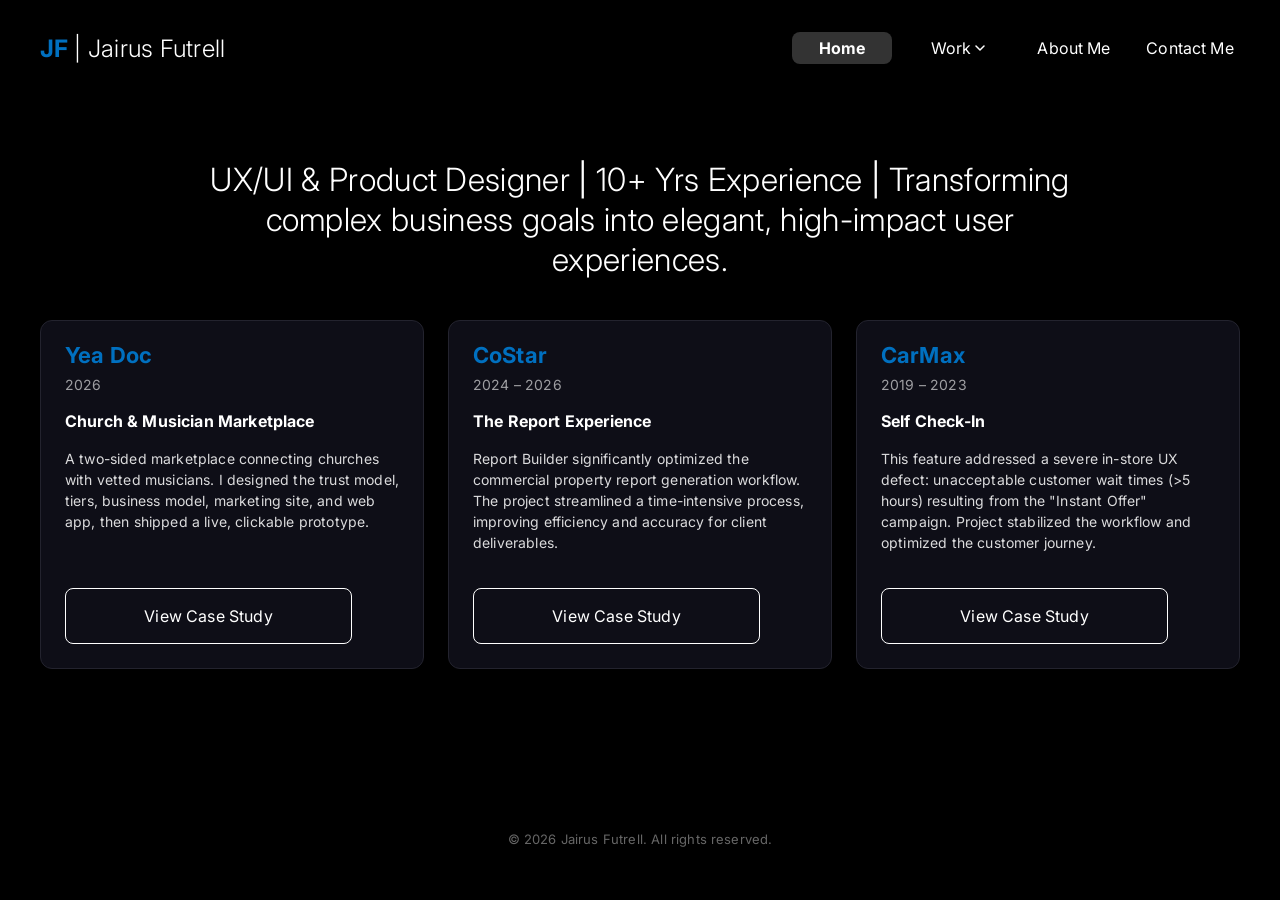
<file: index.html>
<!DOCTYPE html>
<html lang="en">
<head>
<meta charset="UTF-8">
<meta name="viewport" content="width=device-width, initial-scale=1.0">
<title>Jairus Futell — UX/UI &amp; Product Designer</title>
<link rel="preconnect" href="https://fonts.googleapis.com">
<link rel="preconnect" href="https://fonts.gstatic.com" crossorigin>
<link href="https://fonts.googleapis.com/css2?family=Inter:wght@300;400;700&display=swap" rel="stylesheet">
<link rel="stylesheet" href="assets/styles.css">
</head>
<body>

<header class="site-header">
  <a href="index.html" class="logo"><span class="jf">JF</span><span class="name">| Jairus Futrell</span></a>
  <button class="nav-toggle-mobile" aria-label="Toggle menu">
    <svg width="24" height="24" viewBox="0 0 24 24" fill="none"><path d="M3 6h18M3 12h18M3 18h18" stroke="currentColor" stroke-width="2" stroke-linecap="round"/></svg>
  </button>
  <nav class="main-nav">
    <div class="nav-item active"><a href="index.html" class="nav-link">Home</a></div>
    <div class="nav-item has-dropdown">
      <button class="nav-trigger">Work <svg viewBox="0 0 10 6" fill="none"><path d="M1 1l4 4 4-4" stroke="currentColor" stroke-width="1.5" stroke-linecap="round" stroke-linejoin="round"/></svg></button>
      <div class="dropdown">
        <a href="work-yeadoc.html">Yea Doc Case Study</a>
        <a href="work-costar.html">CoStar Case Study</a>
        <a href="work-carmax.html">CarMax Case Study</a>
      </div>
    </div>
    <div class="nav-item"><a href="about.html" class="nav-link">About Me</a></div>
    <div class="nav-item"><a href="contact.html" class="nav-link">Contact Me</a></div>
  </nav>
</header>

<main class="page-container">

  <section class="hero">
    <h1>UX/UI &amp; Product Designer <strong>|</strong> 10+ Yrs Experience <strong>|</strong> Transforming complex business goals into elegant, high-impact user experiences.</h1>
  </section>

  <section class="card-grid">

    <article class="project-card">
      <div class="card-title">Yea Doc</div>
      <div class="card-year">2026</div>
      <div class="card-role">Church &amp; Musician Marketplace</div>
      <div class="card-copy">A two-sided marketplace connecting churches with vetted musicians. I designed the trust model, tiers, business model, marketing site, and web app, then shipped a live, clickable prototype.</div>
      <a href="work-yeadoc.html" class="card-btn">View Case Study</a>
    </article>

    <article class="project-card">
      <div class="card-title">CoStar</div>
      <div class="card-year">2024 – 2026</div>
      <div class="card-role">The Report Experience</div>
      <div class="card-copy">Report Builder significantly optimized the commercial property report generation workflow. The project streamlined a time-intensive process, improving efficiency and accuracy for client deliverables.</div>
      <a href="work-costar.html" class="card-btn">View Case Study</a>
    </article>

    <article class="project-card">
      <div class="card-title">CarMax</div>
      <div class="card-year">2019 – 2023</div>
      <div class="card-role">Self Check-In</div>
      <div class="card-copy">This feature addressed a severe in-store UX defect: unacceptable customer wait times (&gt;5 hours) resulting from the "Instant Offer" campaign. Project stabilized the workflow and optimized the customer journey.</div>
      <a href="work-carmax.html" class="card-btn">View Case Study</a>
    </article>


  </section>

</main>

<footer class="site-footer">© 2026 Jairus Futrell. All rights reserved.</footer>

<script src="assets/script.js"></script>
</body>
</html>
</file>
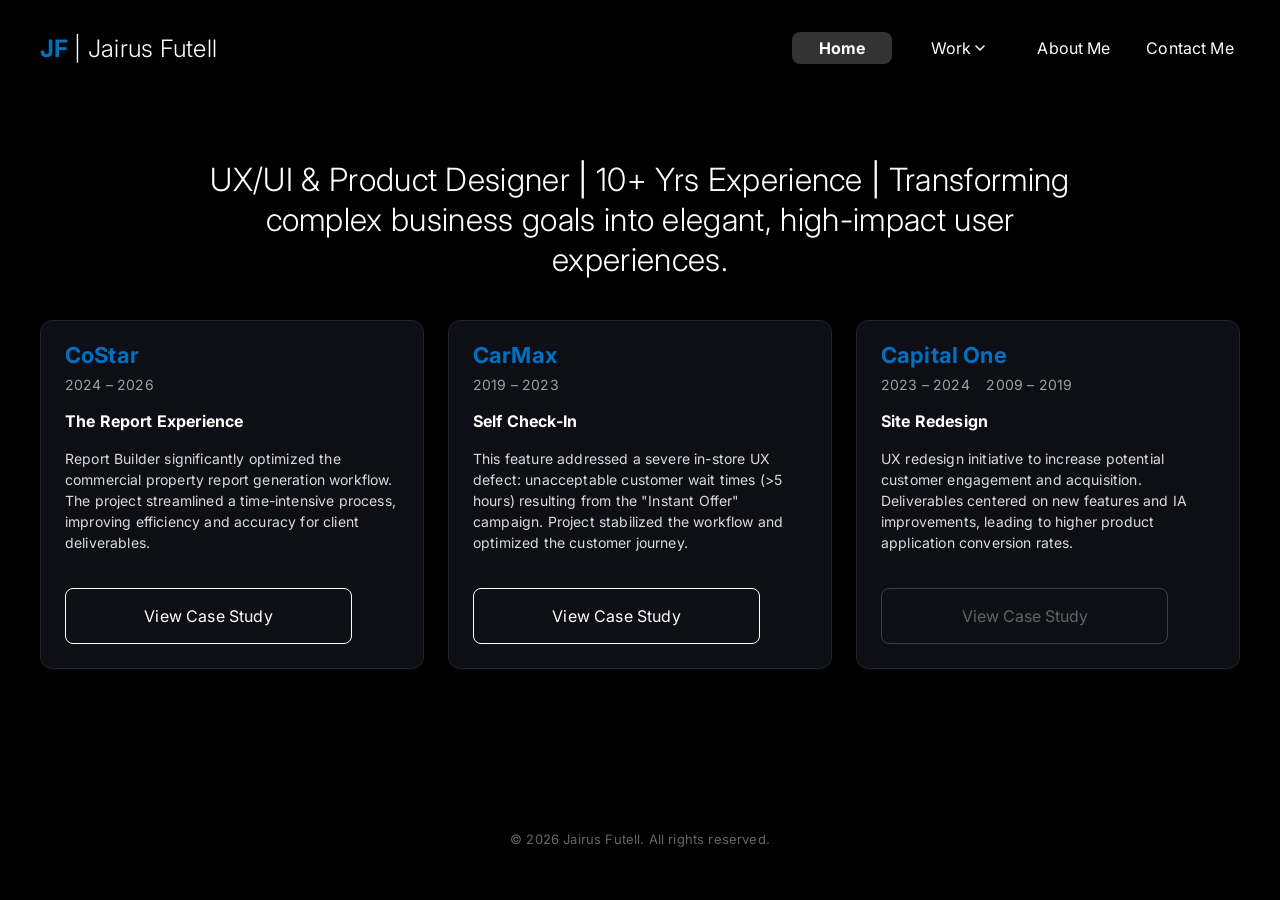
<file: website/index.html>
<!DOCTYPE html>
<html lang="en">
<head>
<meta charset="UTF-8">
<meta name="viewport" content="width=device-width, initial-scale=1.0">
<title>Jairus Futell — UX/UI &amp; Product Designer</title>
<link rel="preconnect" href="https://fonts.googleapis.com">
<link rel="preconnect" href="https://fonts.gstatic.com" crossorigin>
<link href="https://fonts.googleapis.com/css2?family=Inter:wght@300;400;700&display=swap" rel="stylesheet">
<link rel="stylesheet" href="assets/styles.css">
</head>
<body>

<header class="site-header">
  <a href="index.html" class="logo"><span class="jf">JF</span><span class="name">| Jairus Futell</span></a>
  <button class="nav-toggle-mobile" aria-label="Toggle menu">
    <svg width="24" height="24" viewBox="0 0 24 24" fill="none"><path d="M3 6h18M3 12h18M3 18h18" stroke="currentColor" stroke-width="2" stroke-linecap="round"/></svg>
  </button>
  <nav class="main-nav">
    <div class="nav-item active"><a href="index.html" class="nav-link">Home</a></div>
    <div class="nav-item has-dropdown">
      <button class="nav-trigger">Work <svg viewBox="0 0 10 6" fill="none"><path d="M1 1l4 4 4-4" stroke="currentColor" stroke-width="1.5" stroke-linecap="round" stroke-linejoin="round"/></svg></button>
      <div class="dropdown">
        <a href="work-costar.html">CoStar Case Study</a>
        <a href="work-carmax.html">CarMax Case Study</a>
      </div>
    </div>
    <div class="nav-item"><a href="about.html" class="nav-link">About Me</a></div>
    <div class="nav-item"><a href="contact.html" class="nav-link">Contact Me</a></div>
  </nav>
</header>

<main class="page-container">

  <section class="hero">
    <h1>UX/UI &amp; Product Designer <strong>|</strong> 10+ Yrs Experience <strong>|</strong> Transforming complex business goals into elegant, high-impact user experiences.</h1>
  </section>

  <section class="card-grid">

    <article class="project-card">
      <div class="card-title">CoStar</div>
      <div class="card-year">2024 – 2026</div>
      <div class="card-role">The Report Experience</div>
      <div class="card-copy">Report Builder significantly optimized the commercial property report generation workflow. The project streamlined a time-intensive process, improving efficiency and accuracy for client deliverables.</div>
      <a href="work-costar.html" class="card-btn">View Case Study</a>
    </article>

    <article class="project-card">
      <div class="card-title">CarMax</div>
      <div class="card-year">2019 – 2023</div>
      <div class="card-role">Self Check-In</div>
      <div class="card-copy">This feature addressed a severe in-store UX defect: unacceptable customer wait times (&gt;5 hours) resulting from the "Instant Offer" campaign. Project stabilized the workflow and optimized the customer journey.</div>
      <a href="work-carmax.html" class="card-btn">View Case Study</a>
    </article>

    <article class="project-card">
      <div class="card-title">Capital One</div>
      <div class="card-year">2023 – 2024 &nbsp;&nbsp; 2009 – 2019</div>
      <div class="card-role">Site Redesign</div>
      <div class="card-copy">UX redesign initiative to increase potential customer engagement and acquisition. Deliverables centered on new features and IA improvements, leading to higher product application conversion rates.</div>
      <button class="card-btn" disabled>View Case Study</button>
    </article>

  </section>

</main>

<footer class="site-footer">© 2026 Jairus Futell. All rights reserved.</footer>

<script src="assets/script.js"></script>
</body>
</html>
</file>
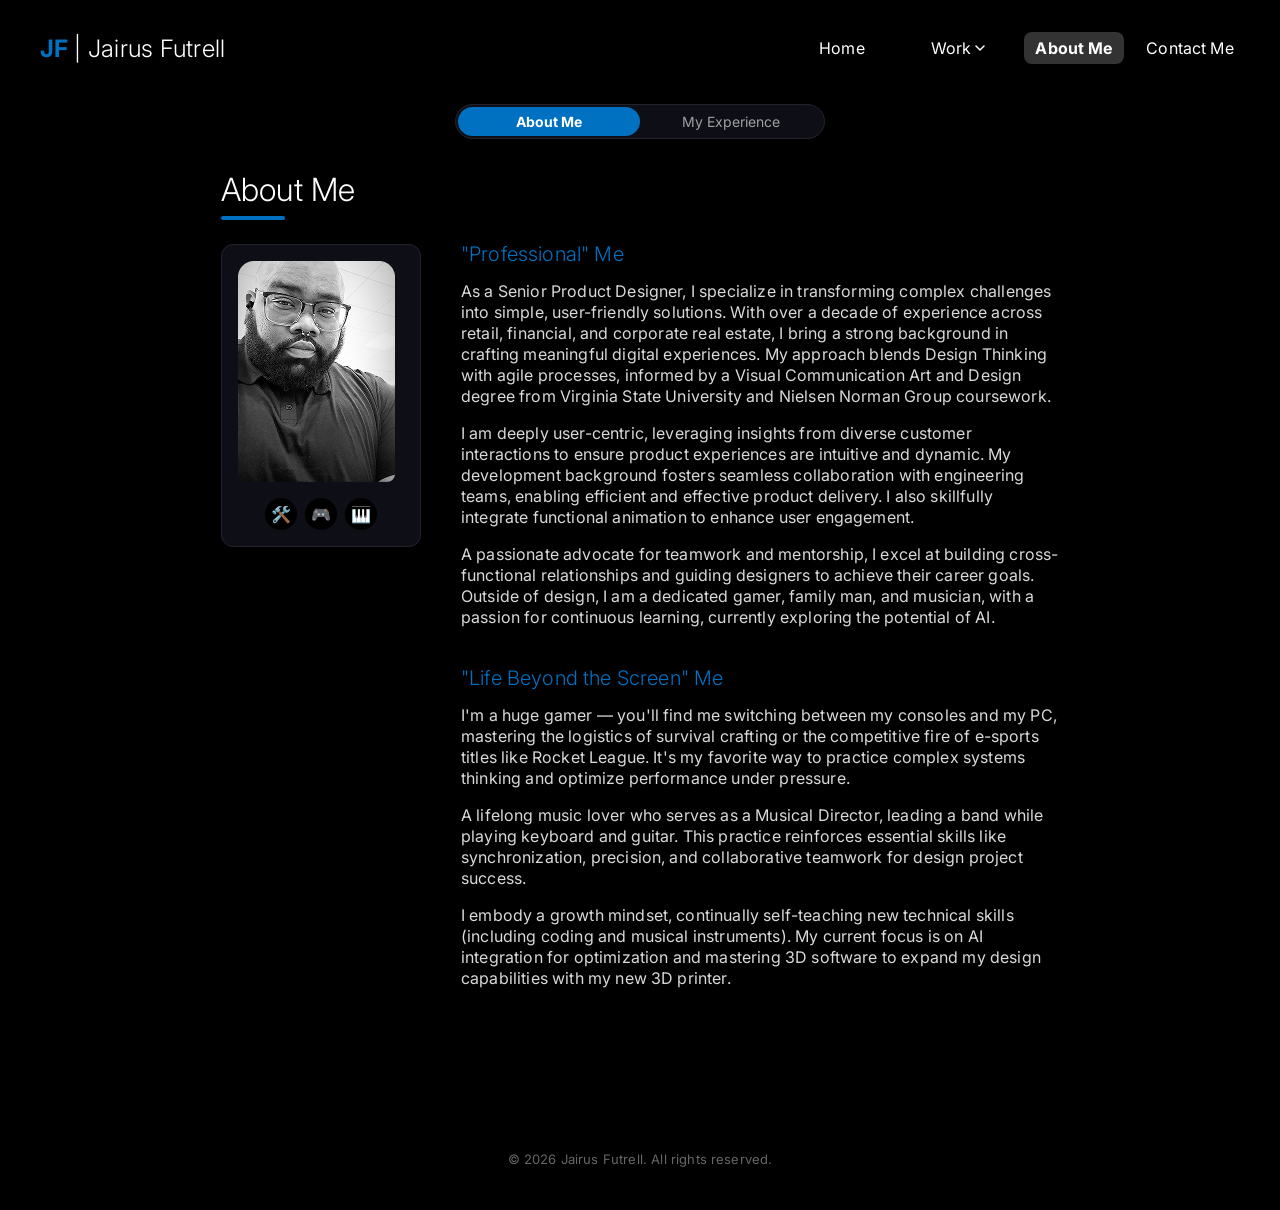
<file: about.html>
<!DOCTYPE html>
<html lang="en">
<head>
<meta charset="UTF-8">
<meta name="viewport" content="width=device-width, initial-scale=1.0">
<title>About Me — Jairus Futell</title>
<link rel="preconnect" href="https://fonts.googleapis.com">
<link rel="preconnect" href="https://fonts.gstatic.com" crossorigin>
<link href="https://fonts.googleapis.com/css2?family=Inter:wght@300;400;700&display=swap" rel="stylesheet">
<link rel="stylesheet" href="assets/styles.css">
</head>
<body>

<header class="site-header">
  <a href="index.html" class="logo"><span class="jf">JF</span><span class="name">| Jairus Futrell</span></a>
  <button class="nav-toggle-mobile" aria-label="Toggle menu">
    <svg width="24" height="24" viewBox="0 0 24 24" fill="none"><path d="M3 6h18M3 12h18M3 18h18" stroke="currentColor" stroke-width="2" stroke-linecap="round"/></svg>
  </button>
  <nav class="main-nav">
    <div class="nav-item"><a href="index.html" class="nav-link">Home</a></div>
    <div class="nav-item has-dropdown">
      <button class="nav-trigger">Work <svg viewBox="0 0 10 6" fill="none"><path d="M1 1l4 4 4-4" stroke="currentColor" stroke-width="1.5" stroke-linecap="round" stroke-linejoin="round"/></svg></button>
      <div class="dropdown">
        <a href="work-yeadoc.html">Yea Doc Case Study</a>
        <a href="work-costar.html">CoStar Case Study</a>
        <a href="work-carmax.html">CarMax Case Study</a>
      </div>
    </div>
    <div class="nav-item active"><a href="about.html" class="nav-link">About Me</a></div>
    <div class="nav-item"><a href="contact.html" class="nav-link">Contact Me</a></div>
  </nav>
</header>

<main class="page-container">

  <div class="toggle-wrap">
    <div class="toggle" data-active="0">
      <div class="toggle-highlight"></div>
      <button class="toggle-option active" data-target="about">About Me</button>
      <button class="toggle-option" data-target="experience">My Experience</button>
    </div>
  </div>

  <!-- ABOUT ME PANEL -->
  <section data-panel="about">
    <div class="page-title-block">
      <h1>About Me</h1>
      <div class="rule"></div>
    </div>

    <div class="about-grid">
      <div>
        <div class="about-photo">
          <img src="assets\jairus-pic.png" alt="Jairus Futrell">
          <div class="about-icons">
            <span title="Design tools">🛠️</span>
            <span title="Gaming">🎮</span>
            <span title="Music">🎹</span>
          </div>
        </div>
      </div>

      <div class="about-copy">
        <div class="block">
          <h2>"Professional" Me</h2>
          <p>As a Senior Product Designer, I specialize in transforming complex challenges into simple, user-friendly solutions. With over a decade of experience across retail, financial, and corporate real estate, I bring a strong background in crafting meaningful digital experiences. My approach blends Design Thinking with agile processes, informed by a Visual Communication Art and Design degree from Virginia State University and Nielsen Norman Group coursework.</p>
          <p>I am deeply user-centric, leveraging insights from diverse customer interactions to ensure product experiences are intuitive and dynamic. My development background fosters seamless collaboration with engineering teams, enabling efficient and effective product delivery. I also skillfully integrate functional animation to enhance user engagement.</p>
          <p>A passionate advocate for teamwork and mentorship, I excel at building cross-functional relationships and guiding designers to achieve their career goals. Outside of design, I am a dedicated gamer, family man, and musician, with a passion for continuous learning, currently exploring the potential of AI.</p>
        </div>

        <div class="block">
          <h2>"Life Beyond the Screen" Me</h2>
          <p>I'm a huge gamer — you'll find me switching between my consoles and my PC, mastering the logistics of survival crafting or the competitive fire of e-sports titles like Rocket League. It's my favorite way to practice complex systems thinking and optimize performance under pressure.</p>
          <p>A lifelong music lover who serves as a Musical Director, leading a band while playing keyboard and guitar. This practice reinforces essential skills like synchronization, precision, and collaborative teamwork for design project success.</p>
          <p>I embody a growth mindset, continually self-teaching new technical skills (including coding and musical instruments). My current focus is on AI integration for optimization and mastering 3D software to expand my design capabilities with my new 3D printer.</p>
        </div>
      </div>
    </div>
  </section>

  <!-- MY EXPERIENCE PANEL -->
  <section data-panel="experience" style="display:none;">
    <div class="page-title-block">
      <h1>Work Experience</h1>
      <div class="rule"></div>
    </div>

    <div class="job">
      <h2>Professional Summary</h2>
      <p>Product Designer with over a decade of experience translating complex, data-heavy enterprise workflows into intuitive, human-centered digital experiences. Proven track record leading zero-to-one product initiatives and continuous enhancements across financial and enterprise platforms. Skilled in aligning UX strategy with engineering and product teams, conducting rigorous user research, scaling accessible design systems, and mentoring design talent to deliver high-impact business outcomes.</p>
    </div>

    <div class="job">
      <h2>Core Compentencies</h2>
      <ul>
        <li><strong>Design & Strategy:</strong> Human-Centered Design (HCD), Enterprise UX/UI, Zero-to-One Initiatives, Data-Driven Workflows, Prototyping & Storytelling, Design Systems & Governance</li>
        <li><strong>Research & Discovery:</strong> Usability Testing, User Journey Mapping, Heuristic Audits, Stakeholder Discovery, Information Architecture, Accessibility (WCAG)</li>
        <li><strong>Leadership & Execution:</strong> Cross-Functional Squad Leadership, Agile/DevOps Collaboration, Career Advisory & Mentorship, Stakeholder Presentations, Design Ops</li>
        <li><strong>Tools & Technologies:</strong> Figma, Adobe Creative Suite, Sketch, HTML/CSS/JavaScript, Design Tokens, Webflow, Azure DevOps, Microsoft 360</li>
      </ul>
    </div>

     <div class="job">
      <h2>Sr. Product Designer, CoStar</h2>
      <div class="dates">Nov 2025 – June 2026 (1.5 year)</div>
      <ul>
        <li>Spearheaded end-to-end discovery, architecture, and delivery of the enterprise Report Experience platform, transforming complex, data-intensive workflows into an intuitive self-service ecosystem that improved user task efficiency by 45%.</li>
        <li>Partnered closely with product owners, technical leads, and engineering teams to translate platform strategy into scalable, user-centered design solutions.</li>
        <li>Formulated and maintained wireframes, storyboards, interaction specs, and high-fidelity interactive Figma prototypes to communicate design intent and system behaviors.</li>
        <li>Audited and evolved the core design system component library in Figma, ensuring visual consistency, strict accessibility standards, and seamless developer handoff across multi-disciplinary squads.</li>
        <li>Planned and facilitated usability testing sessions, synthesizing qualitative user feedback and quantitative data into actionable iterative enhancements.</li>
        <li>Mentored and coached product designers across squads through structured design reviews.</li>
      </ul>
    </div>

    <div class="job">
      <h2>Pr. Product Designer, Capital One</h2>
      <div class="dates">July 2023 – 2024 (1 year)</div>
      <ul>
        <li>Directed the zero-to-one design workstream for Passkeys, delivering human-first biometric authentication flows across mobile and web platforms.</li>
        <li>Partnered with product management and executive leadership to align quarterly OKRs, product roadmaps, and UX vision for complex security architectures.</li>
        <li>Designed contextual onboarding walkthroughs and micro-interactions that demystified technical security concepts, driving high consumer adoption and self-service rates.</li>
        <li>Collaborated in agile environments alongside engineering leads to ensure design intent, edge cases, and accessibility requirements were upheld through final production deployment.</li>
        <li>Created animations to provide guidance for the use of new customer features.</li>
        <li>Served as a mentor to junior and mid-level designers, guiding professional development and fostering a collaborative design culture.</li>
      </ul>
    </div>

    <div class="job">
      <h2>Product Designer, CarMax</h2>
      <div class="dates">November 2019 – June 2023 (3.5 years)</div>
      <ul>
        <li>Lead designer responsible for launching and maintaining Offer Hub, an in-house product that helps CarMax obtain its inventory, through research, wireframing, and other design methods.</li>
        <li>Spearheaded the UX design of an omni-channel retail Self Check-In experience, optimizing multi-step customer workflows to reduce check-in wait times by 30% while scaling self-service usage.</li>
        <li>Worked with product manager to communicate research and designs with stakeholders and senior leadership.</li>
        <li>Led the team through priority conversations using design principles as a basis to finalize team goals.</li>
        <li>Mentored entry and mid-level designers.</li>
      </ul>
    </div>

    <div class="job">
      <h2>Sr UX/UI Designer, Capital One</h2>
      <div class="dates">June 2012 – November 2019 (8 years)</div>
      <ul>
        <li>Led UX/UI design across core consumer and small business servicing portals, translating intricate financial workflows into clean, accessible user experiences.</li>
        <li>Collaborated across multi-disciplinary squads to ship continuous, data-driven design enhancements that lowered drop-off rates and optimized transaction funnels.</li>
        <li>Served as the cross-functional liaison between design and engineering, architecting new user flows while executing front-end development tickets to eliminate sprint bottlenecks and safeguard project delivery timelines.</li>
      </ul>
    </div>
  </section>

</main>

<footer class="site-footer">© 2026 Jairus Futrell. All rights reserved.</footer>

<script src="assets/script.js"></script>
</body>
</html>
</file>
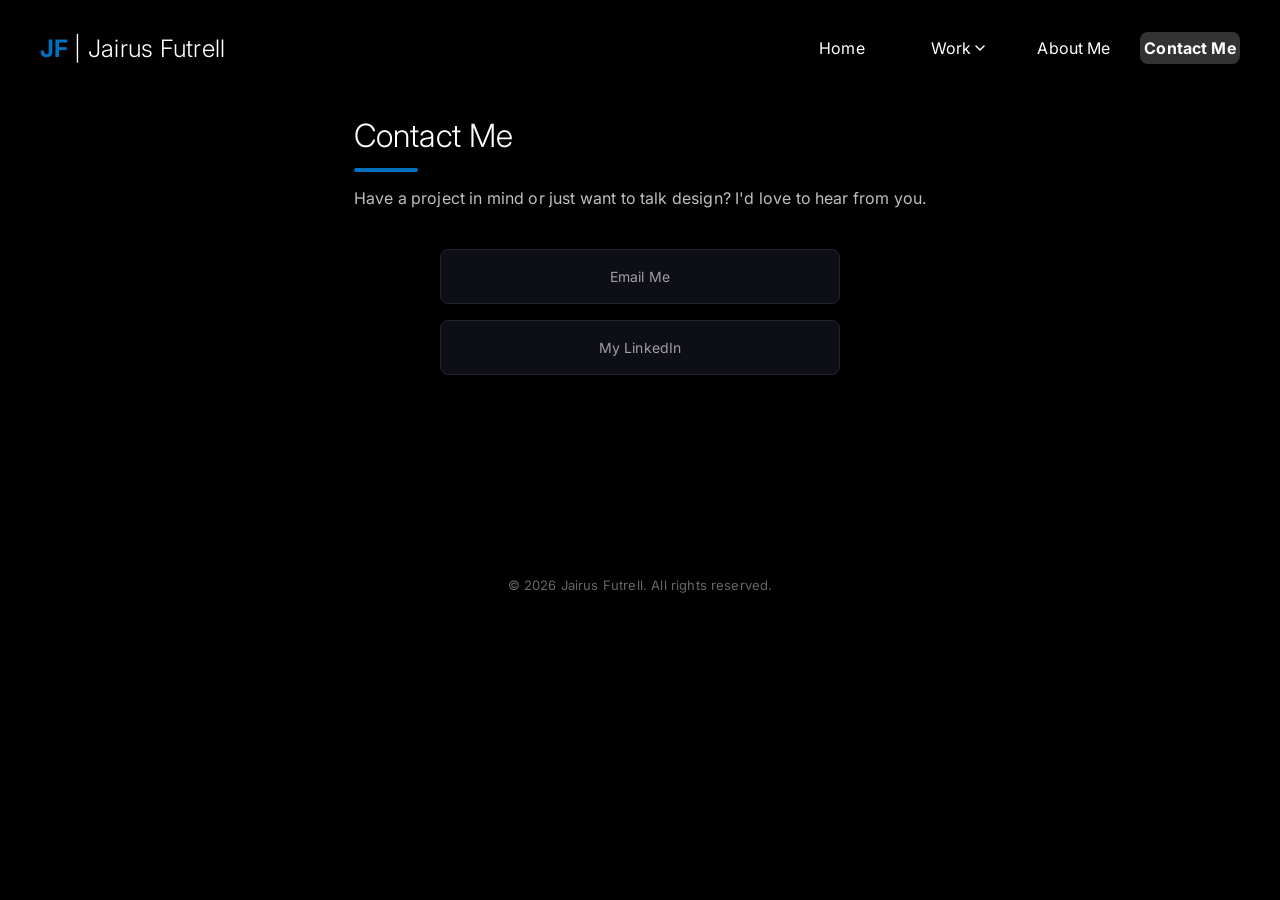
<file: contact.html>
<!DOCTYPE html>
<html lang="en">
<head>
<meta charset="UTF-8">
<meta name="viewport" content="width=device-width, initial-scale=1.0">
<title>Contact Me — Jairus Futell</title>
<link rel="preconnect" href="https://fonts.googleapis.com">
<link rel="preconnect" href="https://fonts.gstatic.com" crossorigin>
<link href="https://fonts.googleapis.com/css2?family=Inter:wght@300;400;700&display=swap" rel="stylesheet">
<link rel="stylesheet" href="assets/styles.css">
</head>
<body>

<header class="site-header">
  <a href="index.html" class="logo"><span class="jf">JF</span><span class="name">| Jairus Futrell</span></a>
  <button class="nav-toggle-mobile" aria-label="Toggle menu">
    <svg width="24" height="24" viewBox="0 0 24 24" fill="none"><path d="M3 6h18M3 12h18M3 18h18" stroke="currentColor" stroke-width="2" stroke-linecap="round"/></svg>
  </button>
  <nav class="main-nav">
    <div class="nav-item"><a href="index.html" class="nav-link">Home</a></div>
    <div class="nav-item has-dropdown">
      <button class="nav-trigger">Work <svg viewBox="0 0 10 6" fill="none"><path d="M1 1l4 4 4-4" stroke="currentColor" stroke-width="1.5" stroke-linecap="round" stroke-linejoin="round"/></svg></button>
      <div class="dropdown">
        <a href="work-yeadoc.html">Yea Doc Case Study</a>
        <a href="work-costar.html">CoStar Case Study</a>
        <a href="work-carmax.html">CarMax Case Study</a>
      </div>
    </div>
    <div class="nav-item"><a href="about.html" class="nav-link">About Me</a></div>
    <div class="nav-item active"><a href="contact.html" class="nav-link">Contact Me</a></div>
  </nav>
</header>

<main class="page-container">
  <div class="contact-wrap">
    <h1>Contact Me</h1>
    <div class="rule"></div>
    <p>Have a project in mind or just want to talk design? I'd love to hear from you.</p>

    <div class="contact-methods">
      <a class="contact-method" href="mailto:jairusfutrell@gmail.com">
        <span class="label">Email Me</span>
      </a>
      <a class="contact-method" href="https://www.linkedin.com/in/jairus-futrell-5275b8104/" target="_blank" rel="noopener">
        <span class="label">My LinkedIn</span>
      </a>
    </div>
  </div>
</main>

<footer class="site-footer">© 2026 Jairus Futrell. All rights reserved.</footer>

<script src="assets/script.js"></script>
</body>
</html>
</file>
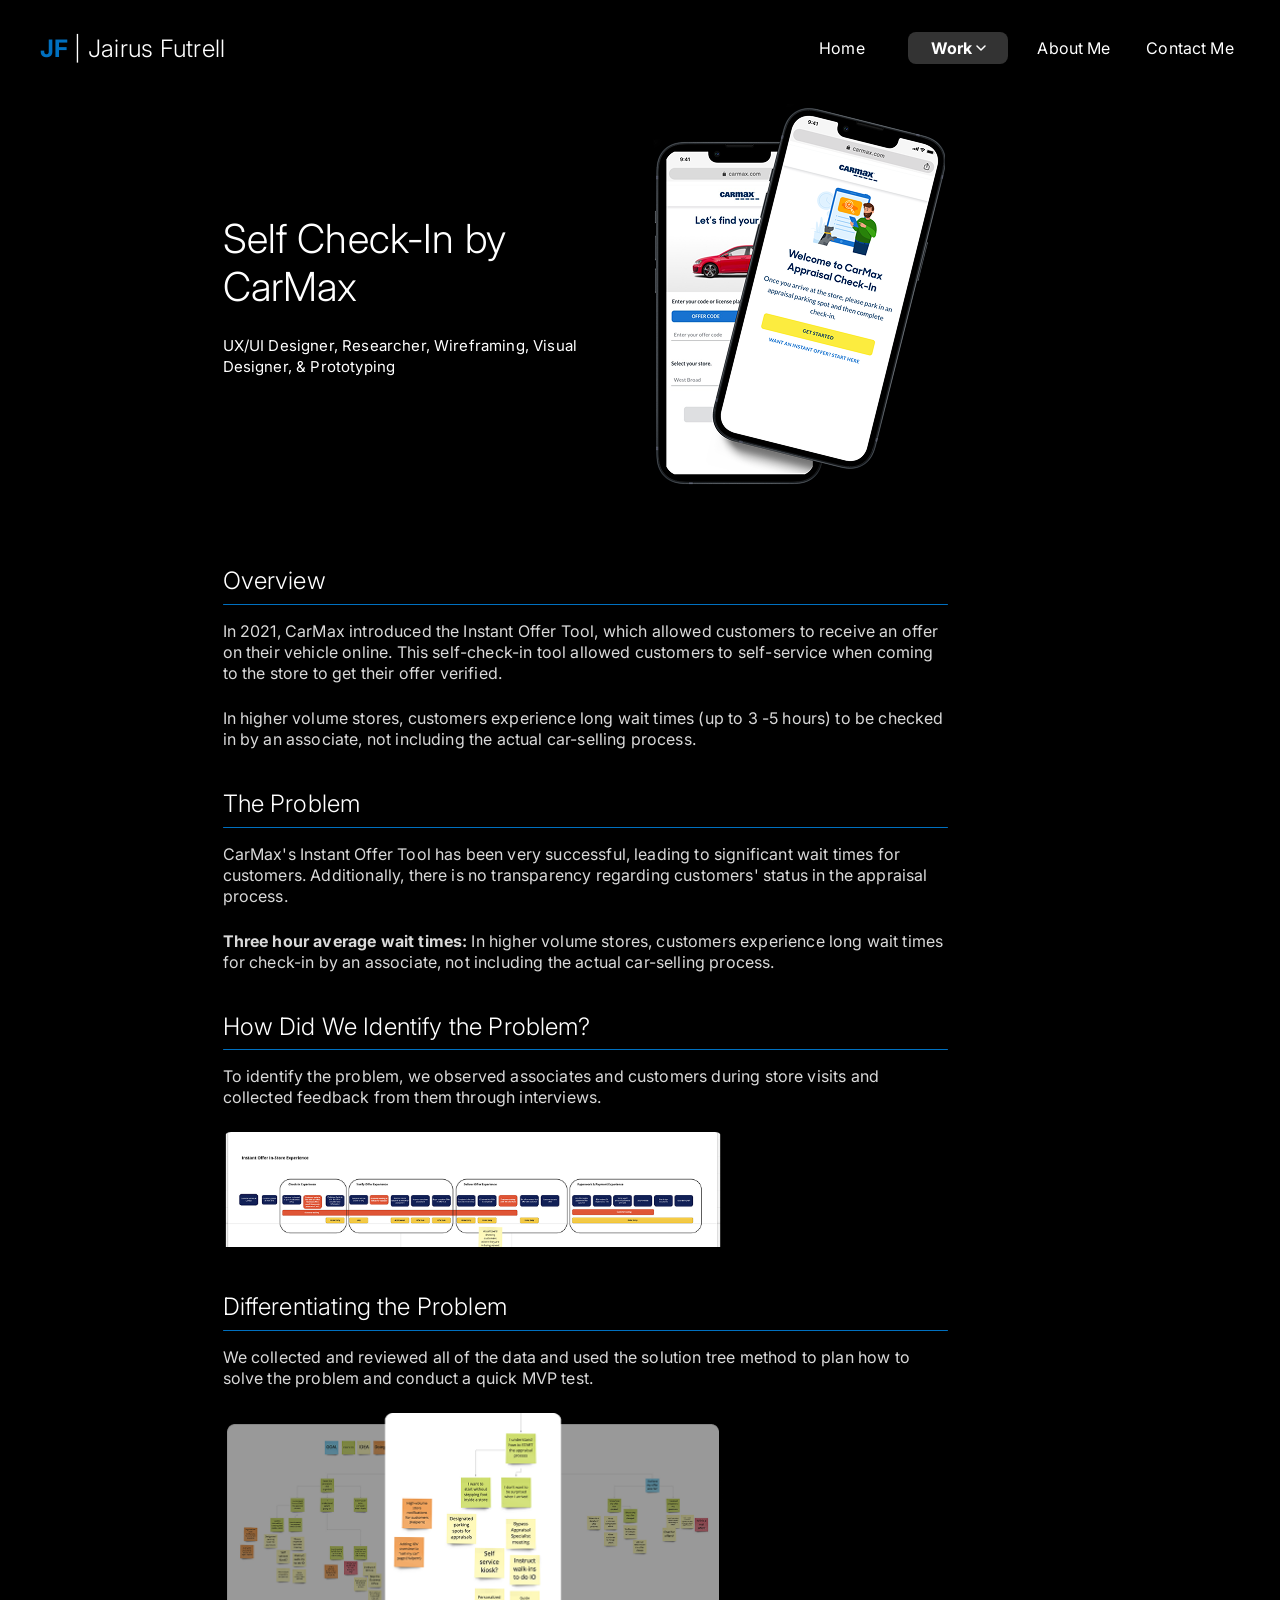
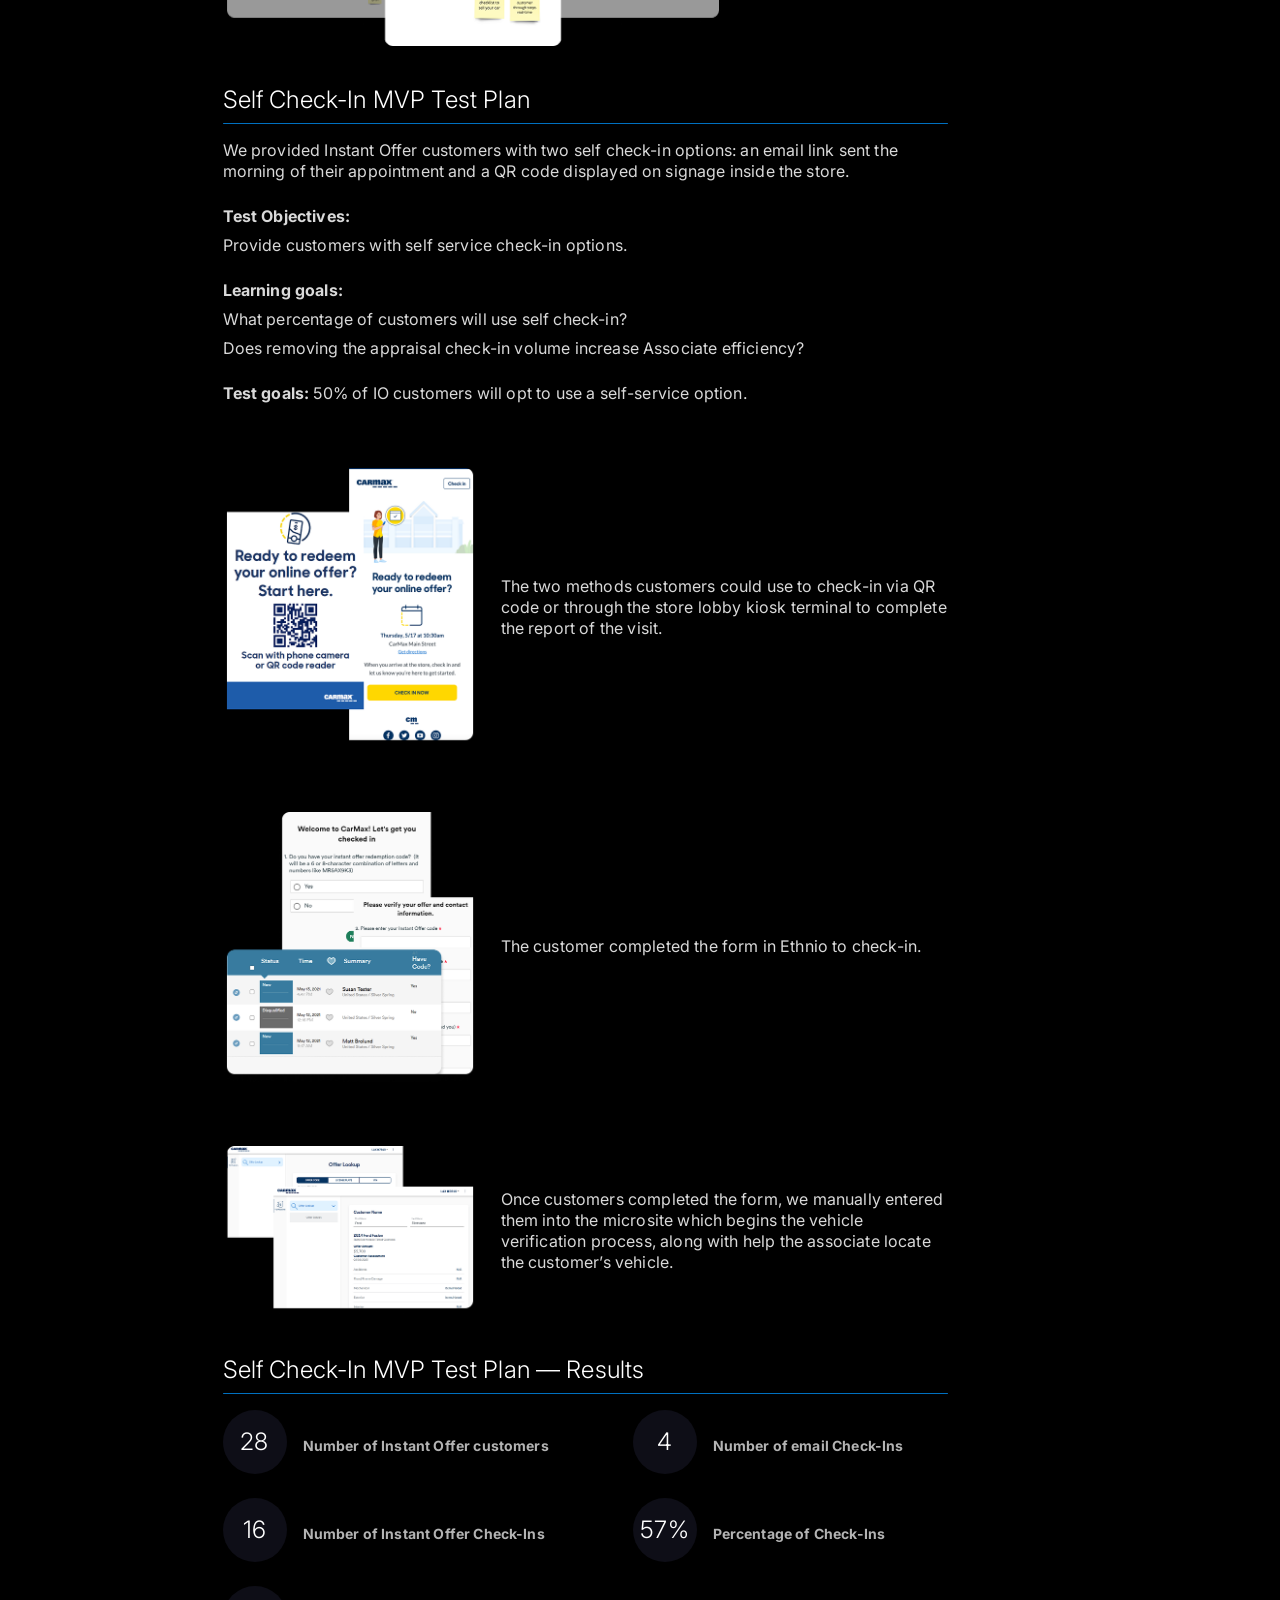
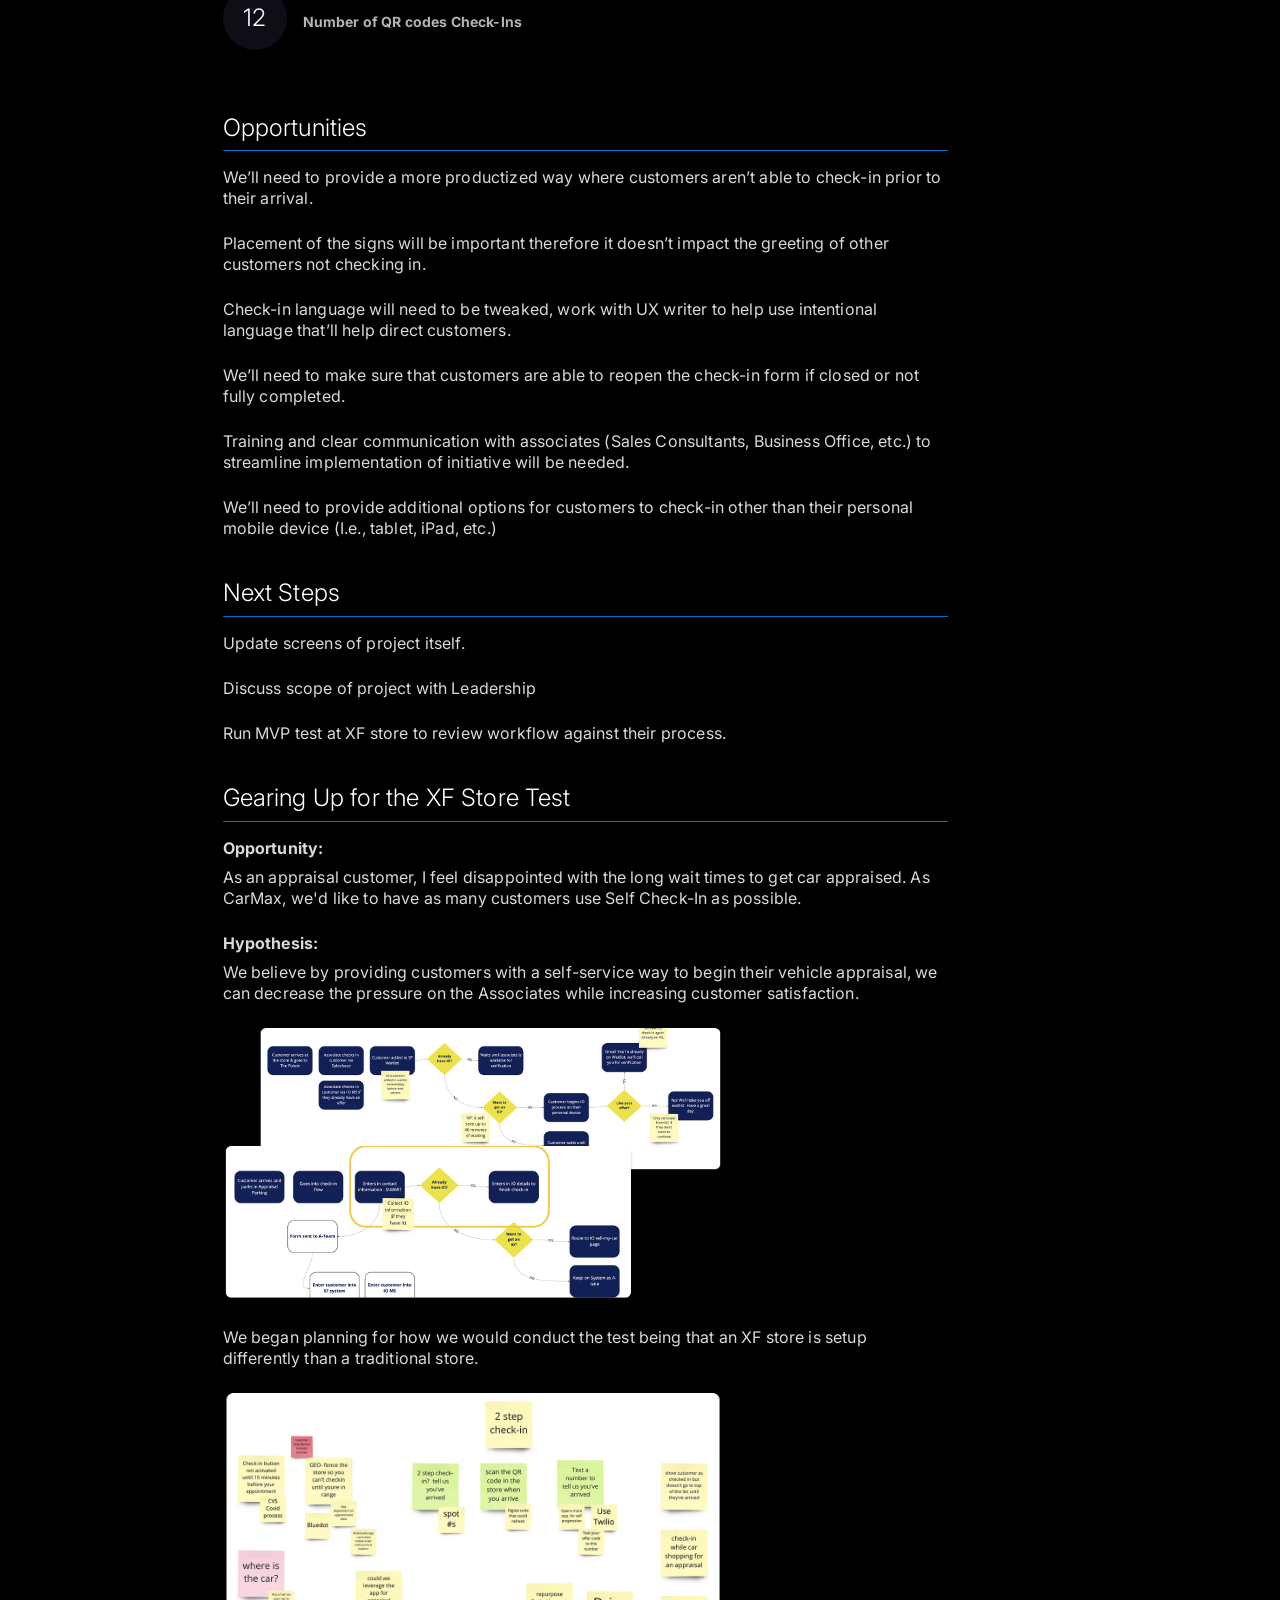
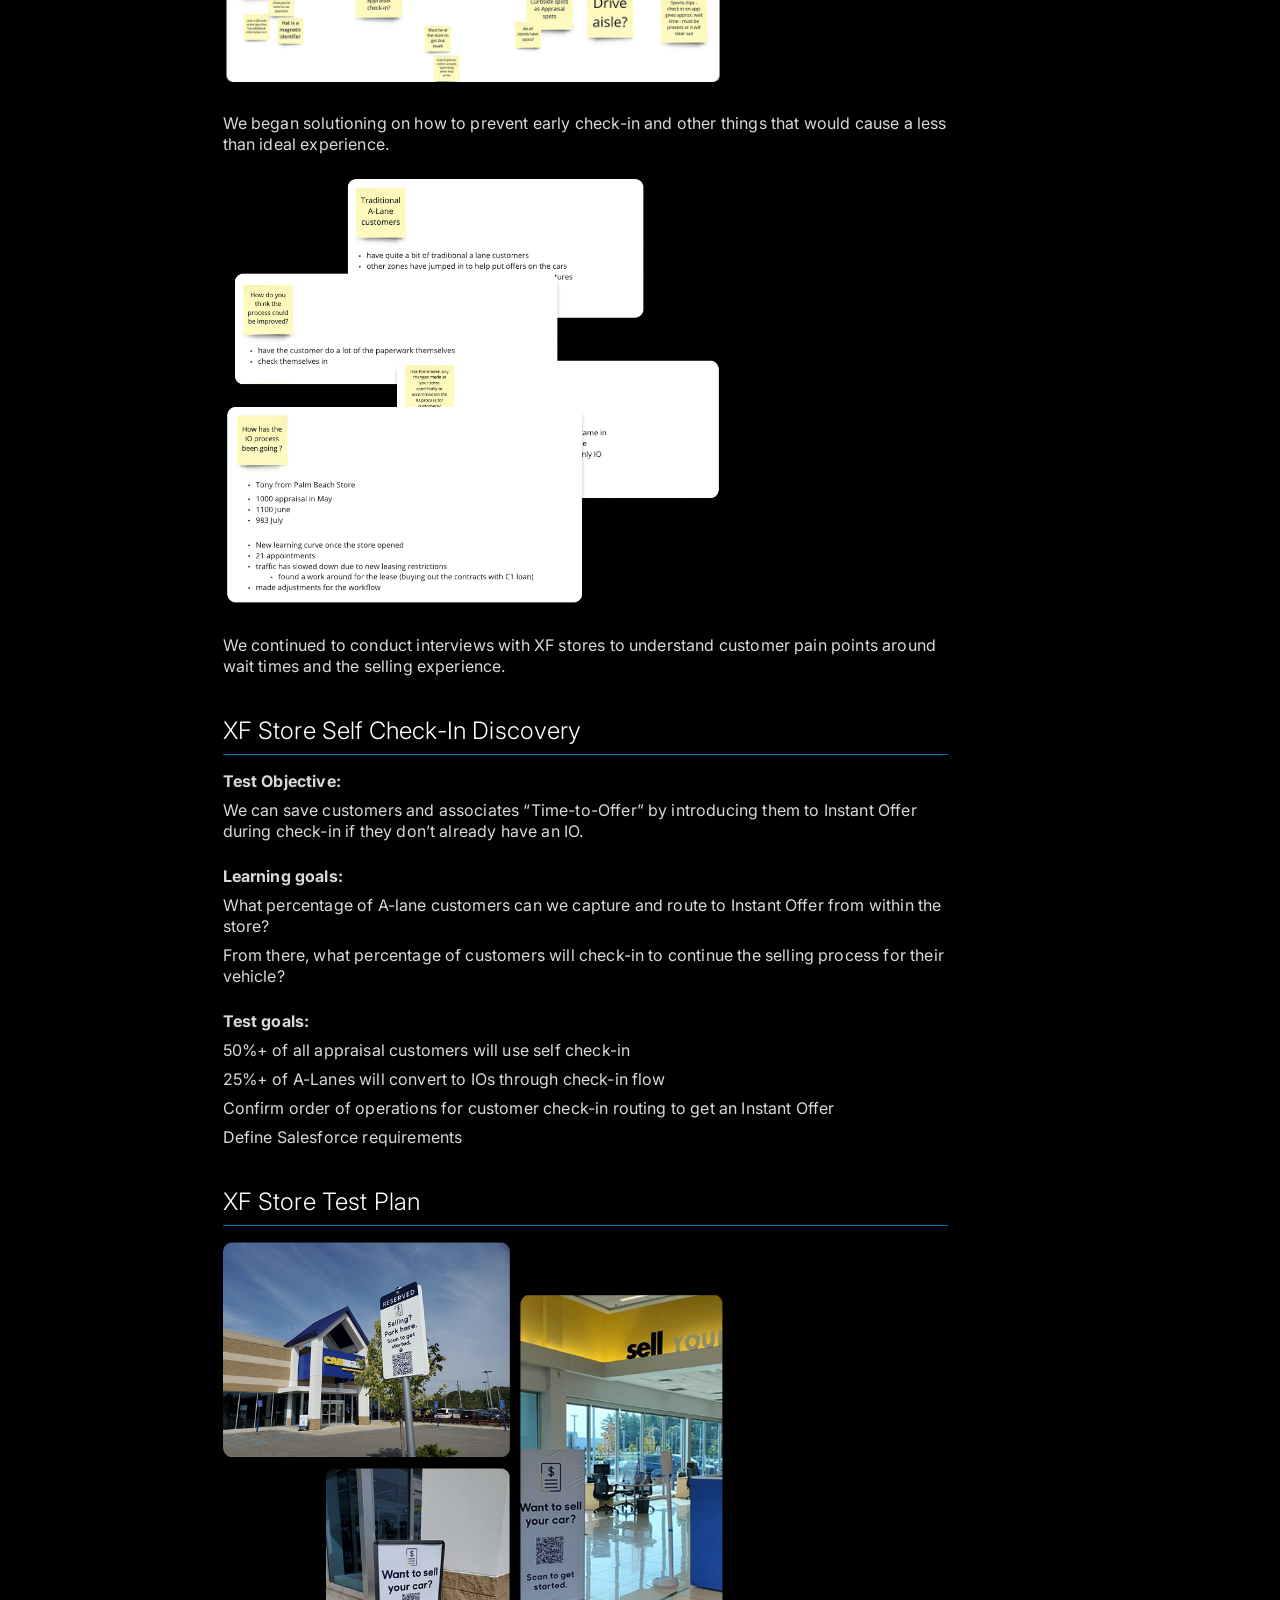
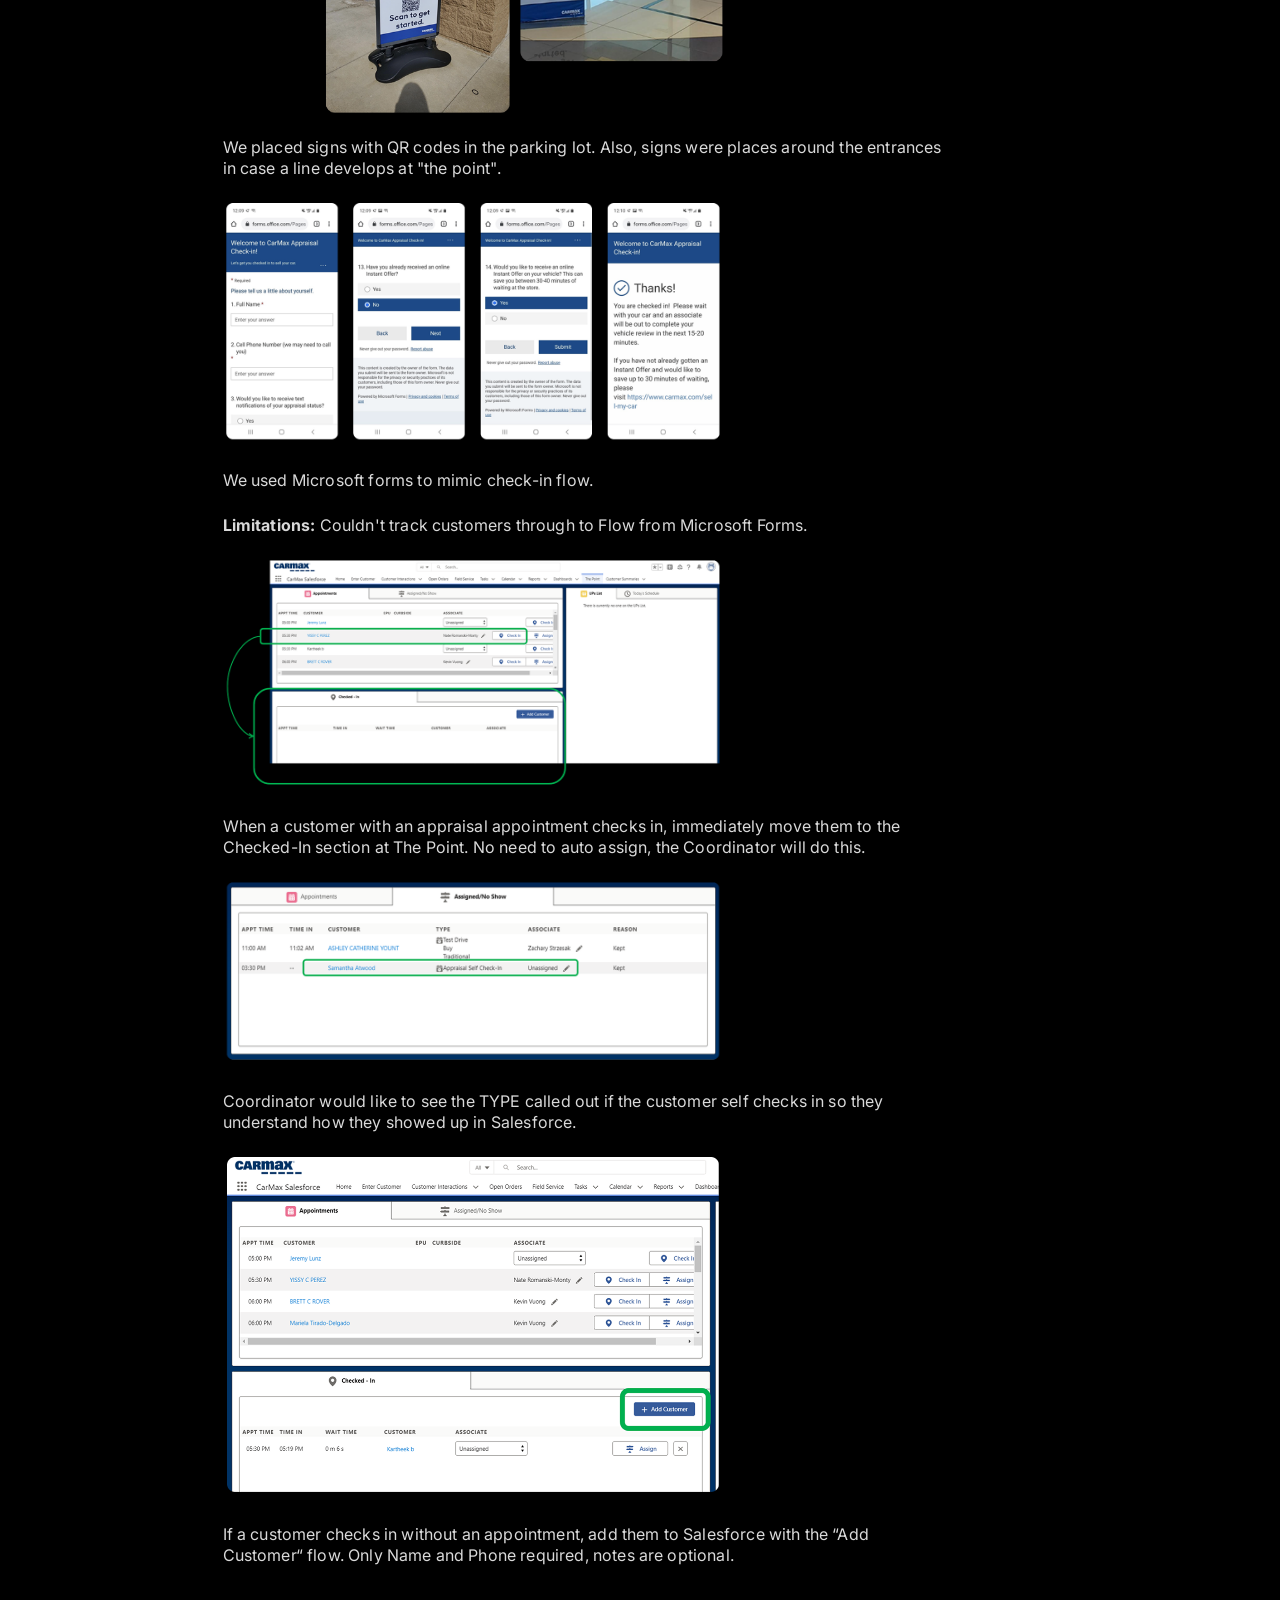
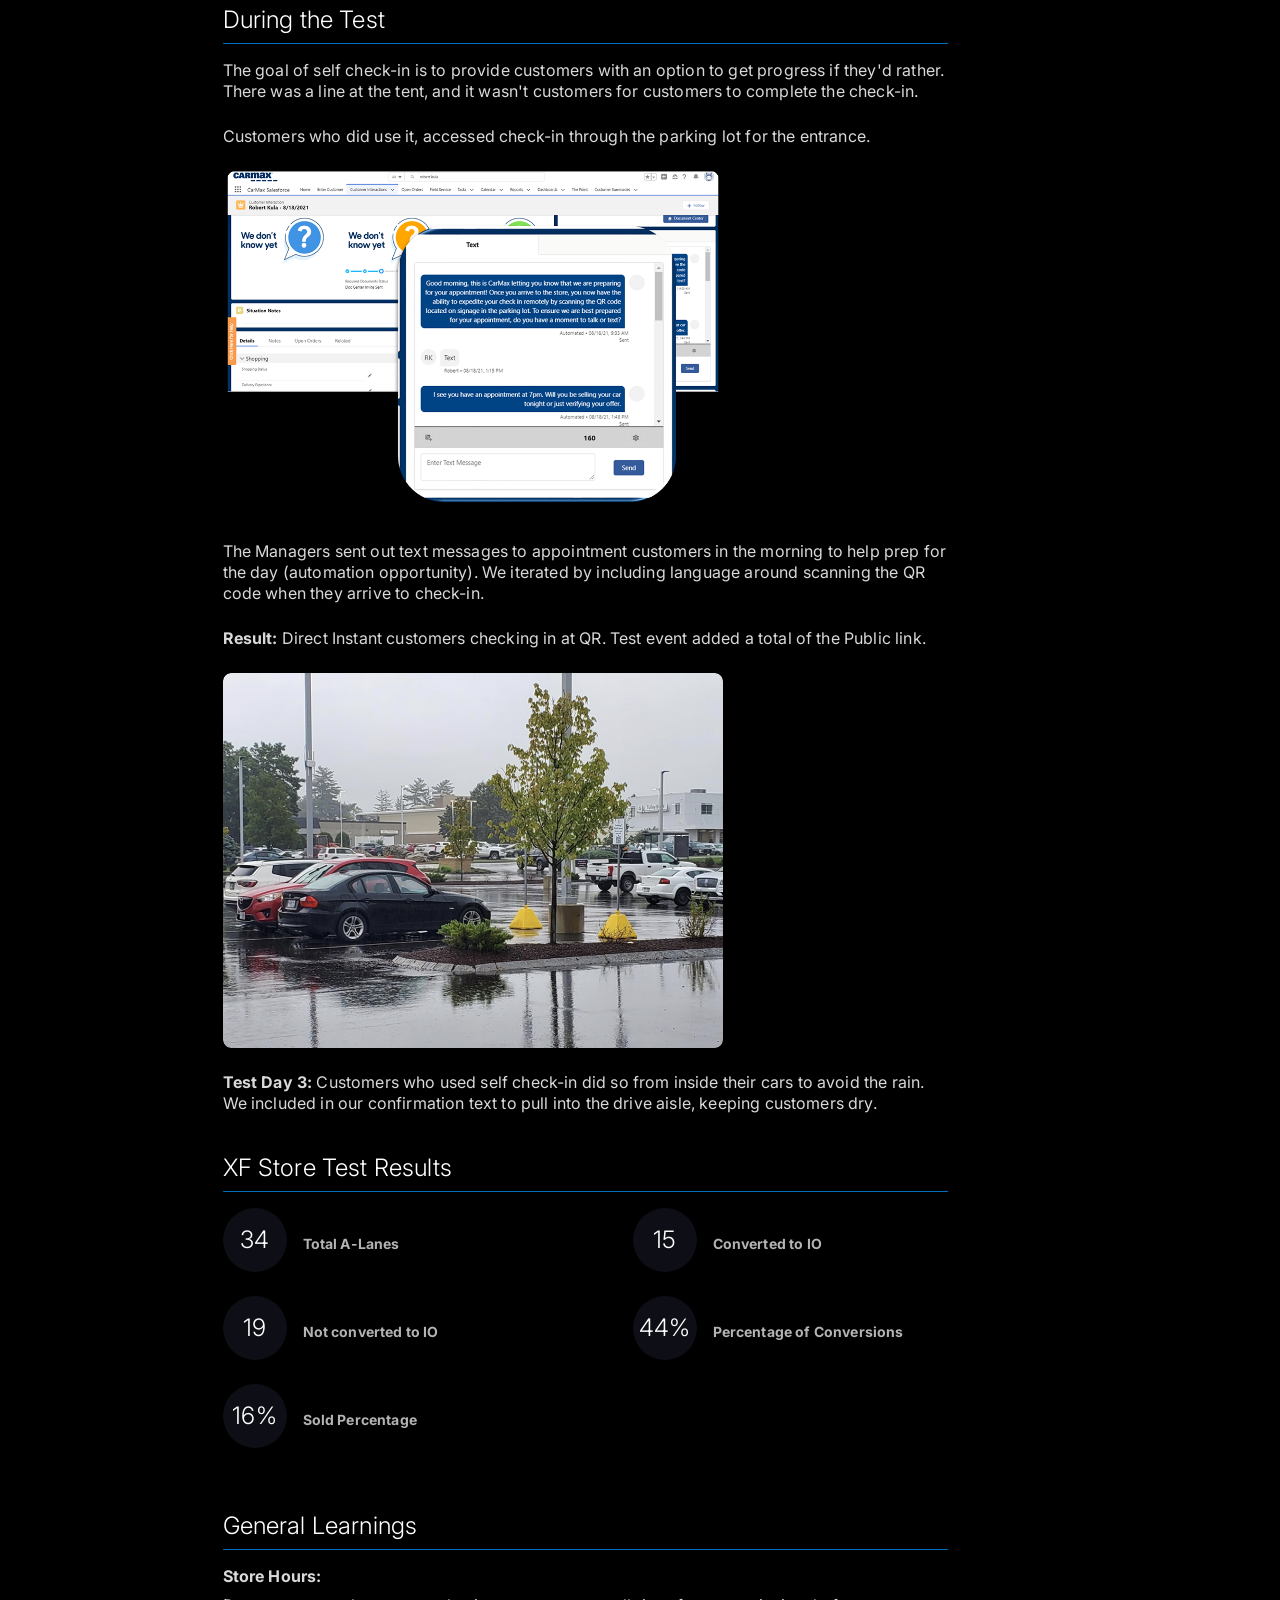
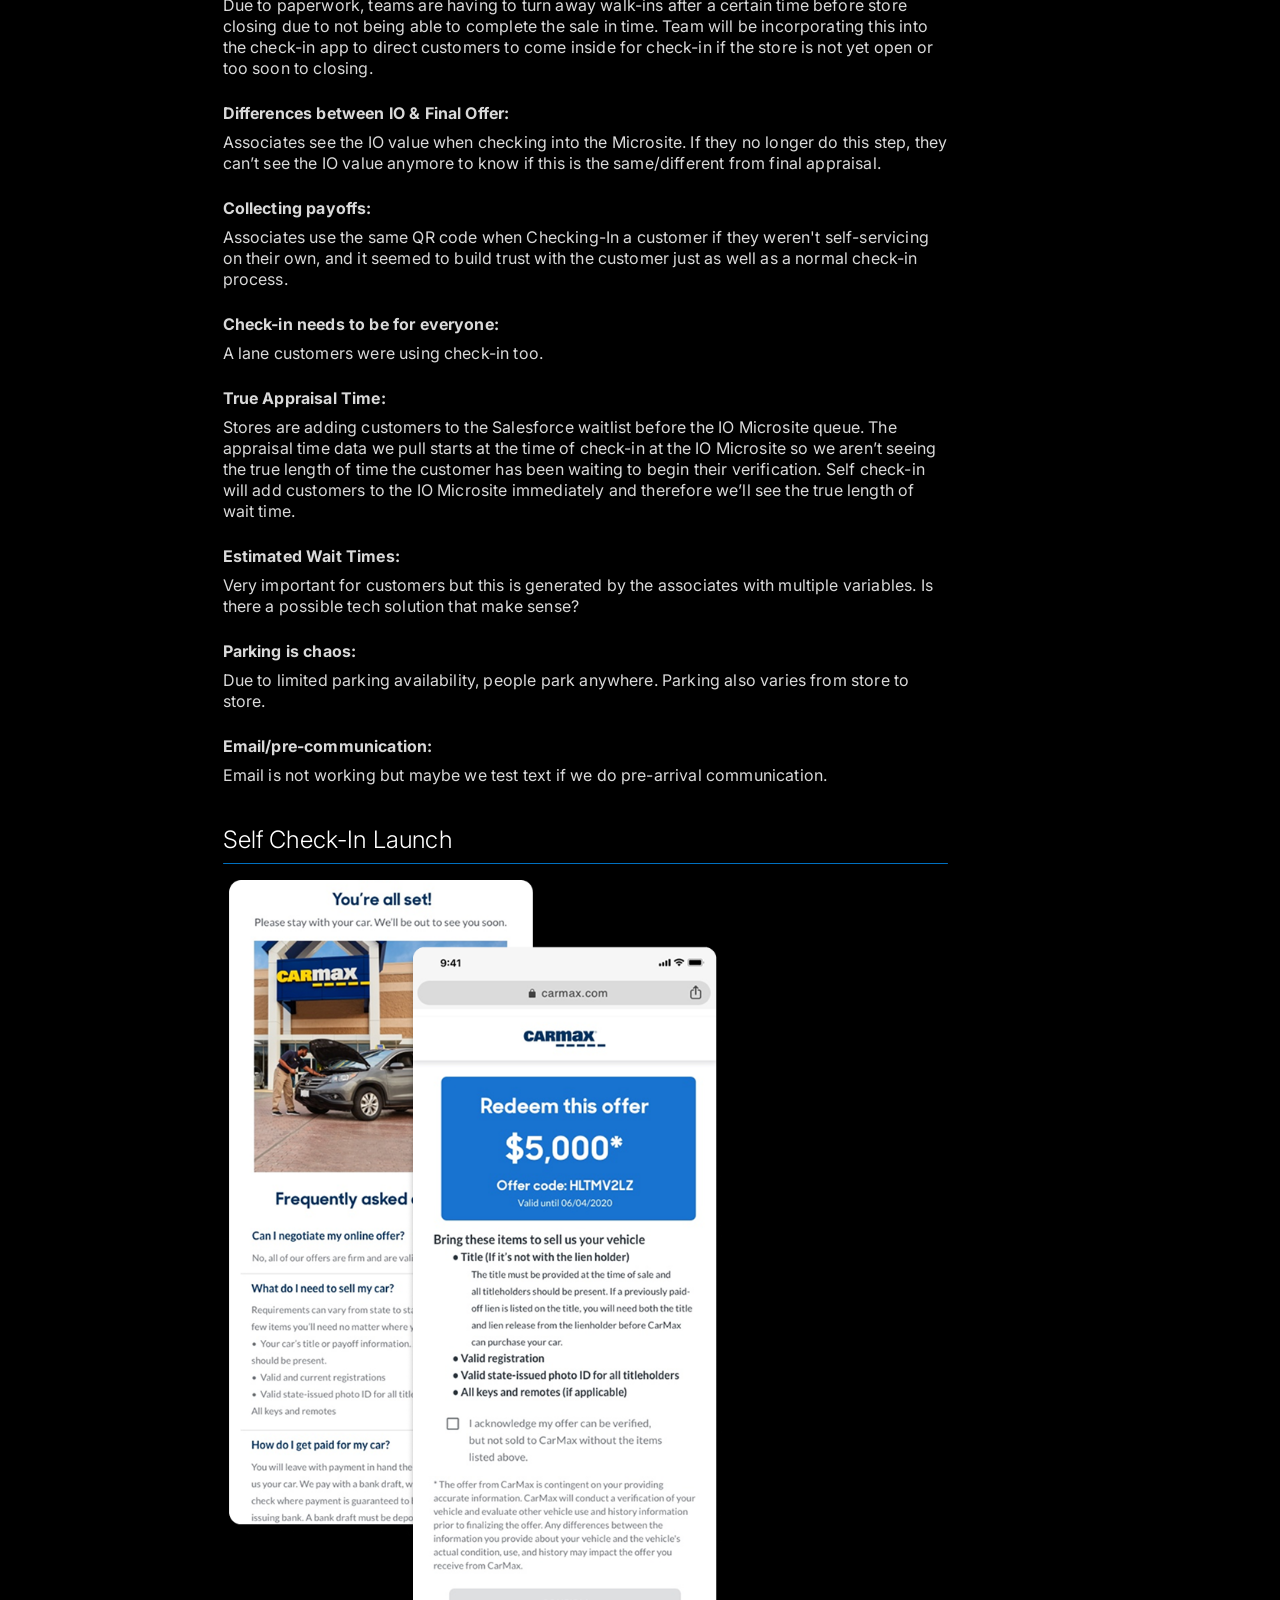
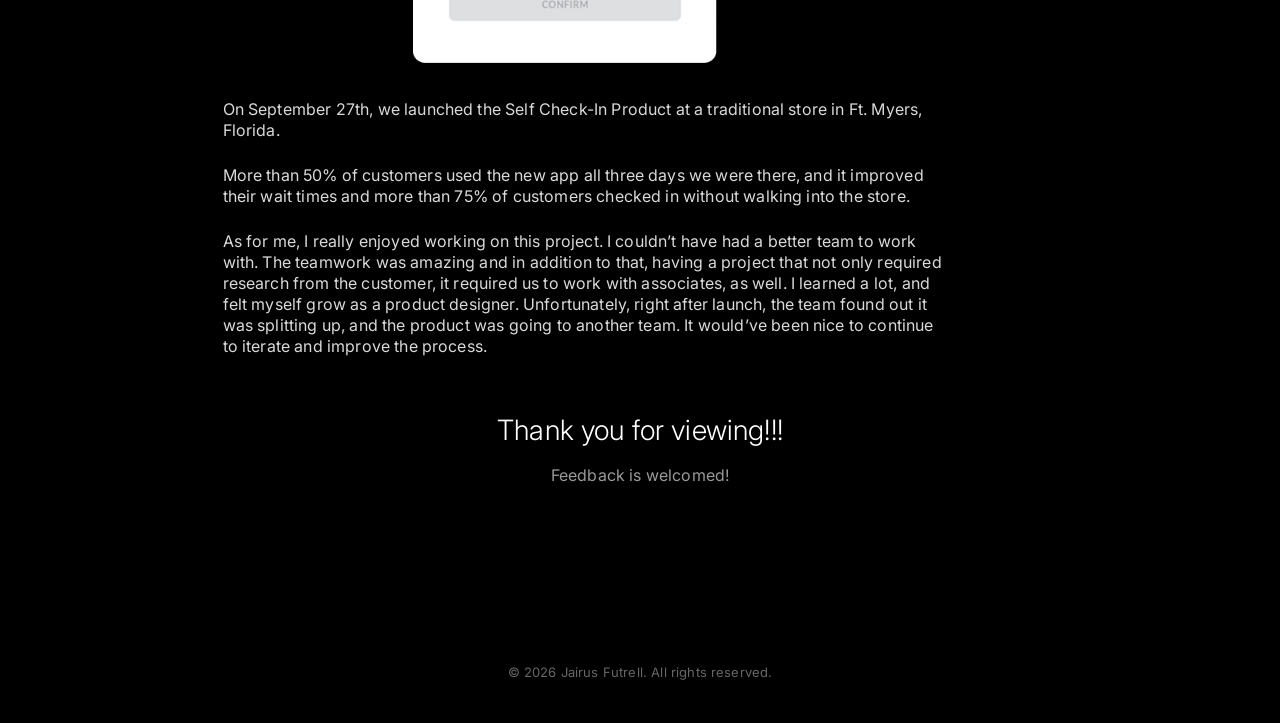
<file: work-carmax.html>
<!DOCTYPE html>
<html lang="en">
<head>
<meta charset="UTF-8">
<meta name="viewport" content="width=device-width, initial-scale=1.0">
<title>Self Check-In — CarMax | Jairus Futell</title>
<link rel="preconnect" href="https://fonts.googleapis.com">
<link rel="preconnect" href="https://fonts.gstatic.com" crossorigin>
<link href="https://fonts.googleapis.com/css2?family=Inter:wght@300;400;700&display=swap" rel="stylesheet">
<link rel="stylesheet" href="assets/styles.css">
</head>
<body>

<header class="site-header">
  <a href="index.html" class="logo"><span class="jf">JF</span><span class="name">| Jairus Futrell</span></a>
  <button class="nav-toggle-mobile" aria-label="Toggle menu">
    <svg width="24" height="24" viewBox="0 0 24 24" fill="none"><path d="M3 6h18M3 12h18M3 18h18" stroke="currentColor" stroke-width="2" stroke-linecap="round"/></svg>
  </button>
  <nav class="main-nav">
    <div class="nav-item"><a href="index.html" class="nav-link">Home</a></div>
    <div class="nav-item has-dropdown active">
      <button class="nav-trigger">Work <svg viewBox="0 0 10 6" fill="none"><path d="M1 1l4 4 4-4" stroke="currentColor" stroke-width="1.5" stroke-linecap="round" stroke-linejoin="round"/></svg></button>
      <div class="dropdown">
        <a href="work-yeadoc.html">Yea Doc Case Study</a>
        <a href="work-costar.html">CoStar Case Study</a>
        <a href="work-carmax.html">CarMax Case Study</a>
      </div>
    </div>
    <div class="nav-item"><a href="about.html" class="nav-link">About Me</a></div>
    <div class="nav-item"><a href="contact.html" class="nav-link">Contact Me</a></div>
  </nav>
</header>

<main class="page-container">

  <div class="case-hero">
    <div>
      <h1>Self Check-In by CarMax</h1>
      <div class="meta-row" style="justify-content: flex-start; gap:64px;">
        <div>
          <div class="meta-value">UX/UI Designer, Researcher, Wireframing, Visual Designer, &amp; Prototyping</div>
        </div>
      </div>
    </div>
    <img src="assets/carmax/main-pic.png" alt="CarMax Self Check-In mobile mockups">
  </div>

  <section class="case-section">
    <h2>Overview</h2>
    <div class="rule"></div>
    <div class="content">
      <p>In 2021, CarMax introduced the Instant Offer Tool, which allowed customers to receive an offer on their vehicle online. This self-check-in tool allowed customers to self-service when coming to the store to get their offer verified.</p>
      <p>In higher volume stores, customers experience long wait times (up to 3 -5 hours) to be checked in by an associate, not including the actual car-selling process.</p>
    </div>
  </section>

  <section class="case-section">
    <h2>The Problem</h2>
    <div class="rule"></div>
    <div class="content">
      <p>CarMax's Instant Offer Tool has been very successful, leading to significant wait times for customers. Additionally, there is no transparency regarding customers' status in the appraisal process.</p>
      <p><strong>Three hour average wait times:</strong> In higher volume stores, customers experience long wait times for check-in by an associate, not including the actual car-selling process.</p>
    </div>
  </section>

  <section class="case-section">
    <h2>How Did We Identify the Problem?</h2>
    <div class="rule"></div>
    <div class="content">
      <p>To identify the problem, we observed associates and customers during store visits and collected feedback from them through interviews.</p>
      <div class="img-row">
        <img src="assets/carmax/solving.png" alt="Design thinking process: Discover, Define, Ideate, Prototype, Test">
      </div>
    </div>
  </section>

  <section class="case-section">
    <h2>Differentiating the Problem</h2>
    <div class="rule"></div>
    <div class="content">
      <p>We collected and reviewed all of the data and used the solution tree method to plan how to solve the problem and conduct a quick MVP test. </p>
      <div class="img-row">
        <img src="assets/carmax/problem.png" alt="Design thinking process: Discover, Define, Ideate, Prototype, Test">
      </div>
    </div>
  </section>

  <section class="case-section">
    <h2>Self Check-In MVP Test Plan</h2>
    <div class="rule"></div>
    <div class="content">
      <p>We provided Instant Offer customers with two self check-in options: an email link sent the morning of their appointment and a QR code        displayed on signage inside the store.</p>
      <p><strong>Test Objectives:</strong> <br> Provide customers with self service check-in options.</p>
      <p><strong>Learning goals:</strong> <br> <br> What percentage of customers will use self check-in?
 <br> Does removing the appraisal check-in volume increase Associate efficiency?</p> 
      <p><strong>Test goals:</strong> 50% of IO customers will opt to use a self-service option.</p>
      <div class="img-row-column">
        <img src="assets/carmax/img-1.png" alt="Self check-in QR code kiosk mockup">
        <p>The two methods customers could use to check-in via QR code or through the store lobby kiosk terminal to complete the report of the visit.</p>
      </div>
      <div class="img-row-column">
        <img src="assets/carmax/img-2.png" alt="Self check-in QR code kiosk mockup">
        <p>The customer completed the form in Ethnio 
to check-in. </p>
      </div>
      <div class="img-row-column">
        <img src="assets/carmax/img-3.png" alt="Self check-in QR code kiosk mockup">
        <p>Once customers completed the form, we manually entered them into the microsite which begins the vehicle verification process, along with help the associate locate the customer’s vehicle.</p>
      </div>
    </div>
  </section>

  <section class="case-section">
    <h2>Self Check-In MVP Test Plan — Results</h2>
    <div class="rule"></div>
    <div class="content">
      <div class="stat-row">
        <div class="stat-column">
          <div class="stat"><div class="num">28</div><div class="label">Number of Instant Offer customers</div></div>
          <div class="stat"><div class="num">16</div><div class="label">Number 
of Instant Offer Check-Ins</div></div>
          <div class="stat"><div class="num">12</div><div class="label">Number of QR codes Check-Ins</div></div>
        </div>
        <div class="stat-column">
          <div class="stat"><div class="num">4</div><div class="label">Number of email Check-Ins</div></div>
          <div class="stat"><div class="num">57%</div><div class="label">Percentage of Check-Ins</div></div>
        </div>
      </div>
    </div>
  </section>

  <section class="case-section">
    <h2>Opportunities</h2>
    <div class="rule"></div>
    <div class="content">
      <p>We’ll need to provide a more productized way where customers aren’t able to check-in prior to their arrival.</p>
      <p>Placement of the signs will be important therefore it doesn’t impact the greeting of other customers not checking in.</p>
      <p>Check-in language will need to be tweaked, work with UX writer to help use intentional language that’ll help direct customers.</p>
      <p>We’ll need to make sure that customers are able to reopen the check-in form if closed or not fully completed.</p>
      <p>Training and clear communication with associates (Sales Consultants, Business Office, etc.) to streamline implementation of initiative will be needed.</p>
      <p>We’ll need to provide additional options for customers to check-in other than their personal mobile device (I.e., tablet, iPad, etc.)</p>
    </div>
  </section>

  <section class="case-section">
    <h2>Next Steps</h2>
    <div class="rule"></div>
    <div class="content">
      <p>Update screens of project itself.</p>
      <p>Discuss scope of project with Leadership</p>
      <p>Run MVP test at XF store to review workflow against their process.</p>
    </div>
  </section>

  <section class="case-section">
    <h2>Gearing Up for the XF Store Test</h2>
    <div class="rule"></div>
    <div class="content">
      <p><strong>Opportunity:</strong> <br> As an appraisal customer, I feel disappointed with the long wait times to get car appraised. As CarMax, we'd like to have as many customers use Self Check-In as possible.</p>
      <p><strong>Hypothesis:</strong> <br> We believe by providing customers with a self-service way to begin their vehicle appraisal, we can decrease the pressure on the Associates while increasing customer satisfaction.</p>
      <div class="img-row">
        <img src="assets/carmax/img-4.png" alt="Store test hypothesis flow diagrams">
      </div>
      <p>We began planning for how we would conduct the test being that an XF store is setup differently than a traditional store.</p>
      <div class="img-row">
        <img src="assets/carmax/img-5.png" alt="Store test hypothesis flow diagrams">
      </div>
      <p>We began solutioning on how to prevent early check-in and other things that would cause a less than 
ideal experience. </p>
      <div class="img-row">
        <img src="assets/carmax/img-6.png" alt="Store test hypothesis flow diagrams">
      </div>
      <p>We continued to conduct interviews with XF stores to understand customer pain points around wait times and the selling experience.</p>
    </div>
  </section>

  <section class="case-section">
    <h2>XF Store Self Check-In Discovery</h2>
    <div class="rule"></div>
    <div class="content">
      <p><strong>Test Objective:</strong> <br> We can save customers and associates “Time-to-Offer” by introducing them to Instant Offer during check-in if they don’t already have an IO.</p>
      <p><strong>Learning goals:</strong> <br> What percentage of A-lane customers can we capture and route to Instant Offer from within the store? <br> From there, what percentage of customers will check-in to continue the selling process for their vehicle?</p>
      <p><strong>Test goals:</strong> <br> 50%+ of all appraisal customers will use self check-in
<br> 25%+ of A-Lanes will convert to IOs through check-in flow
<br> Confirm order of operations for customer check-in routing to get an Instant Offer 
<br> Define Salesforce requirements </p>
    </div>
  </section>

  <section class="case-section">
    <h2>XF Store Test Plan</h2>
    <div class="rule"></div>
    <div class="content">
      <div class="img-row">
        <img src="assets/carmax/img-7.png" alt="XF store exterior and parking lot photos">
      </div>
      <p>We placed signs with QR codes in the parking lot. Also, signs were places around the entrances in case a line develops at "the point".</p>
      <div class="img-row">
        <img src="assets/carmax/img-8.png" alt="Self check-in signage and kiosk photos">
      </div>
      <p>We used Microsoft forms to mimic check-in flow.</p>
      <p><strong>Limitations:</strong> Couldn't track customers through to Flow from Microsoft Forms.</p>
      <div class="img-row">
        <img src="assets/carmax/img-9.png" alt="Coordinator and Salesforce check-in flow screens">
      </div>
      <p>When a customer with an appraisal appointment checks in, immediately move them to the Checked-In section at The Point. No need to auto assign, the Coordinator will do this.</p>
      <div class="img-row">
        <img src="assets/carmax/img-10.png" alt="Self check-in signage and kiosk photos">
      </div>
      <p>Coordinator would like to see the TYPE called out if the customer self checks in so they understand how they showed up in Salesforce. 
</p>
      <div class="img-row">
        <img src="assets/carmax/img-11.png" alt="Coordinator and Salesforce check-in flow screens">
      </div>
      <p>If a customer checks in without an appointment, add them to Salesforce with the “Add Customer“ flow. Only Name and Phone required, notes are optional.
</p>
    </div>
  </section>

  <section class="case-section">
    <h2>During the Test</h2>
    <div class="rule"></div>
    <div class="content">
      <p>The goal of self check-in is to provide customers with an option to get progress if they'd rather. There was a line at the tent, and it wasn't customers for customers to complete the check-in.</p>
      <p>Customers who did use it, accessed check-in through the parking lot for the entrance.</p>
      <div class="img-row">
        <img src="assets/carmax/img-13.png" alt="Self check-in during the test kiosk and lot photos">
      </div>
      <p>The Managers sent out text messages to appointment customers in the morning to help prep for the day (automation opportunity).
We iterated by including language around scanning the QR code when they arrive to check-in.
</p>
      <p><strong>Result:</strong> Direct Instant customers checking in at QR. Test event added a total of the Public link.</p>
      <div class="img-row">
        <img src="assets/carmax/img-14.png" alt="Self check-in during the test kiosk and lot photos">
      </div>
      <p><strong>Test Day 3:</strong> Customers who used self check-in did so from inside their cars to avoid the rain.
We included in our confirmation text to pull into the drive aisle, keeping customers dry.</p>
    </div>
  </section>

  <section class="case-section">
    <h2>XF Store Test Results</h2>
    <div class="rule"></div>
    <div class="content">
      <div class="stat-row">
        <div class="stat-column">
          <div class="stat"><div class="num">34</div><div class="label">Total A-Lanes</div></div>
          <div class="stat"><div class="num">19</div><div class="label">Not converted to IO</div></div>
          <div class="stat"><div class="num">16%</div><div class="label">Sold Percentage</div></div>
        </div>
        <div class="stat-row">
        <div class="stat-column">
          <div class="stat"><div class="num">15</div><div class="label">Converted to IO</div></div>
          <div class="stat"><div class="num">44%</div><div class="label">Percentage of Conversions</div></div>
        </div>
      </div>
    </div>
  </section>

  <section class="case-section">
    <h2>General Learnings</h2>
    <div class="rule"></div>
    <div class="content">
      <p><strong>Store Hours:</strong> <br> Due to paperwork, teams are having to turn away walk-ins after a certain time before store closing due to not being able to complete the sale in time. Team will be incorporating this into the check-in app to direct customers to come inside for check-in if the store is not yet open or too soon to closing.</p>
      <p><strong>Differences between IO & Final Offer:</strong> <br> Associates see the IO value when checking into the Microsite. If they no longer do this step, they can’t see the IO value anymore to know if this is the same/different from final appraisal.</p>
      <p><strong>Collecting payoffs:</strong> <br> Associates use the same QR code when Checking-In a customer if they weren't self-servicing on their own, and it seemed to build trust with the customer just as well as a normal check-in process.</p>
      <p><strong>Check-in needs to be for everyone:</strong> <br> A lane customers were using check-in too.</p>
      <p><strong>True Appraisal Time:</strong> <br> Stores are adding customers to the Salesforce waitlist before the IO Microsite queue. The appraisal time data we pull starts at the time of check-in at the IO Microsite so we aren’t seeing the true length of time the customer has been waiting to begin their verification. Self check-in will add customers to the IO Microsite immediately and therefore we’ll see the true length of wait time.</p>
      <p><strong>Estimated Wait Times:</strong> <br> Very important for customers but this is generated by the associates with multiple variables. Is there a possible tech solution that make sense?</p>
      <p><strong>Parking is chaos:</strong> <br> Due to limited parking availability, people park anywhere. Parking also varies from store to store.</p>
      <p><strong>Email/pre-communication:</strong> <br> Email is not working but maybe we test text if we do pre-arrival communication.</p>
    </div>
  </section>

  <section class="case-section">
    <h2>Self Check-In Launch</h2>
    <div class="rule"></div>
    <div class="content">
      <div class="img-row">
        <img src="assets/carmax/img-15.png" alt="Self check-in during the test kiosk and lot photos">
      </div>
      <p>On September 27th, we launched the Self Check-In Product at a traditional store in Ft. Myers, Florida.</p>
      <p>More than 50% of customers used the new app all three days we were there, and it improved their wait times and more than 75% of customers checked in without walking into the store.</p>
      <p>As for me, I really enjoyed working on this project. I couldn’t have had a better team to work with. The teamwork was amazing and in addition to that, having a project that not only required research from the customer, it required us to work with associates, as well. I learned a lot, and felt myself grow as a product designer. Unfortunately, right after launch, the team found out it was splitting up, and the product was going to another team. It would’ve been nice to continue to iterate and improve the process. </p>
    </div>
  </section>

  <section class="thanks">
    <h2>Thank you for viewing!!!</h2>
    <p>Feedback is welcomed!</p>
  </section>

</main>

<footer class="site-footer">© 2026 Jairus Futrell. All rights reserved.</footer>

<script src="assets/script.js"></script>
</body>
</html>
</file>
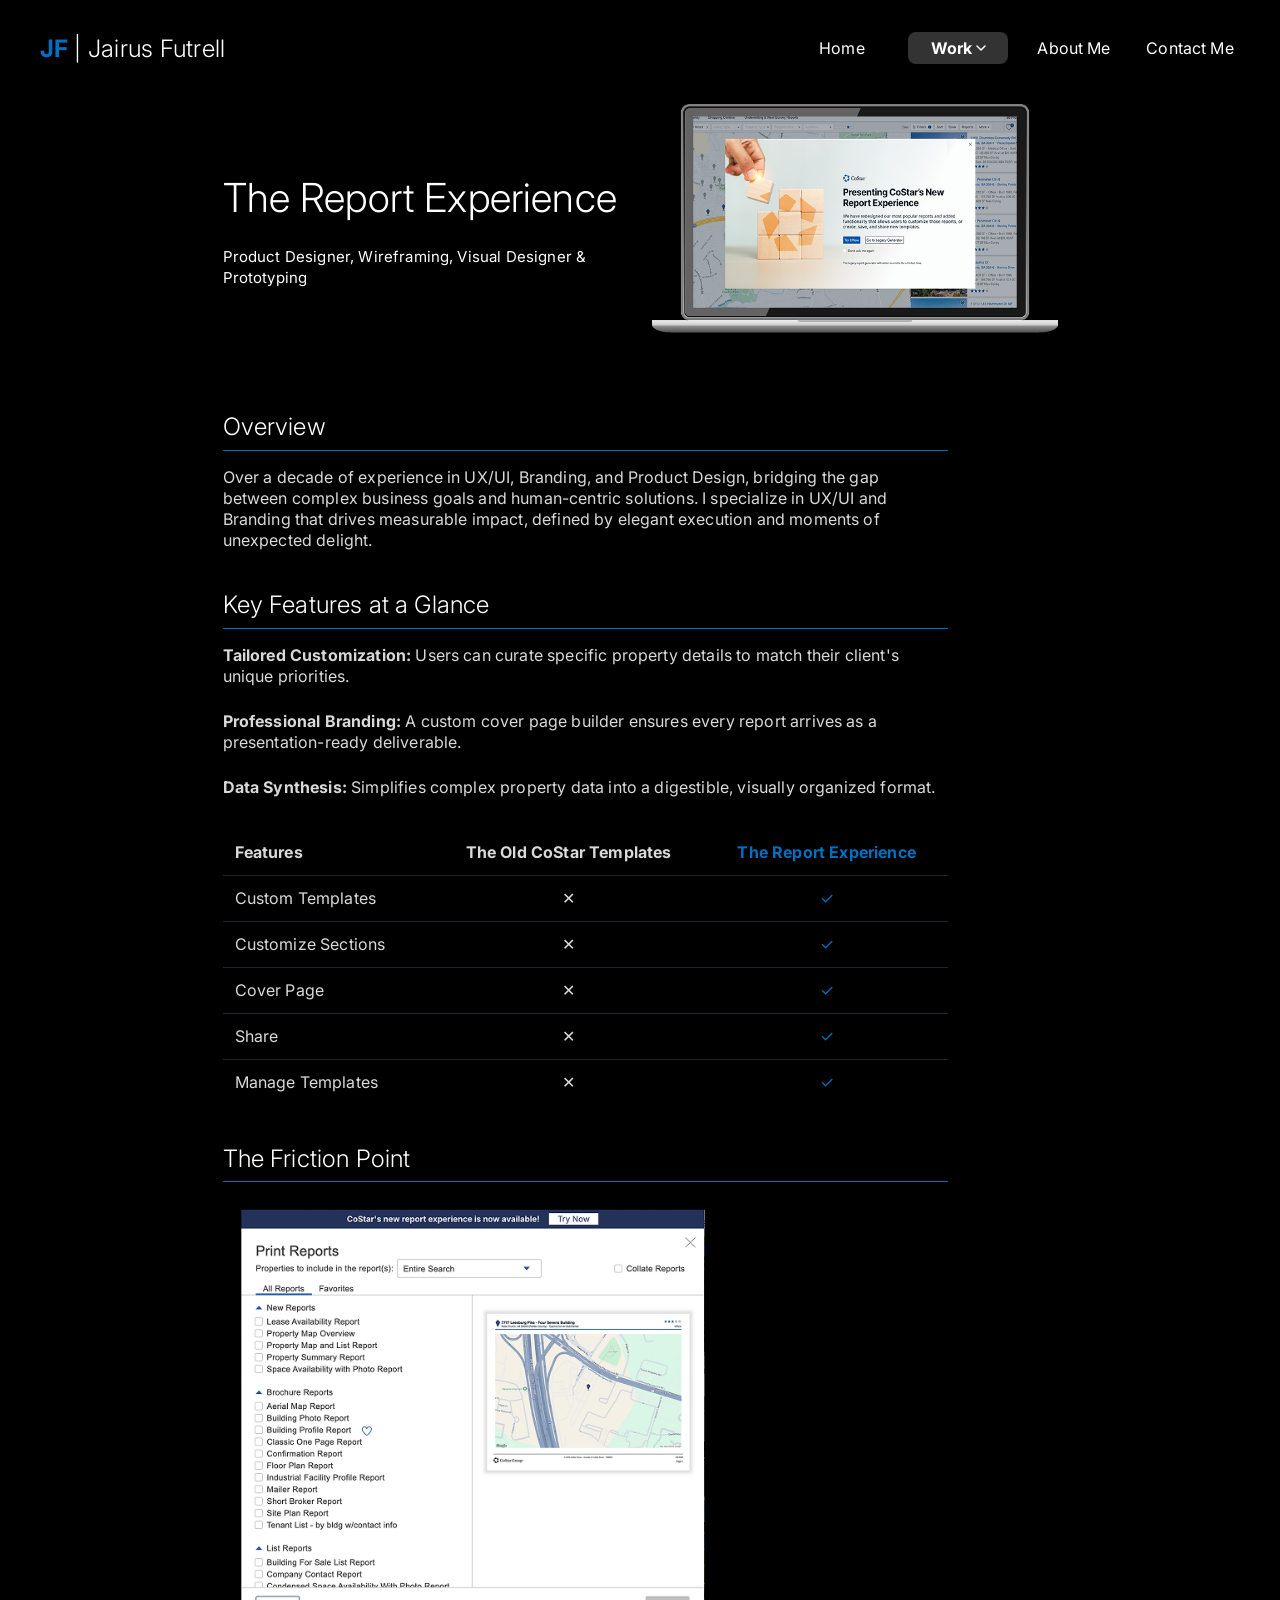
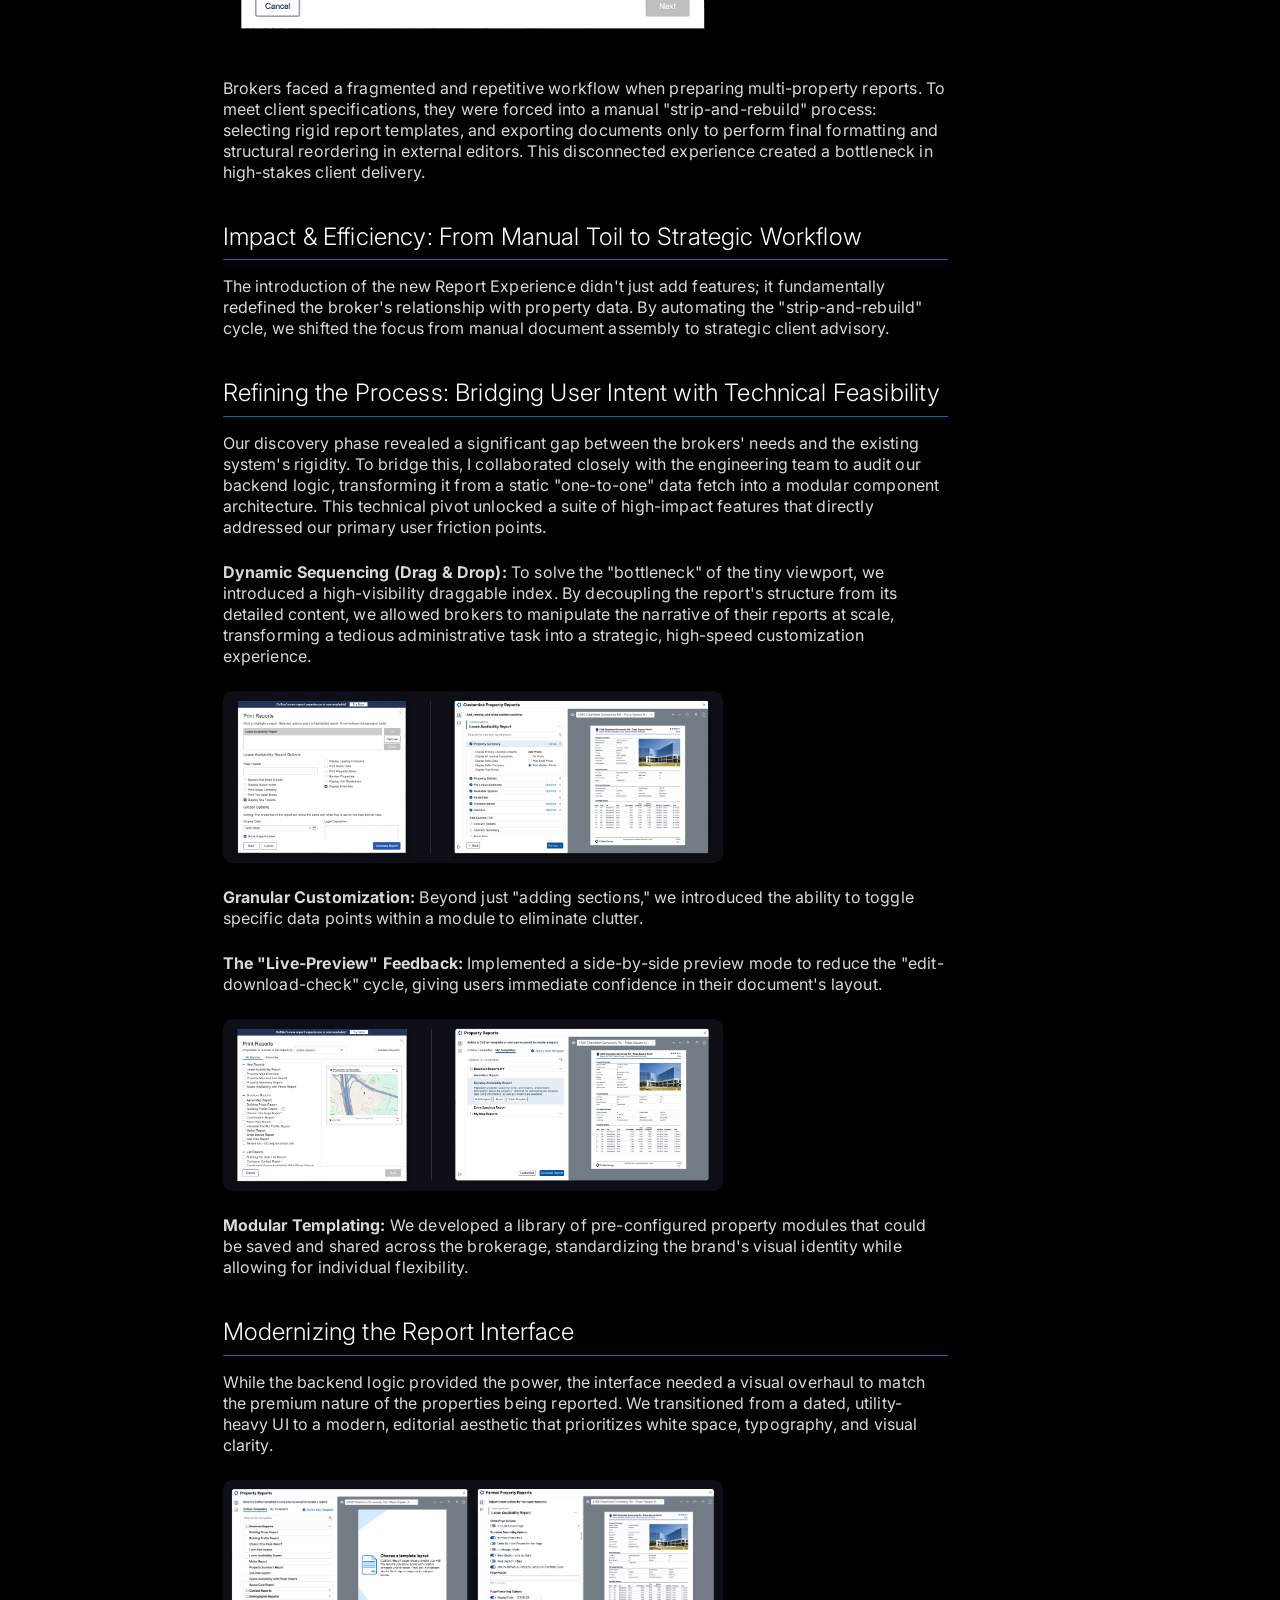
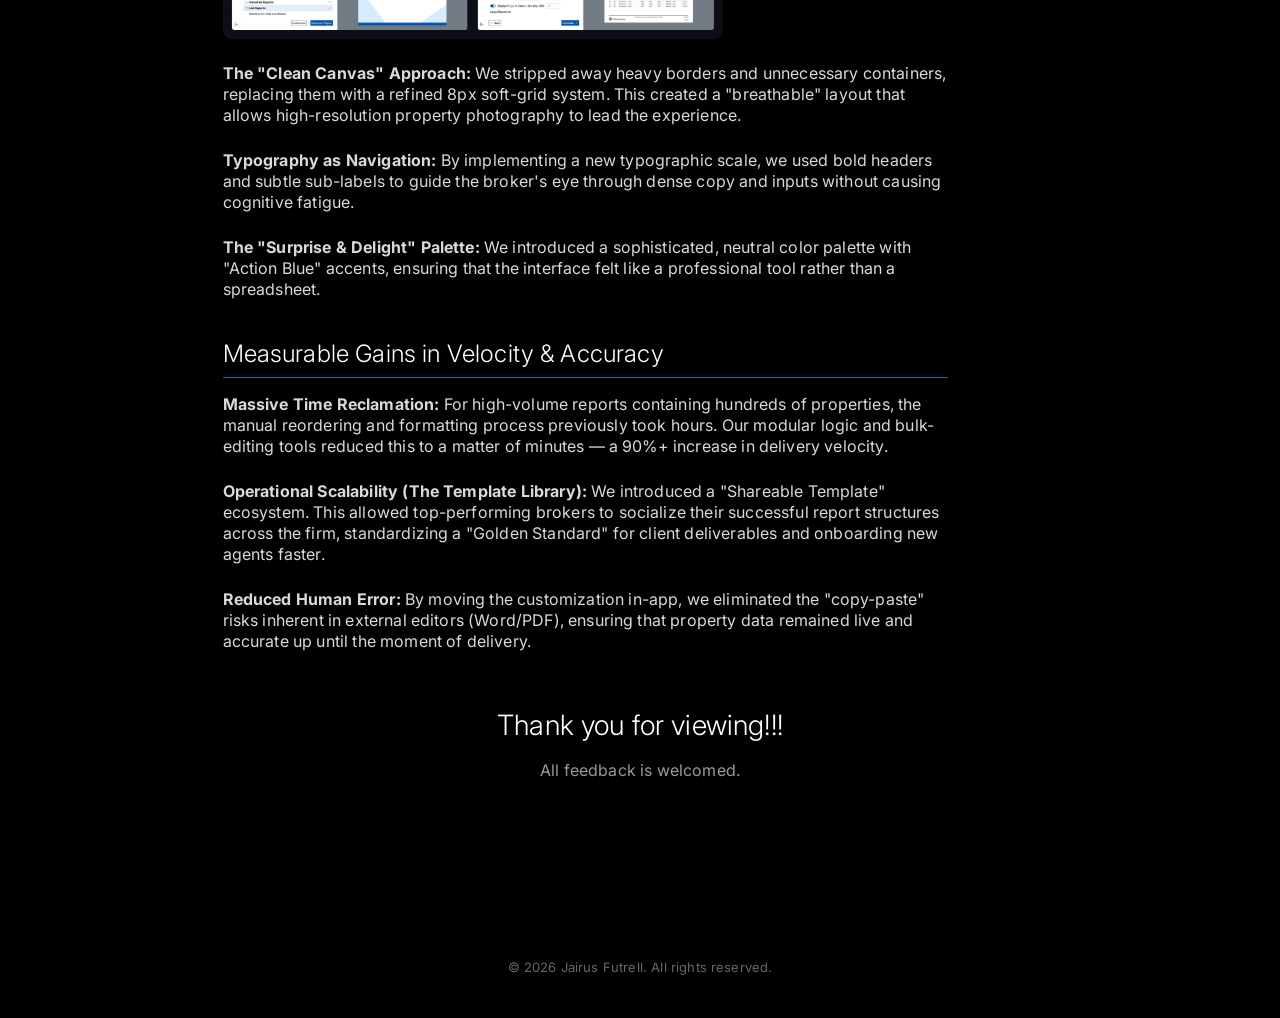
<file: work-costar.html>
<!DOCTYPE html>
<html lang="en">
<head>
<meta charset="UTF-8">
<meta name="viewport" content="width=device-width, initial-scale=1.0">
<title>The Report Experience — CoStar | Jairus Futell</title>
<link rel="preconnect" href="https://fonts.googleapis.com">
<link rel="preconnect" href="https://fonts.gstatic.com" crossorigin>
<link href="https://fonts.googleapis.com/css2?family=Inter:wght@300;400;700&display=swap" rel="stylesheet">
<link rel="stylesheet" href="assets/styles.css">
</head>
<body>

<header class="site-header">
  <a href="index.html" class="logo"><span class="jf">JF</span><span class="name">| Jairus Futrell</span></a>
  <button class="nav-toggle-mobile" aria-label="Toggle menu">
    <svg width="24" height="24" viewBox="0 0 24 24" fill="none"><path d="M3 6h18M3 12h18M3 18h18" stroke="currentColor" stroke-width="2" stroke-linecap="round"/></svg>
  </button>
  <nav class="main-nav">
    <div class="nav-item"><a href="index.html" class="nav-link">Home</a></div>
    <div class="nav-item has-dropdown active">
      <button class="nav-trigger">Work <svg viewBox="0 0 10 6" fill="none"><path d="M1 1l4 4 4-4" stroke="currentColor" stroke-width="1.5" stroke-linecap="round" stroke-linejoin="round"/></svg></button>
      <div class="dropdown">
        <a href="work-yeadoc.html">Yea Doc Case Study</a>
        <a href="work-costar.html">CoStar Case Study</a>
        <a href="work-carmax.html">CarMax Case Study</a>
      </div>
    </div>
    <div class="nav-item"><a href="about.html" class="nav-link">About Me</a></div>
    <div class="nav-item"><a href="contact.html" class="nav-link">Contact Me</a></div>
  </nav>
</header>

<main class="page-container">

  <div class="case-hero">
    <div>
      <h1 style="margin-top:24px;">The Report Experience</h1>
      <div class="meta-row" style="justify-content: flex-start;">
        <div>
          <div class="meta-value">Product Designer, Wireframing, Visual Designer &amp; Prototyping</div>
        </div>
      </div>
    </div>
    <img src="assets/costar/main-pic.png" alt="CoStar Report Experience laptop mockup">
  </div>

  <section class="case-section">
    <h2>Overview</h2>
    <div class="rule"></div>
    <div class="content">
      <p>Over a decade of experience in UX/UI, Branding, and Product Design, bridging the gap between complex business goals and human-centric solutions. I specialize in UX/UI and Branding that drives measurable impact, defined by elegant execution and moments of unexpected delight.</p>
    </div>
  </section>

  <section class="case-section">
    <h2>Key Features at a Glance</h2>
    <div class="rule"></div>
    <div class="content">
      <p><strong>Tailored Customization:</strong> Users can curate specific property details to match their client's unique priorities.</p>
      <p><strong>Professional Branding:</strong> A custom cover page builder ensures every report arrives as a presentation-ready deliverable.</p>
      <p><strong>Data Synthesis:</strong> Simplifies complex property data into a digestible, visually organized format.</p>

      <table style="width:100%; border-collapse: collapse; margin-top:8px;">
        <thead>
          <tr style="border-bottom:1px solid var(--gray-border);">
            <th style="text-align:left; padding:12px; font-weight:700;">Features</th>
            <th style="text-align:center; padding:12px; font-weight:700;">The Old CoStar Templates</th>
            <th style="text-align:center; padding:12px; font-weight:700; color:var(--blue);">The Report Experience</th>
          </tr>
        </thead>
        <tbody>
          <tr style="border-bottom:1px solid var(--gray-border);"><td style="padding:12px;">Custom Templates</td><td style="text-align:center;">✕</td><td style="text-align:center; color:var(--blue);">✓</td></tr>
          <tr style="border-bottom:1px solid var(--gray-border);"><td style="padding:12px;">Customize Sections</td><td style="text-align:center;">✕</td><td style="text-align:center; color:var(--blue);">✓</td></tr>
          <tr style="border-bottom:1px solid var(--gray-border);"><td style="padding:12px;">Cover Page</td><td style="text-align:center;">✕</td><td style="text-align:center; color:var(--blue);">✓</td></tr>
          <tr style="border-bottom:1px solid var(--gray-border);"><td style="padding:12px;">Share</td><td style="text-align:center;">✕</td><td style="text-align:center; color:var(--blue);">✓</td></tr>
          <tr><td style="padding:12px;">Manage Templates</td><td style="text-align:center;">✕</td><td style="text-align:center; color:var(--blue);">✓</td></tr>
        </tbody>
      </table>
    </div>
  </section>

  <section class="case-section">
    <h2>The Friction Point</h2>
    <div class="rule"></div>
    <div class="content">
      <div class="img-row">
        <img src="assets/costar/friction.png" alt="Print Reports legacy interface">
      </div>
      <p>Brokers faced a fragmented and repetitive workflow when preparing multi-property reports. To meet client specifications, they were forced into a manual "strip-and-rebuild" process: selecting rigid report templates, and exporting documents only to perform final formatting and structural reordering in external editors. This disconnected experience created a bottleneck in high-stakes client delivery.</p>
    </div>
  </section>

  <section class="case-section">
    <h2>Impact &amp; Efficiency: From Manual Toil to Strategic Workflow</h2>
    <div class="rule"></div>
    <div class="content">
      <p>The introduction of the new Report Experience didn't just add features; it fundamentally redefined the broker's relationship with property data. By automating the "strip-and-rebuild" cycle, we shifted the focus from manual document assembly to strategic client advisory.</p>
    </div>
  </section>

  <section class="case-section">
    <h2>Refining the Process: Bridging User Intent with Technical Feasibility</h2>
    <div class="rule"></div>
    <div class="content">
      <p>Our discovery phase revealed a significant gap between the brokers' needs and the existing system's rigidity. To bridge this, I collaborated closely with the engineering team to audit our backend logic, transforming it from a static "one-to-one" data fetch into a modular component architecture. This technical pivot unlocked a suite of high-impact features that directly addressed our primary user friction points.</p>

      <p><strong>Dynamic Sequencing (Drag &amp; Drop):</strong> To solve the "bottleneck" of the tiny viewport, we introduced a high-visibility draggable index. By decoupling the report's structure from its detailed content, we allowed brokers to manipulate the narrative of their reports at scale, transforming a tedious administrative task into a strategic, high-speed customization experience.</p>

      <div class="img-row">
        <img src="assets/costar/double-1.png" alt="Dynamic sequencing drag and drop interface">
      </div>

      <p><strong>Granular Customization:</strong> Beyond just "adding sections," we introduced the ability to toggle specific data points within a module to eliminate clutter.</p>

      <p><strong>The "Live-Preview" Feedback:</strong> Implemented a side-by-side preview mode to reduce the "edit-download-check" cycle, giving users immediate confidence in their document's layout.</p>

      <div class="img-row">
        <img src="assets/costar/double-2.png" alt="Live preview and property reports interface">
      </div>

      <p><strong>Modular Templating:</strong> We developed a library of pre-configured property modules that could be saved and shared across the brokerage, standardizing the brand's visual identity while allowing for individual flexibility.</p>
    </div>
  </section>

  <section class="case-section">
    <h2>Modernizing the Report Interface</h2>
    <div class="rule"></div>
    <div class="content">
      <p>While the backend logic provided the power, the interface needed a visual overhaul to match the premium nature of the properties being reported. We transitioned from a dated, utility-heavy UI to a modern, editorial aesthetic that prioritizes white space, typography, and visual clarity.</p>

      <div class="img-row">
        <img src="assets/costar/double-3.png" alt="Modernized report interface templates">
      </div>

      <p><strong>The "Clean Canvas" Approach:</strong> We stripped away heavy borders and unnecessary containers, replacing them with a refined 8px soft-grid system. This created a "breathable" layout that allows high-resolution property photography to lead the experience.</p>

      <p><strong>Typography as Navigation:</strong> By implementing a new typographic scale, we used bold headers and subtle sub-labels to guide the broker's eye through dense copy and inputs without causing cognitive fatigue.</p>

      <p><strong>The "Surprise &amp; Delight" Palette:</strong> We introduced a sophisticated, neutral color palette with "Action Blue" accents, ensuring that the interface felt like a professional tool rather than a spreadsheet.</p>
    </div>
  </section>

  <section class="case-section">
    <h2>Measurable Gains in Velocity &amp; Accuracy</h2>
    <div class="rule"></div>
    <div class="content">
      <p><strong>Massive Time Reclamation:</strong> For high-volume reports containing hundreds of properties, the manual reordering and formatting process previously took hours. Our modular logic and bulk-editing tools reduced this to a matter of minutes — a 90%+ increase in delivery velocity.</p>

      <p><strong>Operational Scalability (The Template Library):</strong> We introduced a "Shareable Template" ecosystem. This allowed top-performing brokers to socialize their successful report structures across the firm, standardizing a "Golden Standard" for client deliverables and onboarding new agents faster.</p>

      <p><strong>Reduced Human Error:</strong> By moving the customization in-app, we eliminated the "copy-paste" risks inherent in external editors (Word/PDF), ensuring that property data remained live and accurate up until the moment of delivery.</p>
    </div>
  </section>

  <section class="thanks">
    <h2>Thank you for viewing!!!</h2>
    <p>All feedback is welcomed.</p>
  </section>

</main>

<footer class="site-footer">© 2026 Jairus Futrell. All rights reserved.</footer>

<script src="assets/script.js"></script>
</body>
</html>
</file>
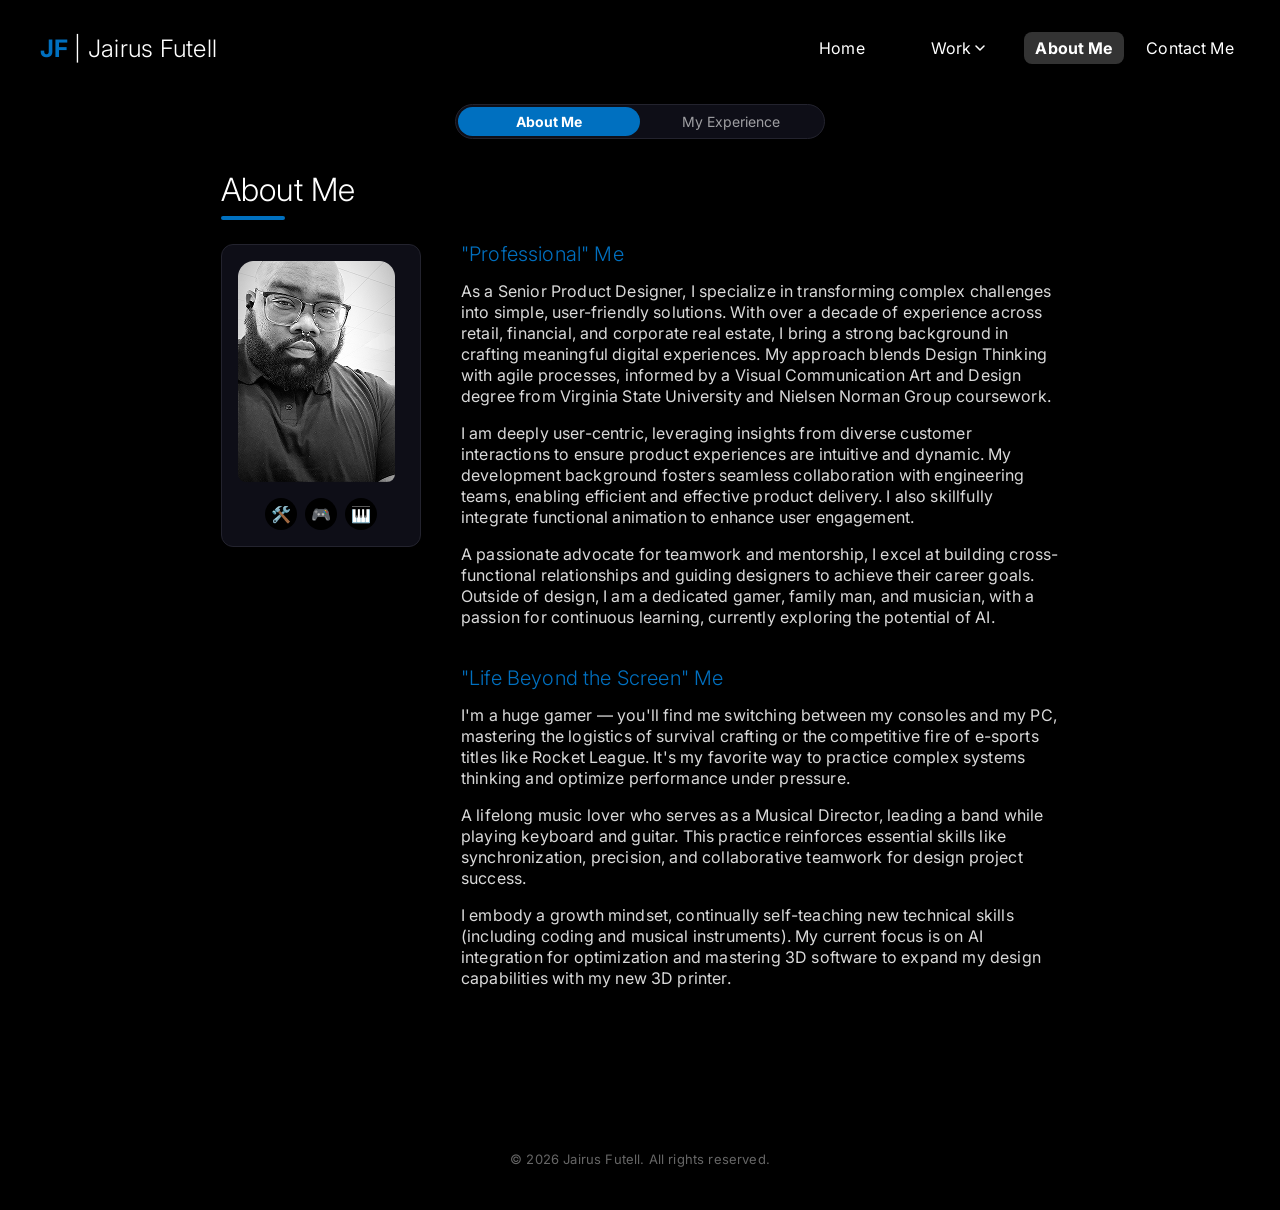
<file: website/about.html>
<!DOCTYPE html>
<html lang="en">
<head>
<meta charset="UTF-8">
<meta name="viewport" content="width=device-width, initial-scale=1.0">
<title>About Me — Jairus Futell</title>
<link rel="preconnect" href="https://fonts.googleapis.com">
<link rel="preconnect" href="https://fonts.gstatic.com" crossorigin>
<link href="https://fonts.googleapis.com/css2?family=Inter:wght@300;400;700&display=swap" rel="stylesheet">
<link rel="stylesheet" href="assets/styles.css">
</head>
<body>

<header class="site-header">
  <a href="index.html" class="logo"><span class="jf">JF</span><span class="name">| Jairus Futell</span></a>
  <button class="nav-toggle-mobile" aria-label="Toggle menu">
    <svg width="24" height="24" viewBox="0 0 24 24" fill="none"><path d="M3 6h18M3 12h18M3 18h18" stroke="currentColor" stroke-width="2" stroke-linecap="round"/></svg>
  </button>
  <nav class="main-nav">
    <div class="nav-item"><a href="index.html" class="nav-link">Home</a></div>
    <div class="nav-item has-dropdown">
      <button class="nav-trigger">Work <svg viewBox="0 0 10 6" fill="none"><path d="M1 1l4 4 4-4" stroke="currentColor" stroke-width="1.5" stroke-linecap="round" stroke-linejoin="round"/></svg></button>
      <div class="dropdown">
        <a href="work-costar.html">CoStar Case Study</a>
        <a href="work-carmax.html">CarMax Case Study</a>
      </div>
    </div>
    <div class="nav-item active"><a href="about.html" class="nav-link">About Me</a></div>
    <div class="nav-item"><a href="contact.html" class="nav-link">Contact Me</a></div>
  </nav>
</header>

<main class="page-container">

  <div class="toggle-wrap">
    <div class="toggle" data-active="0">
      <div class="toggle-highlight"></div>
      <button class="toggle-option active" data-target="about">About Me</button>
      <button class="toggle-option" data-target="experience">My Experience</button>
    </div>
  </div>

  <!-- ABOUT ME PANEL -->
  <section data-panel="about">
    <div class="page-title-block">
      <h1>About Me</h1>
      <div class="rule"></div>
    </div>

    <div class="about-grid">
      <div>
        <div class="about-photo">
          <img src="assets/jairus-pic.png" alt="Jairus Futell">
          <div class="about-icons">
            <span title="Design tools">🛠️</span>
            <span title="Gaming">🎮</span>
            <span title="Music">🎹</span>
          </div>
        </div>
      </div>

      <div class="about-copy">
        <div class="block">
          <h2>"Professional" Me</h2>
          <p>As a Senior Product Designer, I specialize in transforming complex challenges into simple, user-friendly solutions. With over a decade of experience across retail, financial, and corporate real estate, I bring a strong background in crafting meaningful digital experiences. My approach blends Design Thinking with agile processes, informed by a Visual Communication Art and Design degree from Virginia State University and Nielsen Norman Group coursework.</p>
          <p>I am deeply user-centric, leveraging insights from diverse customer interactions to ensure product experiences are intuitive and dynamic. My development background fosters seamless collaboration with engineering teams, enabling efficient and effective product delivery. I also skillfully integrate functional animation to enhance user engagement.</p>
          <p>A passionate advocate for teamwork and mentorship, I excel at building cross-functional relationships and guiding designers to achieve their career goals. Outside of design, I am a dedicated gamer, family man, and musician, with a passion for continuous learning, currently exploring the potential of AI.</p>
        </div>

        <div class="block">
          <h2>"Life Beyond the Screen" Me</h2>
          <p>I'm a huge gamer — you'll find me switching between my consoles and my PC, mastering the logistics of survival crafting or the competitive fire of e-sports titles like Rocket League. It's my favorite way to practice complex systems thinking and optimize performance under pressure.</p>
          <p>A lifelong music lover who serves as a Musical Director, leading a band while playing keyboard and guitar. This practice reinforces essential skills like synchronization, precision, and collaborative teamwork for design project success.</p>
          <p>I embody a growth mindset, continually self-teaching new technical skills (including coding and musical instruments). My current focus is on AI integration for optimization and mastering 3D software to expand my design capabilities with my new 3D printer.</p>
        </div>
      </div>
    </div>
  </section>

  <!-- MY EXPERIENCE PANEL -->
  <section data-panel="experience" style="display:none;">
    <div class="page-title-block">
      <h1>Work Experience</h1>
      <div class="rule"></div>
    </div>

    <div class="job">
      <h2>Sr. Product Designer, CoStar</h2>
      <div class="dates">Nov 2025 – June 2026 (1.5 year)</div>
      <ul>
        <li>Design Lead &amp; Strategic Execution
          <ul><li class="sub">Spearheaded the end-to-end design and launch of the "Report Experience" platform, enabling enterprise-scale bulk property reporting and high-fidelity customization.</li></ul>
        </li>
        <li>Global Product Scaling
          <ul><li class="sub">Partnered with the international team to adapt the product ecosystem for global markets, launching UK Public Record, while maintaining brand consistency across diverse locales and regulatory requirements.</li></ul>
        </li>
        <li>Design Systems &amp; Operational Excellence
          <ul><li class="sub">Assisted comprehensive audits and evolution of the core design library, architecting scalable components.</li></ul>
        </li>
        <li>Mentorship &amp; Team Growth
          <ul><li class="sub">Cultivated a high-performing design culture by mentoring both entry-level and senior designers, providing strategic creative direction and professional development that led to the successful delivery of major product initiatives.</li></ul>
        </li>
        <li>Brand-Product Integration
          <ul><li class="sub">Bridged the gap between brand identity and product UI by engineering custom, interactive HTML/CSS animations, elevating the perceived quality of the user experience and strengthening brand recognition during high-friction loading states.</li></ul>
        </li>
      </ul>
    </div>

    <div class="job">
      <h2>Pr. Product Designer, Capital One</h2>
      <div class="dates">July 2023 – 2024 (1 year)</div>
      <ul>
        <li>Design lead responsible for launching Passkeys, an experience that allows users to access their account using their device's unlock method. This is being done by working closely with product and tech partners.</li>
        <li>Design lead working with platform teams to ensure the customer's data is the most accurate and current.</li>
        <li>Worked with Senior Leadership to create vision and mission statements, along with quarterly OKRs.</li>
        <li>Worked with other lines of business to update existing experiences with updated design system components.</li>
        <li>Created animations to provide guidance for the use of new customer features.</li>
        <li>Mentored entry and senior-level designers.</li>
      </ul>
    </div>

    <div class="job">
      <h2>Product Designer, CarMax</h2>
      <div class="dates">November 2019 – June 2023 (3.5 years)</div>
      <ul>
        <li>Lead designer responsible for launching and maintaining Offer Hub, an in-house product that helps CarMax obtain its inventory, through research, wireframing, and other design methods.</li>
        <li>Design lead responsible for launching the Self Check-In tool, from start to finish, that allowed customers to self-service while in the stores.</li>
        <li>Worked with product manager to communicate research and designs with stakeholders and senior leadership.</li>
        <li>Led the team through priority conversations using design principles as a basis to finalize team goals.</li>
        <li>Mentored entry and mid-level designers.</li>
      </ul>
    </div>

    <div class="job">
      <h2>Sr UX/UI Designer, Capital One</h2>
      <div class="dates">June 2012 – November 2019 (8 years)</div>
      <ul>
        <li>Worked on web page redesigns by working closely with the product owner and development team, which yielded increased customer engagement and more growth for business.</li>
        <li>Creative lead responsible for improving the experience for small business customers to complete tasks servicing their accounts online.</li>
      </ul>
    </div>
  </section>

</main>

<footer class="site-footer">© 2026 Jairus Futell. All rights reserved.</footer>

<script src="assets/script.js"></script>
</body>
</html>
</file>
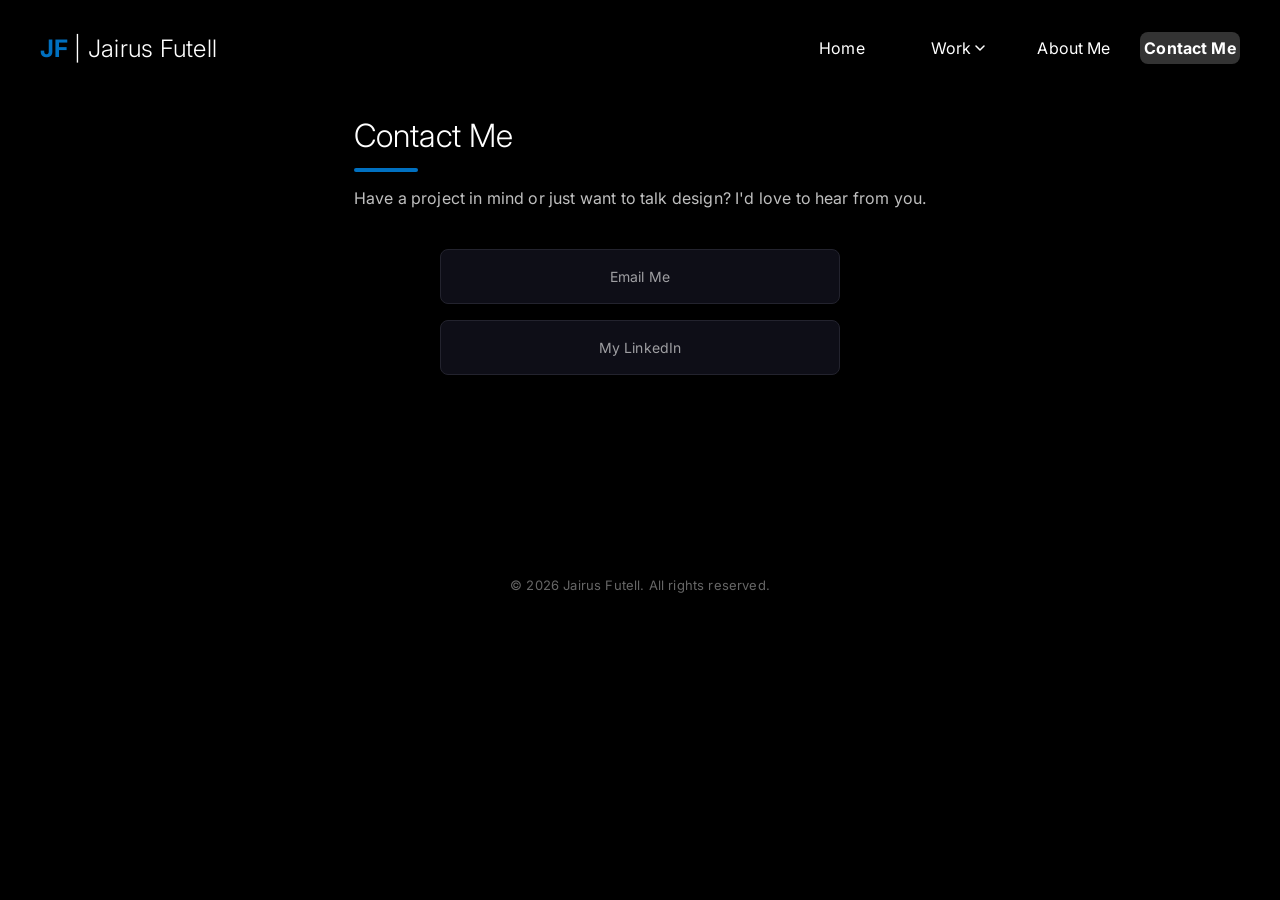
<file: website/contact.html>
<!DOCTYPE html>
<html lang="en">
<head>
<meta charset="UTF-8">
<meta name="viewport" content="width=device-width, initial-scale=1.0">
<title>Contact Me — Jairus Futell</title>
<link rel="preconnect" href="https://fonts.googleapis.com">
<link rel="preconnect" href="https://fonts.gstatic.com" crossorigin>
<link href="https://fonts.googleapis.com/css2?family=Inter:wght@300;400;700&display=swap" rel="stylesheet">
<link rel="stylesheet" href="assets/styles.css">
</head>
<body>

<header class="site-header">
  <a href="index.html" class="logo"><span class="jf">JF</span><span class="name">| Jairus Futell</span></a>
  <button class="nav-toggle-mobile" aria-label="Toggle menu">
    <svg width="24" height="24" viewBox="0 0 24 24" fill="none"><path d="M3 6h18M3 12h18M3 18h18" stroke="currentColor" stroke-width="2" stroke-linecap="round"/></svg>
  </button>
  <nav class="main-nav">
    <div class="nav-item"><a href="index.html" class="nav-link">Home</a></div>
    <div class="nav-item has-dropdown">
      <button class="nav-trigger">Work <svg viewBox="0 0 10 6" fill="none"><path d="M1 1l4 4 4-4" stroke="currentColor" stroke-width="1.5" stroke-linecap="round" stroke-linejoin="round"/></svg></button>
      <div class="dropdown">
        <a href="work-costar.html">CoStar Case Study</a>
        <a href="work-carmax.html">CarMax Case Study</a>
      </div>
    </div>
    <div class="nav-item"><a href="about.html" class="nav-link">About Me</a></div>
    <div class="nav-item active"><a href="contact.html" class="nav-link">Contact Me</a></div>
  </nav>
</header>

<main class="page-container">
  <div class="contact-wrap">
    <h1>Contact Me</h1>
    <div class="rule"></div>
    <p>Have a project in mind or just want to talk design? I'd love to hear from you.</p>

    <div class="contact-methods">
      <a class="contact-method" href="mailto:jairusfutrell@gmail.com">
        <span class="label">Email Me</span>
      </a>
      <a class="contact-method" href="https://www.linkedin.com/in/jairus-futrell-5275b8104/" target="_blank" rel="noopener">
        <span class="label">My LinkedIn</span>
      </a>
    </div>
  </div>
</main>

<footer class="site-footer">© 2026 Jairus Futell. All rights reserved.</footer>

<script src="assets/script.js"></script>
</body>
</html>
</file>
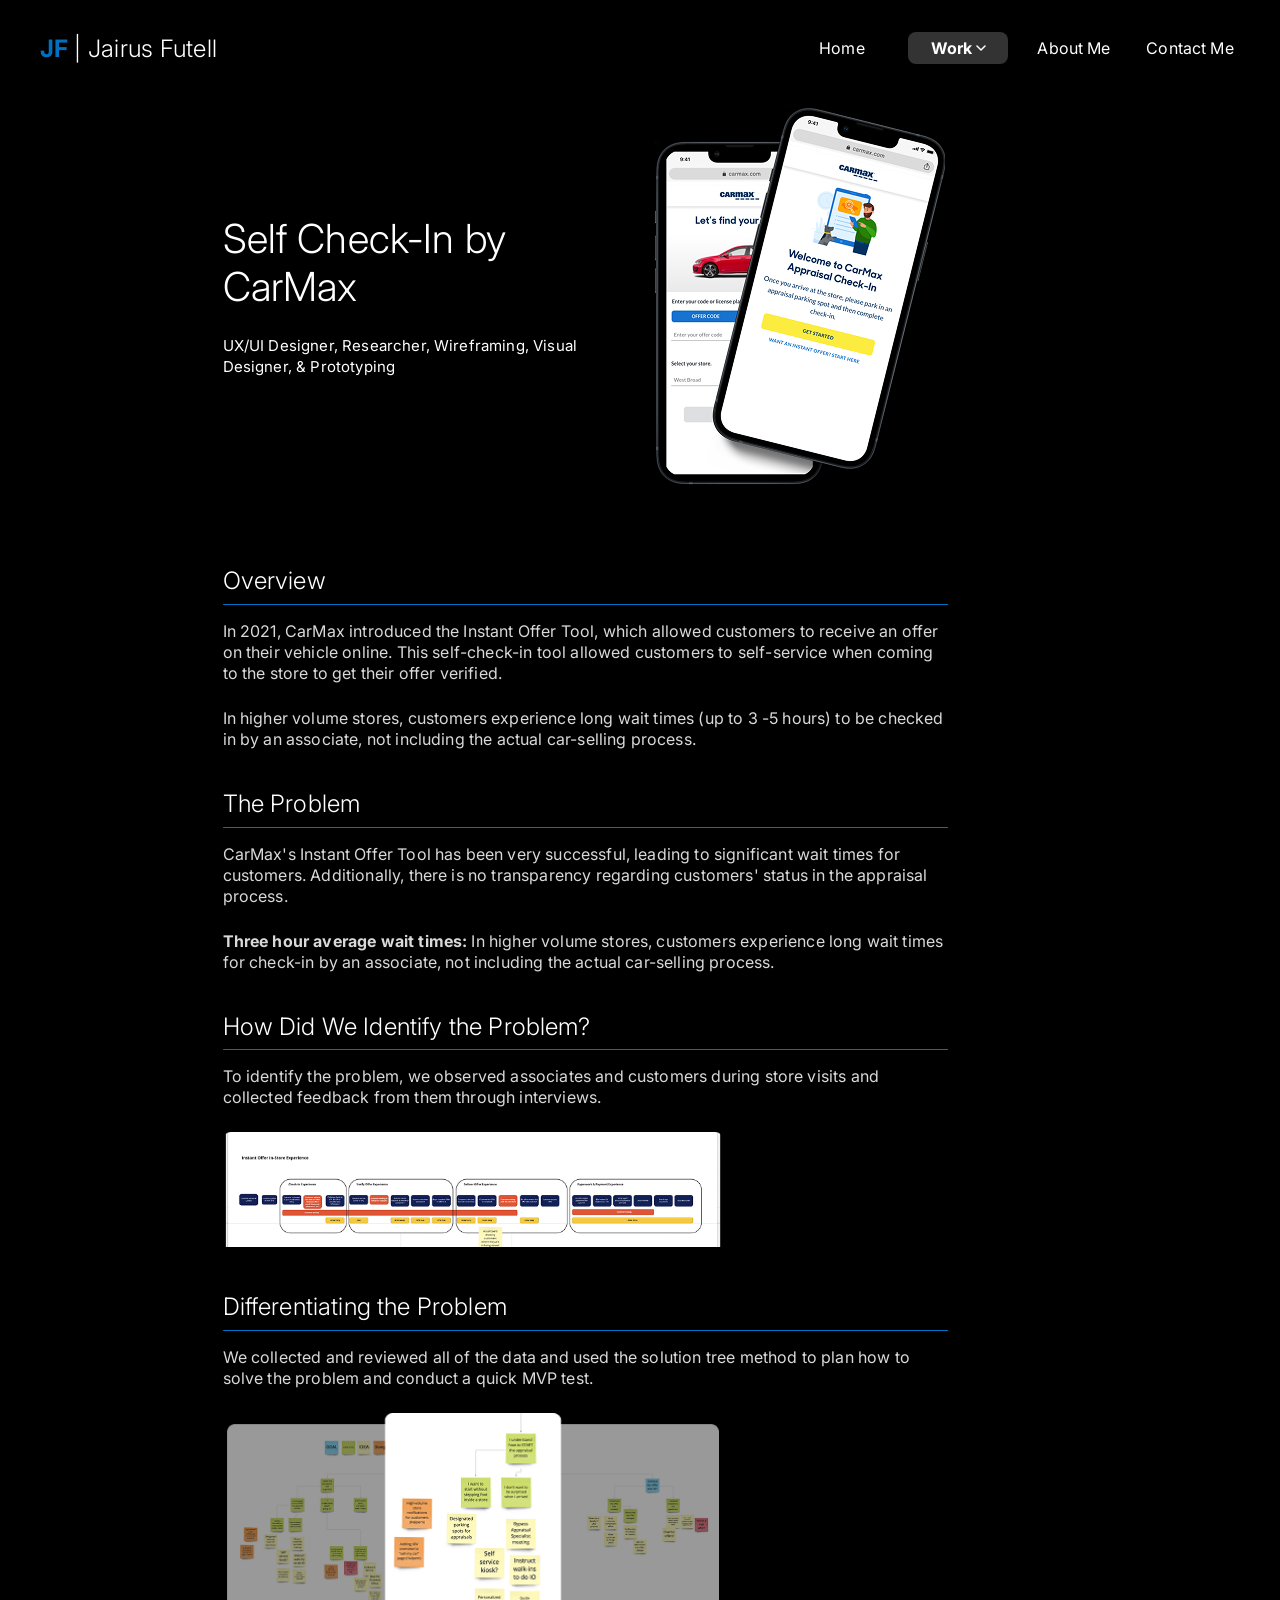
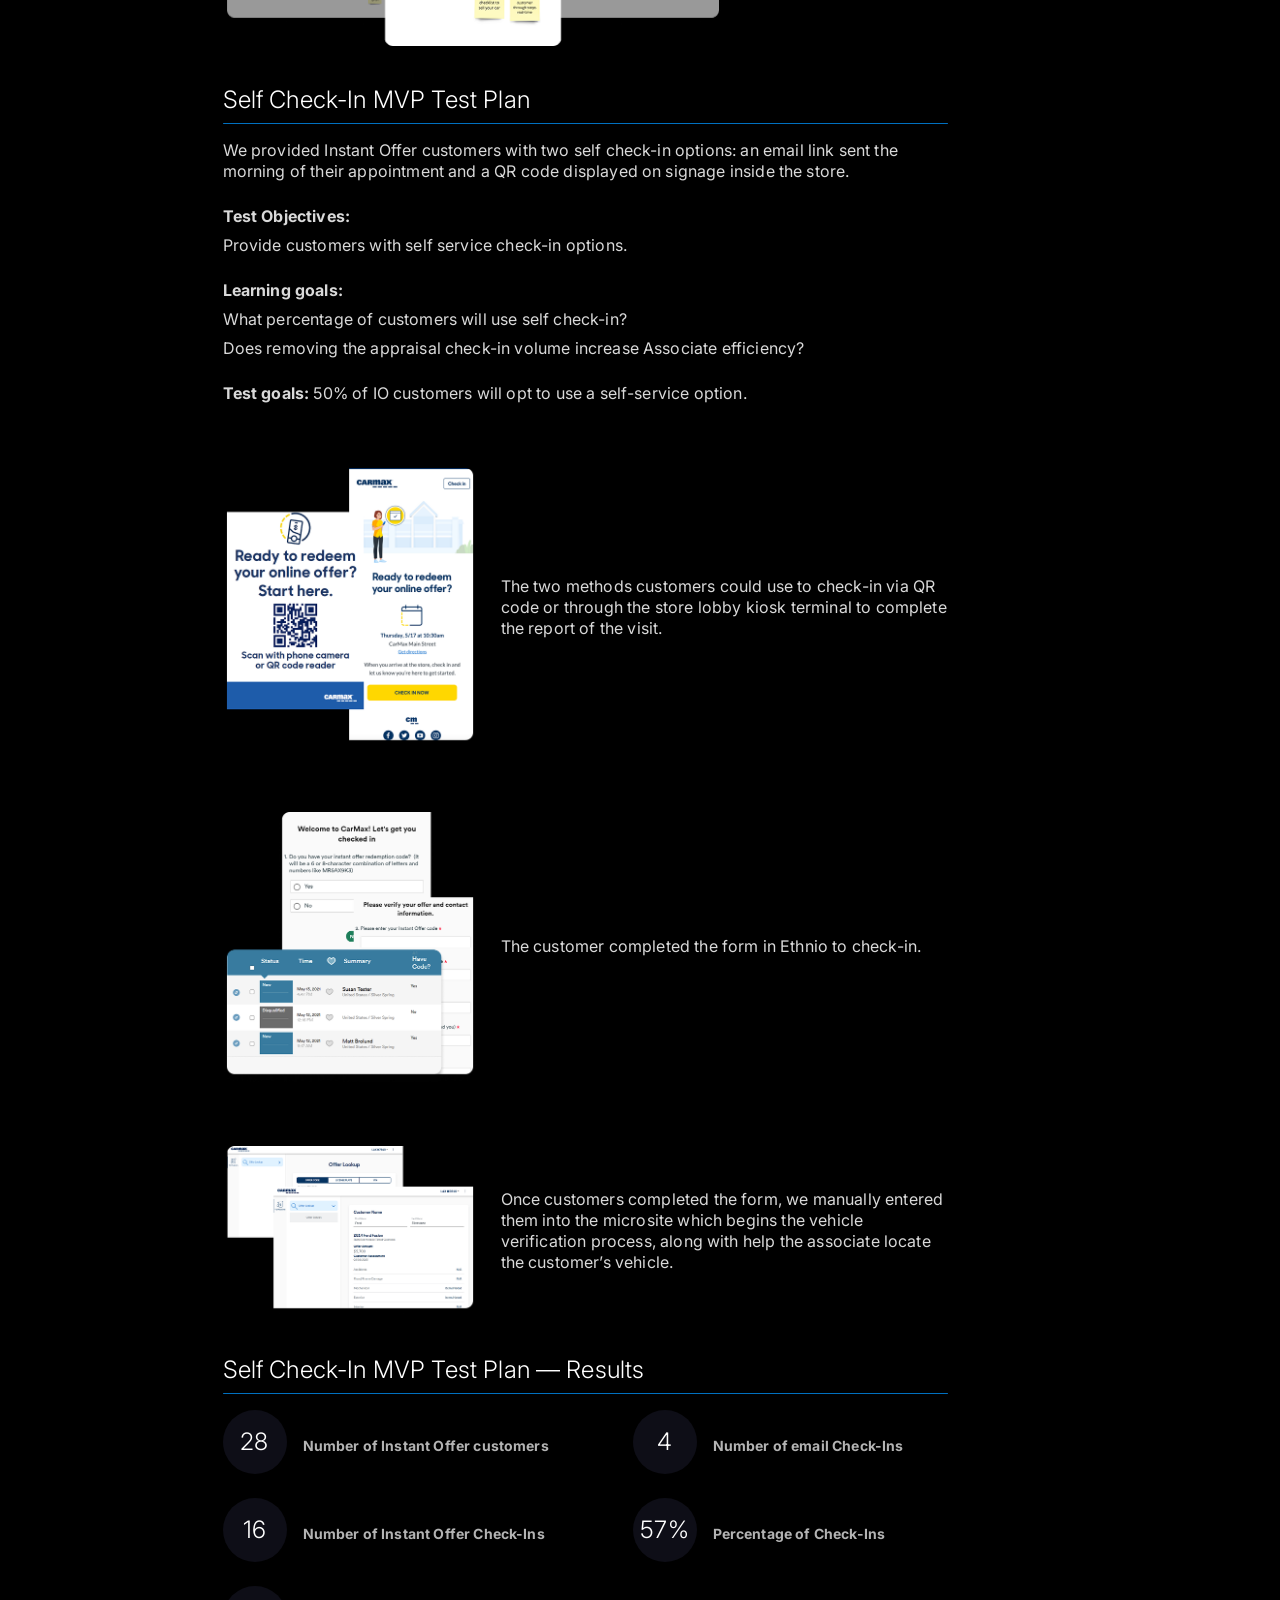
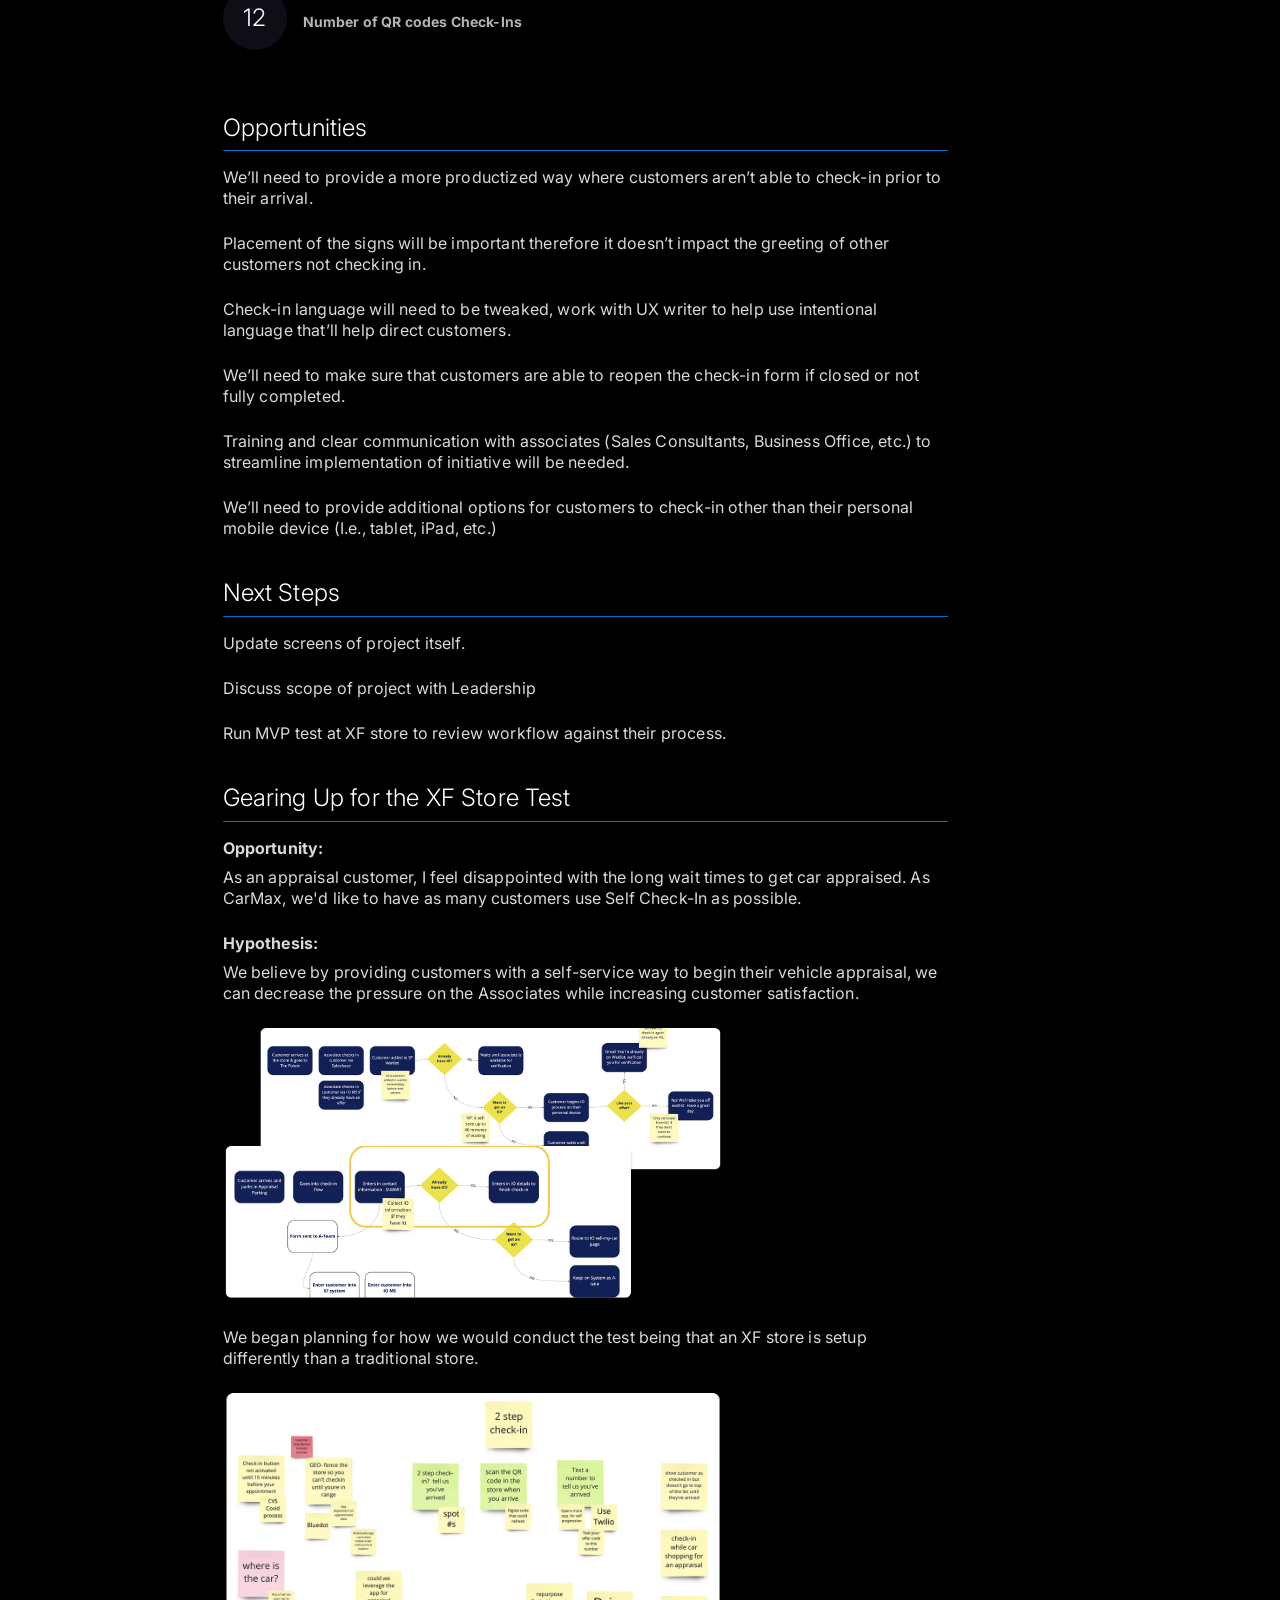
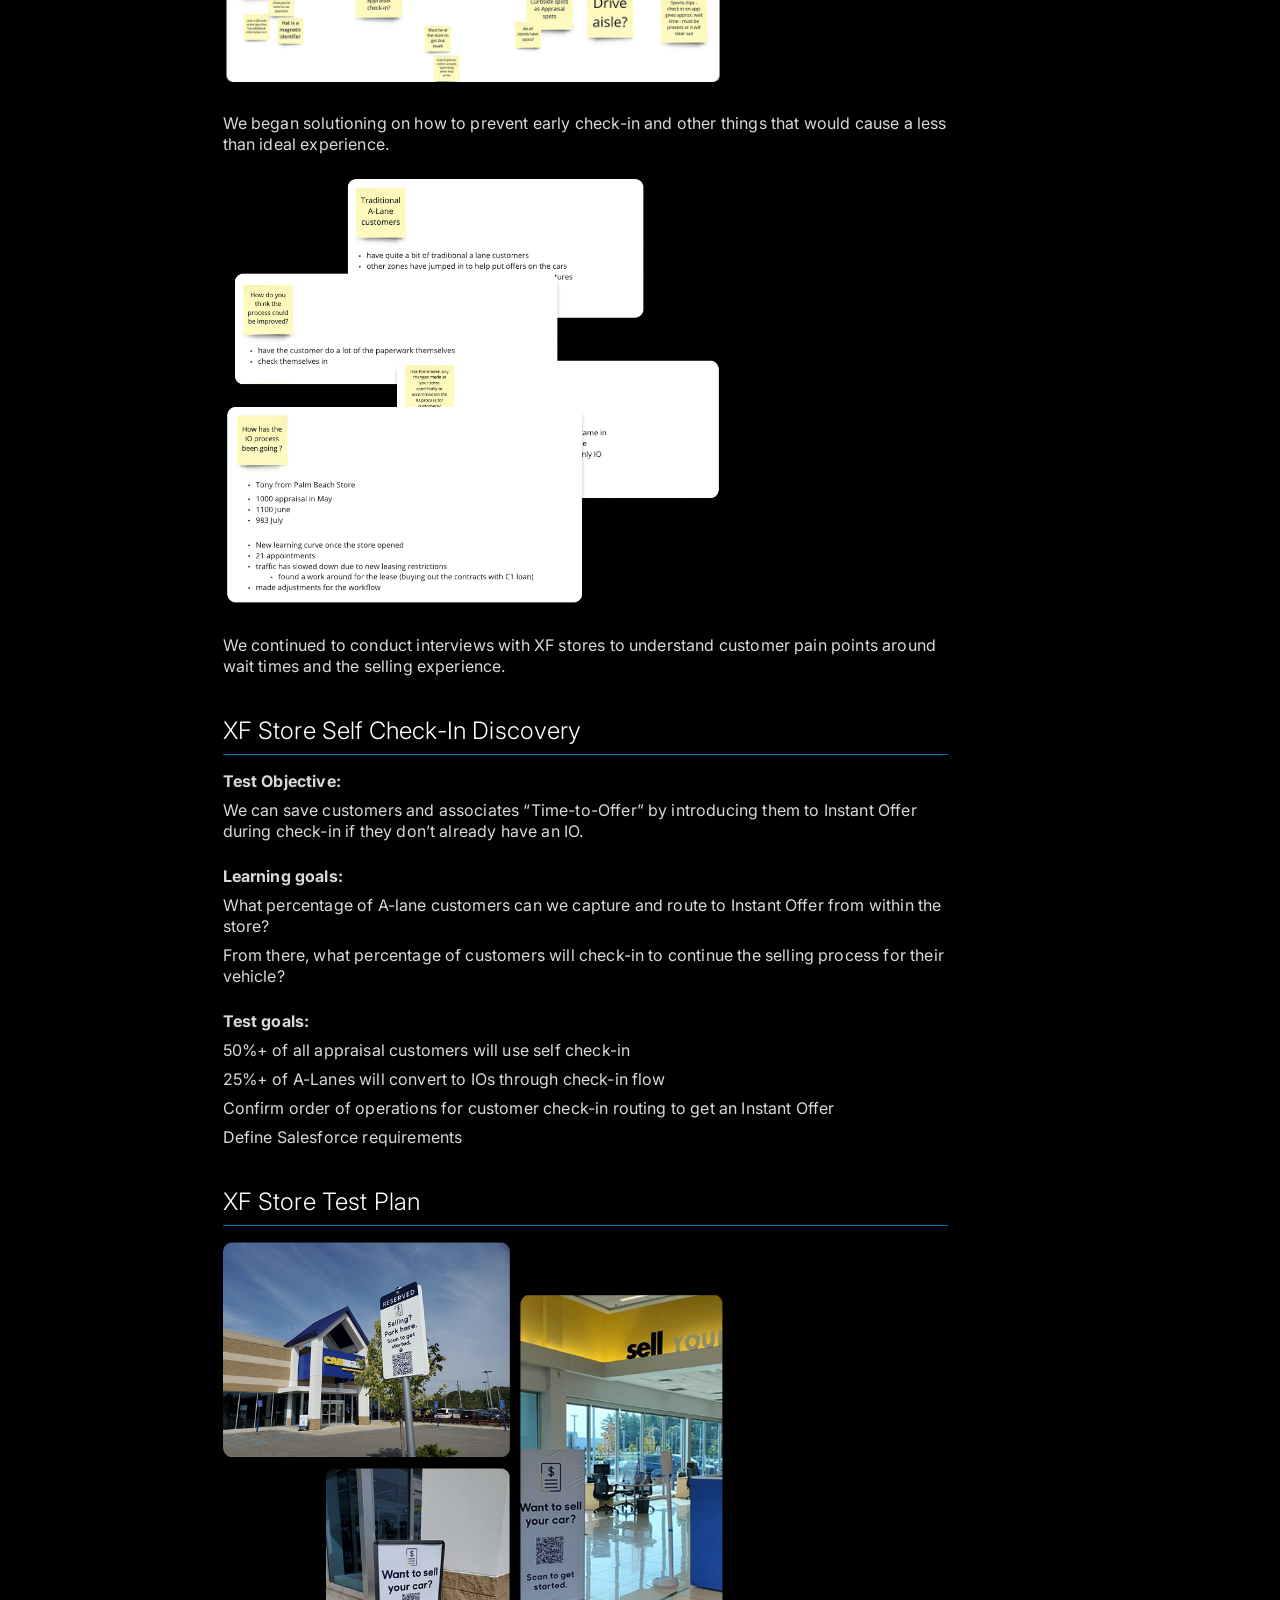
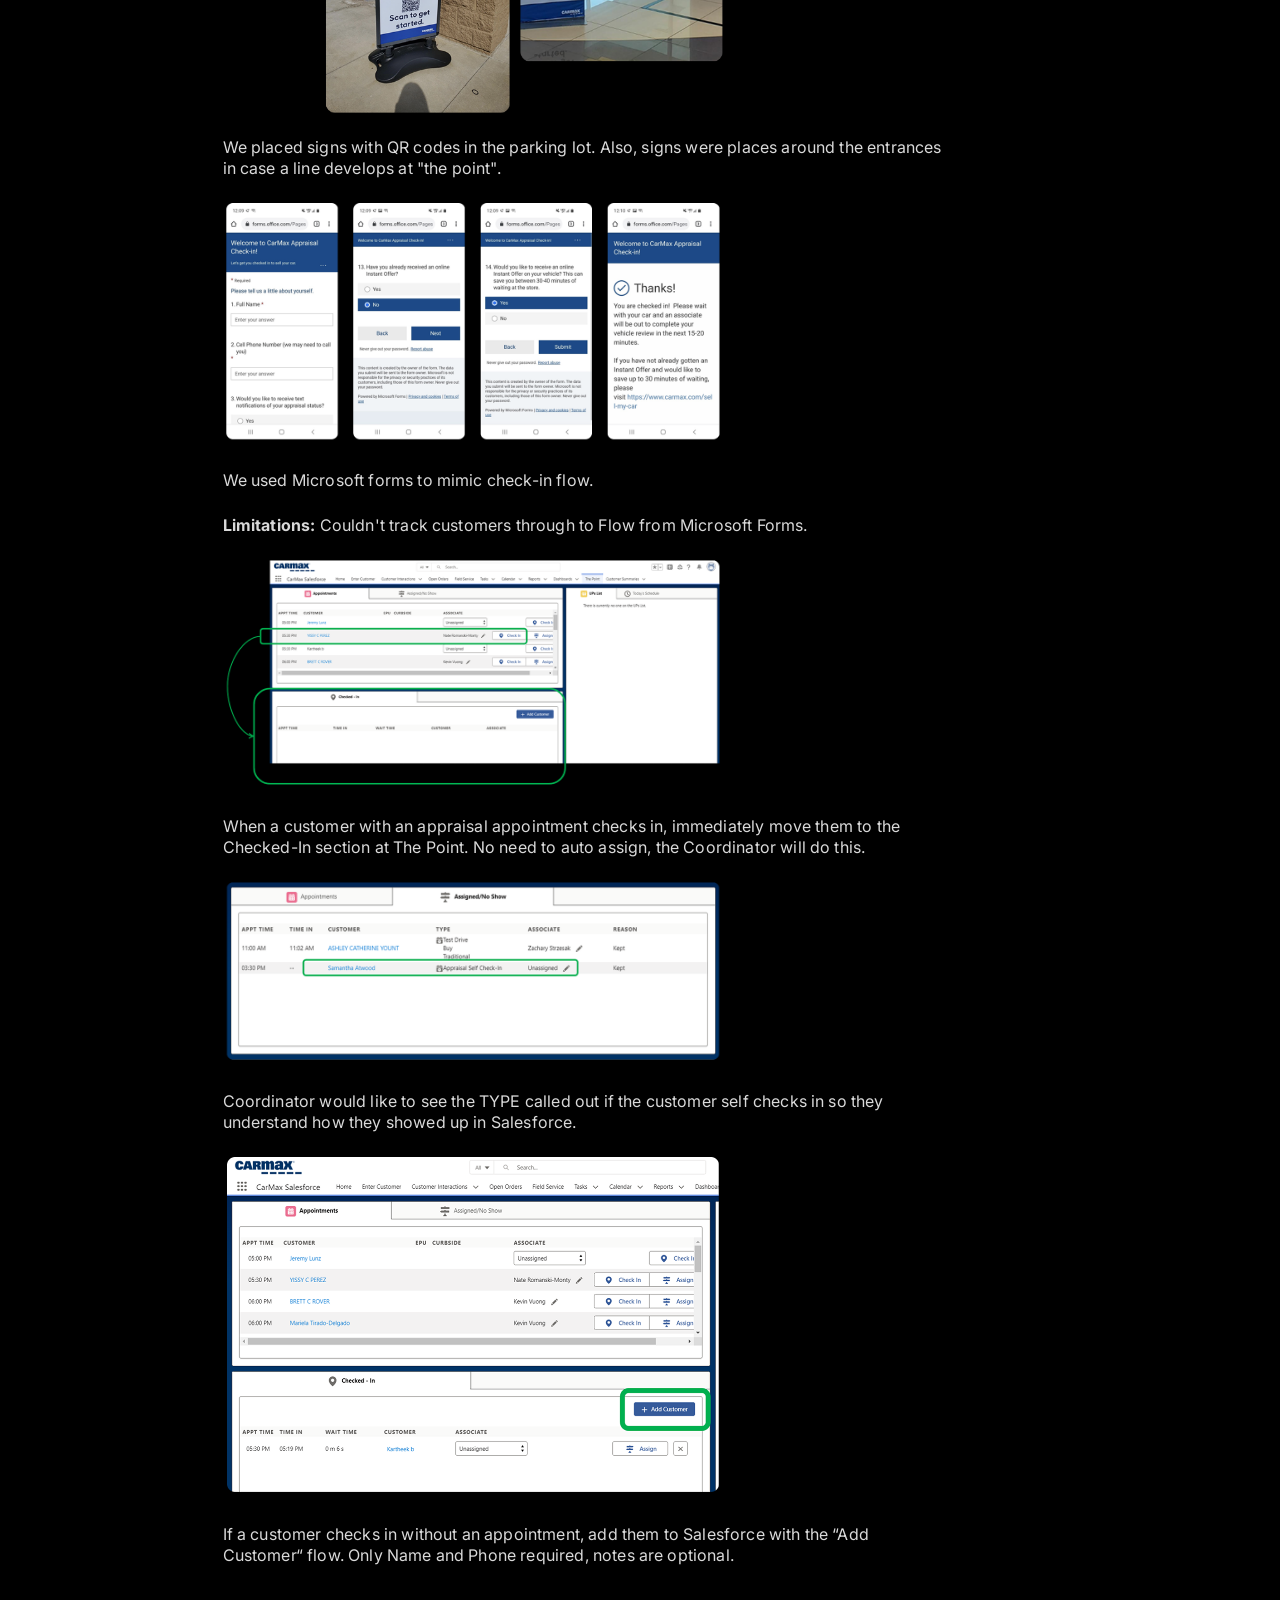
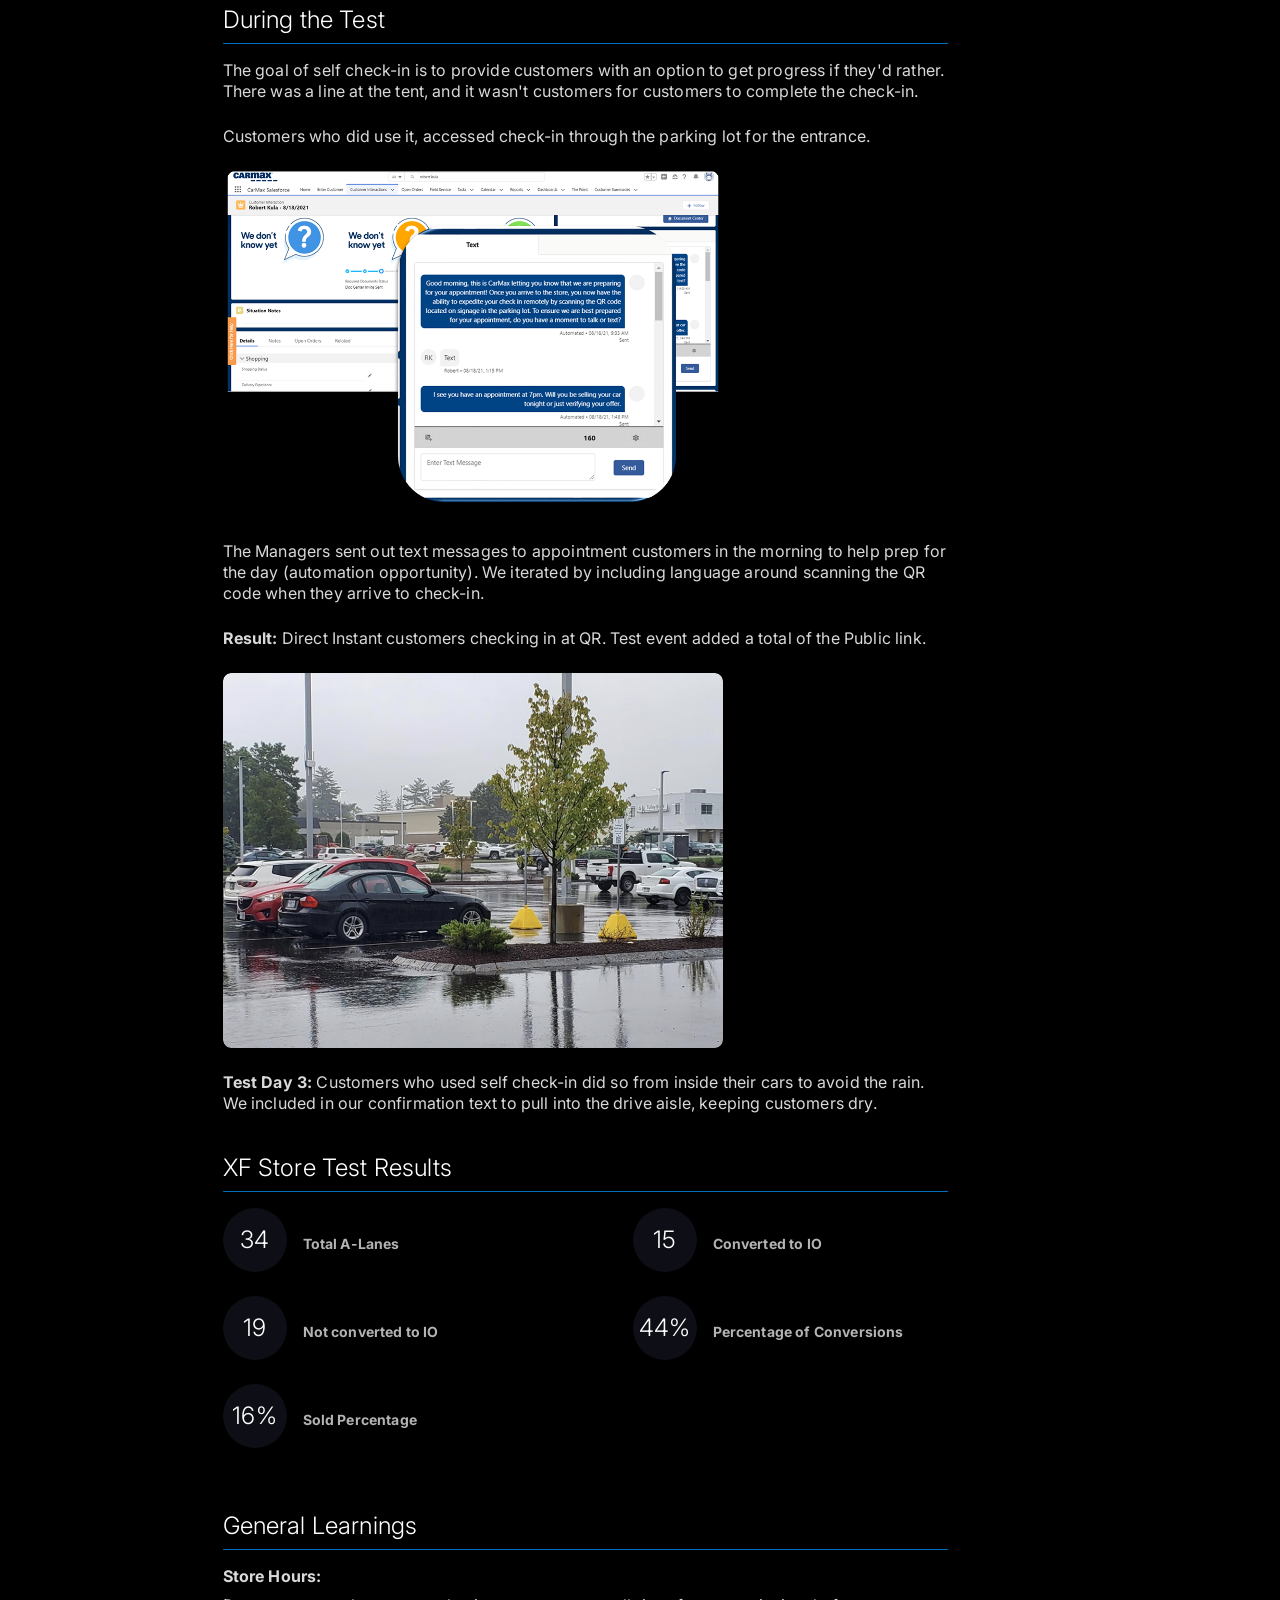
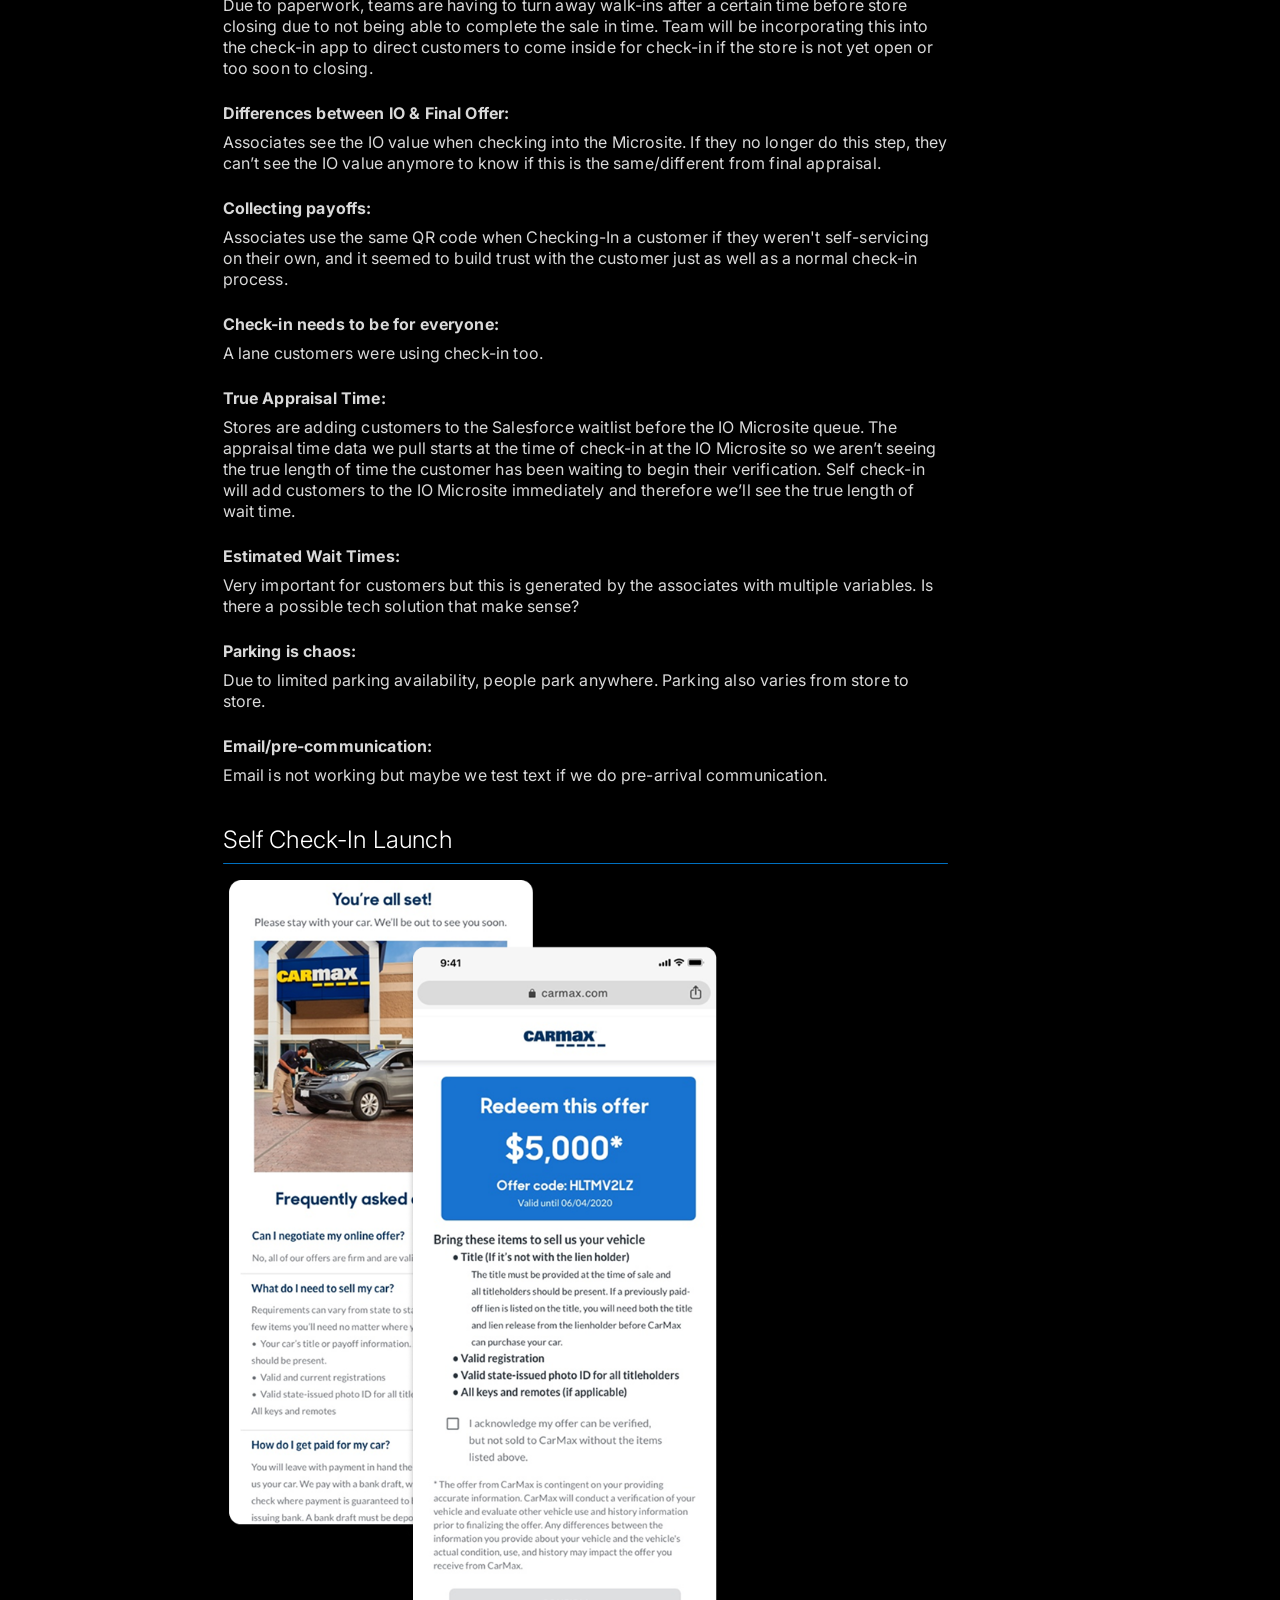
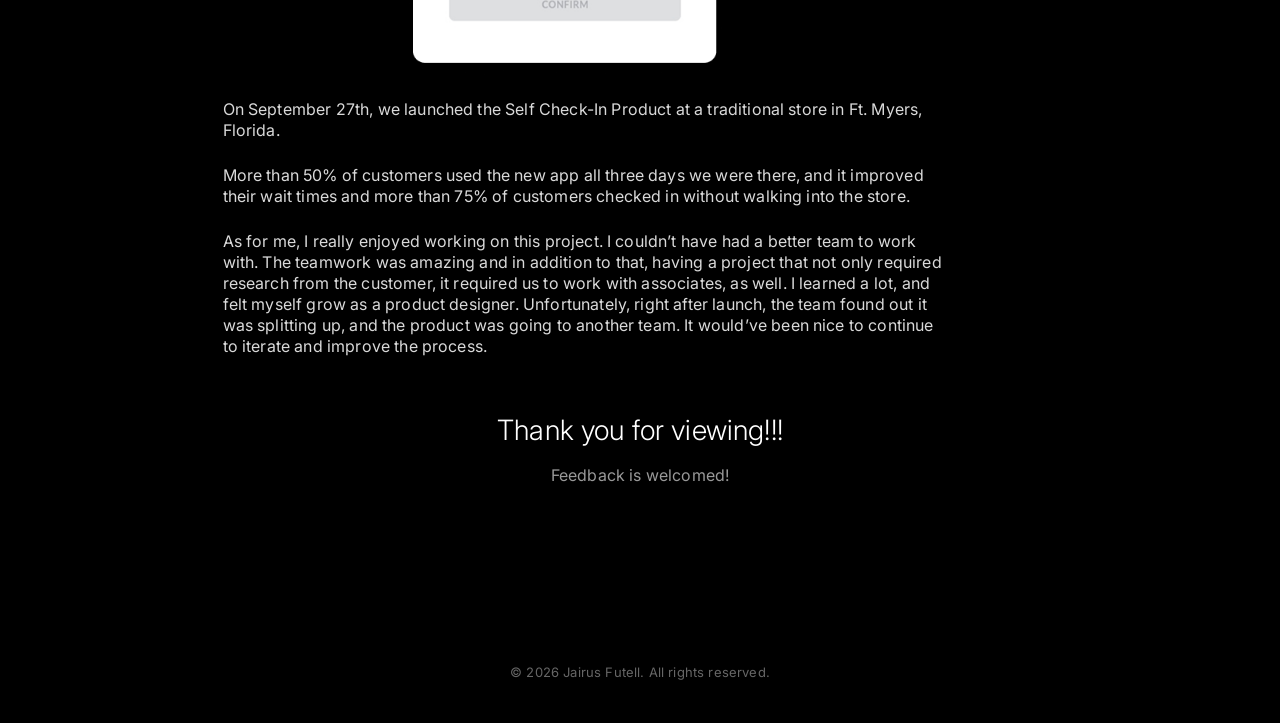
<file: website/work-carmax.html>
<!DOCTYPE html>
<html lang="en">
<head>
<meta charset="UTF-8">
<meta name="viewport" content="width=device-width, initial-scale=1.0">
<title>Self Check-In — CarMax | Jairus Futell</title>
<link rel="preconnect" href="https://fonts.googleapis.com">
<link rel="preconnect" href="https://fonts.gstatic.com" crossorigin>
<link href="https://fonts.googleapis.com/css2?family=Inter:wght@300;400;700&display=swap" rel="stylesheet">
<link rel="stylesheet" href="assets/styles.css">
</head>
<body>

<header class="site-header">
  <a href="index.html" class="logo"><span class="jf">JF</span><span class="name">| Jairus Futell</span></a>
  <button class="nav-toggle-mobile" aria-label="Toggle menu">
    <svg width="24" height="24" viewBox="0 0 24 24" fill="none"><path d="M3 6h18M3 12h18M3 18h18" stroke="currentColor" stroke-width="2" stroke-linecap="round"/></svg>
  </button>
  <nav class="main-nav">
    <div class="nav-item"><a href="index.html" class="nav-link">Home</a></div>
    <div class="nav-item has-dropdown active">
      <button class="nav-trigger">Work <svg viewBox="0 0 10 6" fill="none"><path d="M1 1l4 4 4-4" stroke="currentColor" stroke-width="1.5" stroke-linecap="round" stroke-linejoin="round"/></svg></button>
      <div class="dropdown">
        <a href="work-costar.html">CoStar Case Study</a>
        <a href="work-carmax.html">CarMax Case Study</a>
      </div>
    </div>
    <div class="nav-item"><a href="about.html" class="nav-link">About Me</a></div>
    <div class="nav-item"><a href="contact.html" class="nav-link">Contact Me</a></div>
  </nav>
</header>

<main class="page-container">

  <div class="case-hero">
    <div>
      <h1>Self Check-In by CarMax</h1>
      <div class="meta-row" style="justify-content: flex-start; gap:64px;">
        <div>
          <div class="meta-value">UX/UI Designer, Researcher, Wireframing, Visual Designer, &amp; Prototyping</div>
        </div>
      </div>
    </div>
    <img src="assets/carmax/main-pic.png" alt="CarMax Self Check-In mobile mockups">
  </div>

  <section class="case-section">
    <h2>Overview</h2>
    <div class="rule"></div>
    <div class="content">
      <p>In 2021, CarMax introduced the Instant Offer Tool, which allowed customers to receive an offer on their vehicle online. This self-check-in tool allowed customers to self-service when coming to the store to get their offer verified.</p>
      <p>In higher volume stores, customers experience long wait times (up to 3 -5 hours) to be checked in by an associate, not including the actual car-selling process.</p>
    </div>
  </section>

  <section class="case-section">
    <h2>The Problem</h2>
    <div class="rule"></div>
    <div class="content">
      <p>CarMax's Instant Offer Tool has been very successful, leading to significant wait times for customers. Additionally, there is no transparency regarding customers' status in the appraisal process.</p>
      <p><strong>Three hour average wait times:</strong> In higher volume stores, customers experience long wait times for check-in by an associate, not including the actual car-selling process.</p>
    </div>
  </section>

  <section class="case-section">
    <h2>How Did We Identify the Problem?</h2>
    <div class="rule"></div>
    <div class="content">
      <p>To identify the problem, we observed associates and customers during store visits and collected feedback from them through interviews.</p>
      <div class="img-row">
        <img src="assets/carmax/solving.png" alt="Design thinking process: Discover, Define, Ideate, Prototype, Test">
      </div>
    </div>
  </section>

  <section class="case-section">
    <h2>Differentiating the Problem</h2>
    <div class="rule"></div>
    <div class="content">
      <p>We collected and reviewed all of the data and used the solution tree method to plan how to solve the problem and conduct a quick MVP test. </p>
      <div class="img-row">
        <img src="assets/carmax/problem.png" alt="Design thinking process: Discover, Define, Ideate, Prototype, Test">
      </div>
    </div>
  </section>

  <section class="case-section">
    <h2>Self Check-In MVP Test Plan</h2>
    <div class="rule"></div>
    <div class="content">
      <p>We provided Instant Offer customers with two self check-in options: an email link sent the morning of their appointment and a QR code        displayed on signage inside the store.</p>
      <p><strong>Test Objectives:</strong> <br> Provide customers with self service check-in options.</p>
      <p><strong>Learning goals:</strong> <br> <br> What percentage of customers will use self check-in?
 <br> Does removing the appraisal check-in volume increase Associate efficiency?</p> 
      <p><strong>Test goals:</strong> 50% of IO customers will opt to use a self-service option.</p>
      <div class="img-row-column">
        <img src="assets/carmax/img-1.png" alt="Self check-in QR code kiosk mockup">
        <p>The two methods customers could use to check-in via QR code or through the store lobby kiosk terminal to complete the report of the visit.</p>
      </div>
      <div class="img-row-column">
        <img src="assets/carmax/img-2.png" alt="Self check-in QR code kiosk mockup">
        <p>The customer completed the form in Ethnio 
to check-in. </p>
      </div>
      <div class="img-row-column">
        <img src="assets/carmax/img-3.png" alt="Self check-in QR code kiosk mockup">
        <p>Once customers completed the form, we manually entered them into the microsite which begins the vehicle verification process, along with help the associate locate the customer’s vehicle.</p>
      </div>
    </div>
  </section>

  <section class="case-section">
    <h2>Self Check-In MVP Test Plan — Results</h2>
    <div class="rule"></div>
    <div class="content">
      <div class="stat-row">
        <div class="stat-column">
          <div class="stat"><div class="num">28</div><div class="label">Number of Instant Offer customers</div></div>
          <div class="stat"><div class="num">16</div><div class="label">Number 
of Instant Offer Check-Ins</div></div>
          <div class="stat"><div class="num">12</div><div class="label">Number of QR codes Check-Ins</div></div>
        </div>
        <div class="stat-column">
          <div class="stat"><div class="num">4</div><div class="label">Number of email Check-Ins</div></div>
          <div class="stat"><div class="num">57%</div><div class="label">Percentage of Check-Ins</div></div>
        </div>
      </div>
    </div>
  </section>

  <section class="case-section">
    <h2>Opportunities</h2>
    <div class="rule"></div>
    <div class="content">
      <p>We’ll need to provide a more productized way where customers aren’t able to check-in prior to their arrival.</p>
      <p>Placement of the signs will be important therefore it doesn’t impact the greeting of other customers not checking in.</p>
      <p>Check-in language will need to be tweaked, work with UX writer to help use intentional language that’ll help direct customers.</p>
      <p>We’ll need to make sure that customers are able to reopen the check-in form if closed or not fully completed.</p>
      <p>Training and clear communication with associates (Sales Consultants, Business Office, etc.) to streamline implementation of initiative will be needed.</p>
      <p>We’ll need to provide additional options for customers to check-in other than their personal mobile device (I.e., tablet, iPad, etc.)</p>
    </div>
  </section>

  <section class="case-section">
    <h2>Next Steps</h2>
    <div class="rule"></div>
    <div class="content">
      <p>Update screens of project itself.</p>
      <p>Discuss scope of project with Leadership</p>
      <p>Run MVP test at XF store to review workflow against their process.</p>
    </div>
  </section>

  <section class="case-section">
    <h2>Gearing Up for the XF Store Test</h2>
    <div class="rule"></div>
    <div class="content">
      <p><strong>Opportunity:</strong> <br> As an appraisal customer, I feel disappointed with the long wait times to get car appraised. As CarMax, we'd like to have as many customers use Self Check-In as possible.</p>
      <p><strong>Hypothesis:</strong> <br> We believe by providing customers with a self-service way to begin their vehicle appraisal, we can decrease the pressure on the Associates while increasing customer satisfaction.</p>
      <div class="img-row">
        <img src="assets/carmax/img-4.png" alt="Store test hypothesis flow diagrams">
      </div>
      <p>We began planning for how we would conduct the test being that an XF store is setup differently than a traditional store.</p>
      <div class="img-row">
        <img src="assets/carmax/img-5.png" alt="Store test hypothesis flow diagrams">
      </div>
      <p>We began solutioning on how to prevent early check-in and other things that would cause a less than 
ideal experience. </p>
      <div class="img-row">
        <img src="assets/carmax/img-6.png" alt="Store test hypothesis flow diagrams">
      </div>
      <p>We continued to conduct interviews with XF stores to understand customer pain points around wait times and the selling experience.</p>
    </div>
  </section>

  <section class="case-section">
    <h2>XF Store Self Check-In Discovery</h2>
    <div class="rule"></div>
    <div class="content">
      <p><strong>Test Objective:</strong> <br> We can save customers and associates “Time-to-Offer” by introducing them to Instant Offer during check-in if they don’t already have an IO.</p>
      <p><strong>Learning goals:</strong> <br> What percentage of A-lane customers can we capture and route to Instant Offer from within the store? <br> From there, what percentage of customers will check-in to continue the selling process for their vehicle?</p>
      <p><strong>Test goals:</strong> <br> 50%+ of all appraisal customers will use self check-in
<br> 25%+ of A-Lanes will convert to IOs through check-in flow
<br> Confirm order of operations for customer check-in routing to get an Instant Offer 
<br> Define Salesforce requirements </p>
    </div>
  </section>

  <section class="case-section">
    <h2>XF Store Test Plan</h2>
    <div class="rule"></div>
    <div class="content">
      <div class="img-row">
        <img src="assets/carmax/img-7.png" alt="XF store exterior and parking lot photos">
      </div>
      <p>We placed signs with QR codes in the parking lot. Also, signs were places around the entrances in case a line develops at "the point".</p>
      <div class="img-row">
        <img src="assets/carmax/img-8.png" alt="Self check-in signage and kiosk photos">
      </div>
      <p>We used Microsoft forms to mimic check-in flow.</p>
      <p><strong>Limitations:</strong> Couldn't track customers through to Flow from Microsoft Forms.</p>
      <div class="img-row">
        <img src="assets/carmax/img-9.png" alt="Coordinator and Salesforce check-in flow screens">
      </div>
      <p>When a customer with an appraisal appointment checks in, immediately move them to the Checked-In section at The Point. No need to auto assign, the Coordinator will do this.</p>
      <div class="img-row">
        <img src="assets/carmax/img-10.png" alt="Self check-in signage and kiosk photos">
      </div>
      <p>Coordinator would like to see the TYPE called out if the customer self checks in so they understand how they showed up in Salesforce. 
</p>
      <div class="img-row">
        <img src="assets/carmax/img-11.png" alt="Coordinator and Salesforce check-in flow screens">
      </div>
      <p>If a customer checks in without an appointment, add them to Salesforce with the “Add Customer“ flow. Only Name and Phone required, notes are optional.
</p>
    </div>
  </section>

  <section class="case-section">
    <h2>During the Test</h2>
    <div class="rule"></div>
    <div class="content">
      <p>The goal of self check-in is to provide customers with an option to get progress if they'd rather. There was a line at the tent, and it wasn't customers for customers to complete the check-in.</p>
      <p>Customers who did use it, accessed check-in through the parking lot for the entrance.</p>
      <div class="img-row">
        <img src="assets/carmax/img-13.png" alt="Self check-in during the test kiosk and lot photos">
      </div>
      <p>The Managers sent out text messages to appointment customers in the morning to help prep for the day (automation opportunity).
We iterated by including language around scanning the QR code when they arrive to check-in.
</p>
      <p><strong>Result:</strong> Direct Instant customers checking in at QR. Test event added a total of the Public link.</p>
      <div class="img-row">
        <img src="assets/carmax/img-14.png" alt="Self check-in during the test kiosk and lot photos">
      </div>
      <p><strong>Test Day 3:</strong> Customers who used self check-in did so from inside their cars to avoid the rain.
We included in our confirmation text to pull into the drive aisle, keeping customers dry.</p>
    </div>
  </section>

  <section class="case-section">
    <h2>XF Store Test Results</h2>
    <div class="rule"></div>
    <div class="content">
      <div class="stat-row">
        <div class="stat-column">
          <div class="stat"><div class="num">34</div><div class="label">Total A-Lanes</div></div>
          <div class="stat"><div class="num">19</div><div class="label">Not converted to IO</div></div>
          <div class="stat"><div class="num">16%</div><div class="label">Sold Percentage</div></div>
        </div>
        <div class="stat-row">
        <div class="stat-column">
          <div class="stat"><div class="num">15</div><div class="label">Converted to IO</div></div>
          <div class="stat"><div class="num">44%</div><div class="label">Percentage of Conversions</div></div>
        </div>
      </div>
    </div>
  </section>

  <section class="case-section">
    <h2>General Learnings</h2>
    <div class="rule"></div>
    <div class="content">
      <p><strong>Store Hours:</strong> <br> Due to paperwork, teams are having to turn away walk-ins after a certain time before store closing due to not being able to complete the sale in time. Team will be incorporating this into the check-in app to direct customers to come inside for check-in if the store is not yet open or too soon to closing.</p>
      <p><strong>Differences between IO & Final Offer:</strong> <br> Associates see the IO value when checking into the Microsite. If they no longer do this step, they can’t see the IO value anymore to know if this is the same/different from final appraisal.</p>
      <p><strong>Collecting payoffs:</strong> <br> Associates use the same QR code when Checking-In a customer if they weren't self-servicing on their own, and it seemed to build trust with the customer just as well as a normal check-in process.</p>
      <p><strong>Check-in needs to be for everyone:</strong> <br> A lane customers were using check-in too.</p>
      <p><strong>True Appraisal Time:</strong> <br> Stores are adding customers to the Salesforce waitlist before the IO Microsite queue. The appraisal time data we pull starts at the time of check-in at the IO Microsite so we aren’t seeing the true length of time the customer has been waiting to begin their verification. Self check-in will add customers to the IO Microsite immediately and therefore we’ll see the true length of wait time.</p>
      <p><strong>Estimated Wait Times:</strong> <br> Very important for customers but this is generated by the associates with multiple variables. Is there a possible tech solution that make sense?</p>
      <p><strong>Parking is chaos:</strong> <br> Due to limited parking availability, people park anywhere. Parking also varies from store to store.</p>
      <p><strong>Email/pre-communication:</strong> <br> Email is not working but maybe we test text if we do pre-arrival communication.</p>
    </div>
  </section>

  <section class="case-section">
    <h2>Self Check-In Launch</h2>
    <div class="rule"></div>
    <div class="content">
      <div class="img-row">
        <img src="assets/carmax/img-15.png" alt="Self check-in during the test kiosk and lot photos">
      </div>
      <p>On September 27th, we launched the Self Check-In Product at a traditional store in Ft. Myers, Florida.</p>
      <p>More than 50% of customers used the new app all three days we were there, and it improved their wait times and more than 75% of customers checked in without walking into the store.</p>
      <p>As for me, I really enjoyed working on this project. I couldn’t have had a better team to work with. The teamwork was amazing and in addition to that, having a project that not only required research from the customer, it required us to work with associates, as well. I learned a lot, and felt myself grow as a product designer. Unfortunately, right after launch, the team found out it was splitting up, and the product was going to another team. It would’ve been nice to continue to iterate and improve the process. </p>
    </div>
  </section>

  <section class="thanks">
    <h2>Thank you for viewing!!!</h2>
    <p>Feedback is welcomed!</p>
  </section>

</main>

<footer class="site-footer">© 2026 Jairus Futell. All rights reserved.</footer>

<script src="assets/script.js"></script>
</body>
</html>
</file>
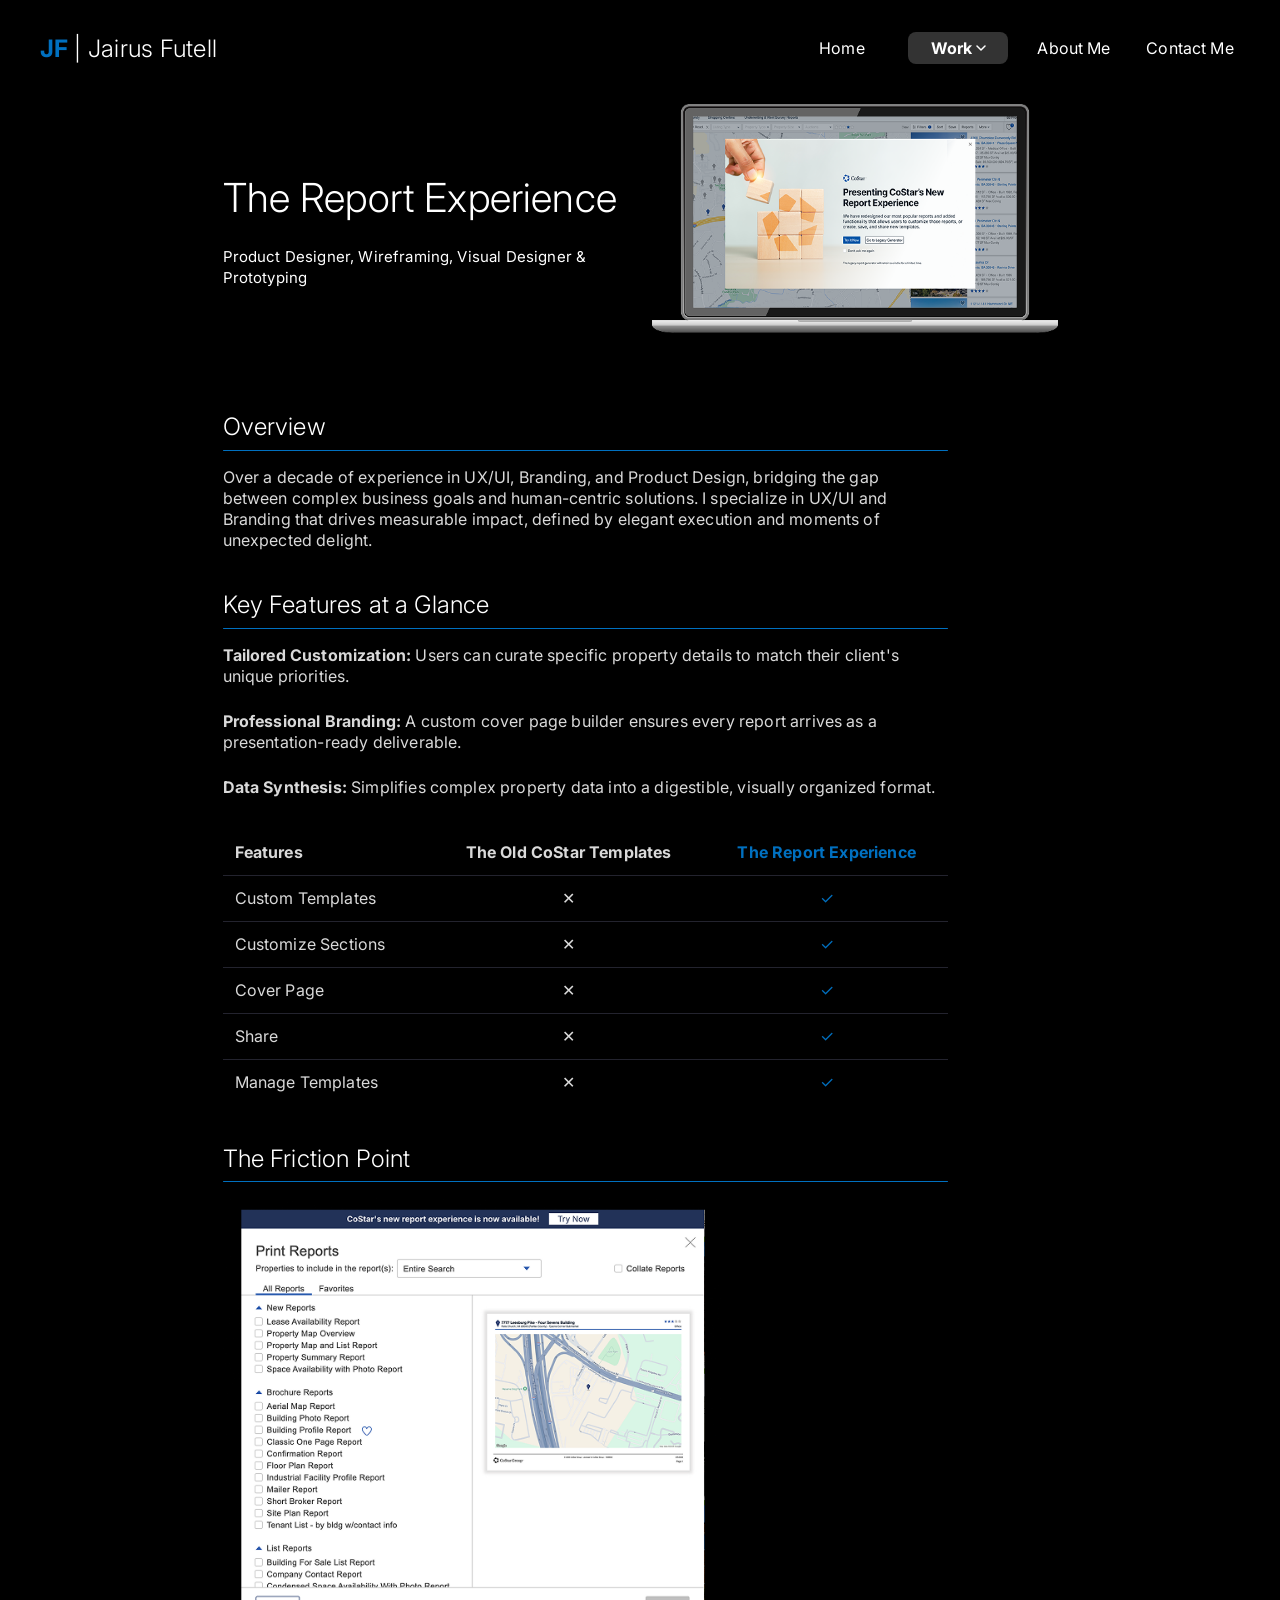
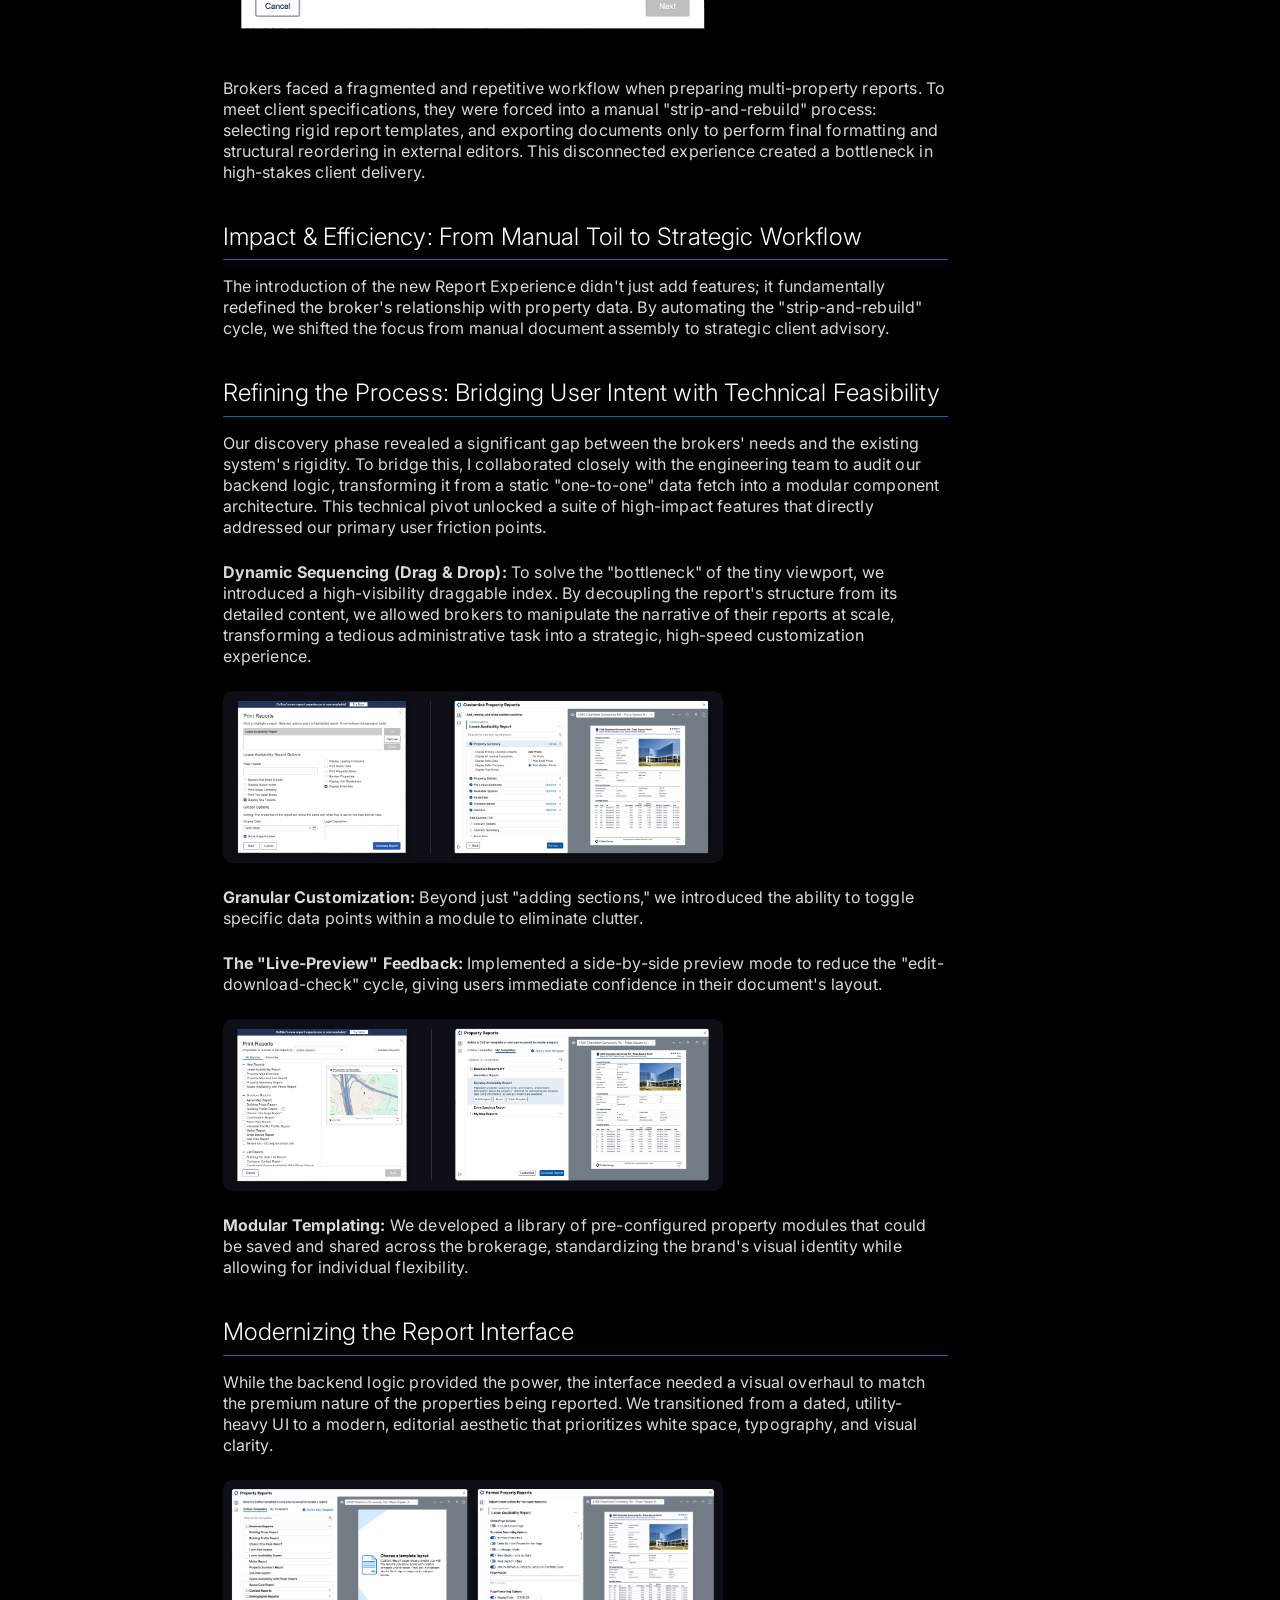
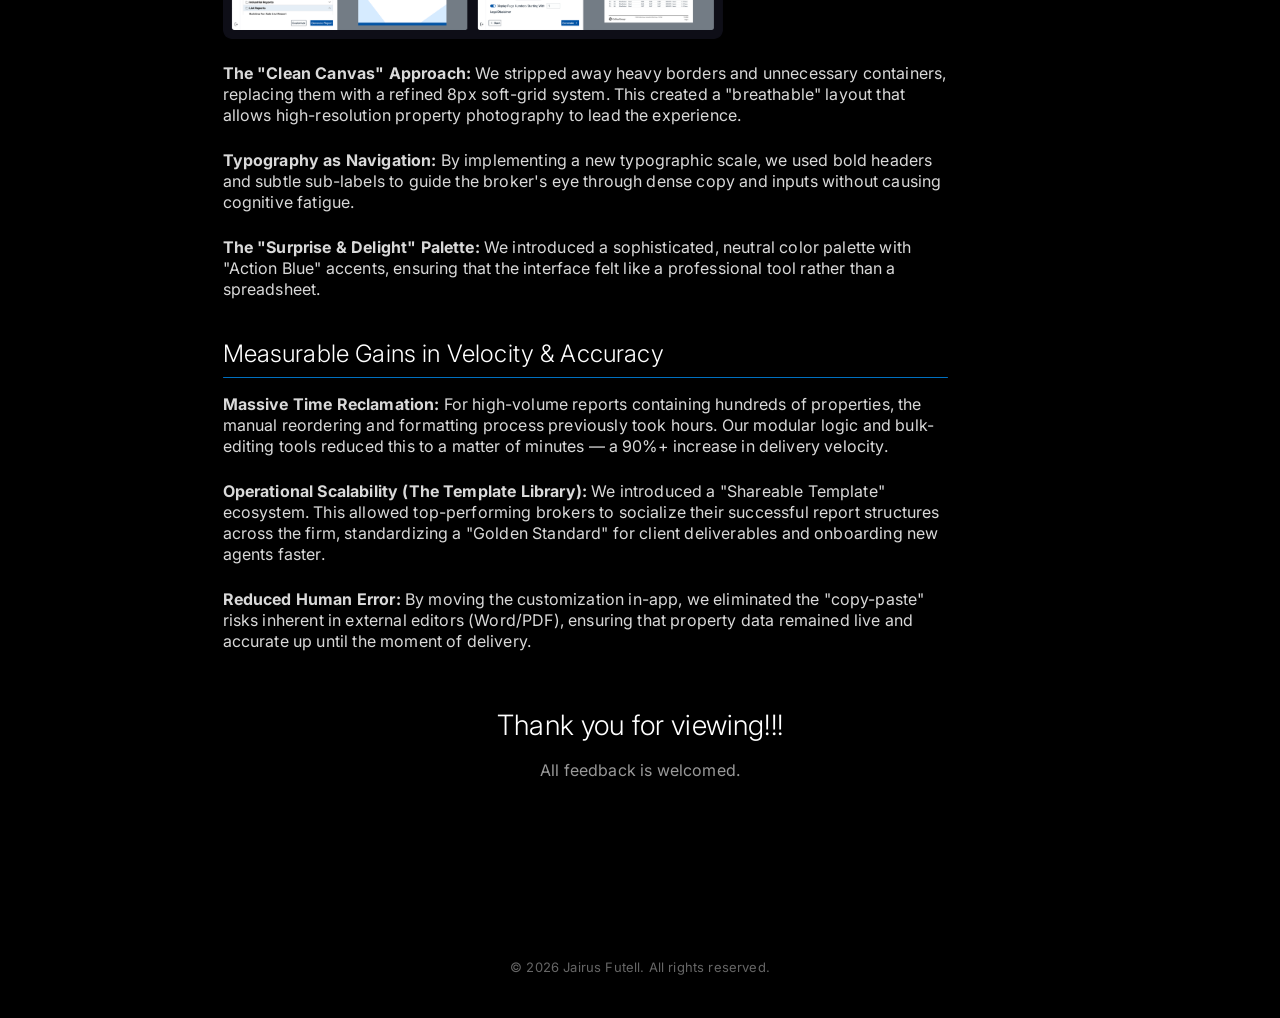
<file: website/work-costar.html>
<!DOCTYPE html>
<html lang="en">
<head>
<meta charset="UTF-8">
<meta name="viewport" content="width=device-width, initial-scale=1.0">
<title>The Report Experience — CoStar | Jairus Futell</title>
<link rel="preconnect" href="https://fonts.googleapis.com">
<link rel="preconnect" href="https://fonts.gstatic.com" crossorigin>
<link href="https://fonts.googleapis.com/css2?family=Inter:wght@300;400;700&display=swap" rel="stylesheet">
<link rel="stylesheet" href="assets/styles.css">
</head>
<body>

<header class="site-header">
  <a href="index.html" class="logo"><span class="jf">JF</span><span class="name">| Jairus Futell</span></a>
  <button class="nav-toggle-mobile" aria-label="Toggle menu">
    <svg width="24" height="24" viewBox="0 0 24 24" fill="none"><path d="M3 6h18M3 12h18M3 18h18" stroke="currentColor" stroke-width="2" stroke-linecap="round"/></svg>
  </button>
  <nav class="main-nav">
    <div class="nav-item"><a href="index.html" class="nav-link">Home</a></div>
    <div class="nav-item has-dropdown active">
      <button class="nav-trigger">Work <svg viewBox="0 0 10 6" fill="none"><path d="M1 1l4 4 4-4" stroke="currentColor" stroke-width="1.5" stroke-linecap="round" stroke-linejoin="round"/></svg></button>
      <div class="dropdown">
        <a href="work-costar.html">CoStar Case Study</a>
        <a href="work-carmax.html">CarMax Case Study</a>
      </div>
    </div>
    <div class="nav-item"><a href="about.html" class="nav-link">About Me</a></div>
    <div class="nav-item"><a href="contact.html" class="nav-link">Contact Me</a></div>
  </nav>
</header>

<main class="page-container">

  <div class="case-hero">
    <div>
      <h1 style="margin-top:24px;">The Report Experience</h1>
      <div class="meta-row" style="justify-content: flex-start;">
        <div>
          <div class="meta-value">Product Designer, Wireframing, Visual Designer &amp; Prototyping</div>
        </div>
      </div>
    </div>
    <img src="assets/costar/main-pic.png" alt="CoStar Report Experience laptop mockup">
  </div>

  <section class="case-section">
    <h2>Overview</h2>
    <div class="rule"></div>
    <div class="content">
      <p>Over a decade of experience in UX/UI, Branding, and Product Design, bridging the gap between complex business goals and human-centric solutions. I specialize in UX/UI and Branding that drives measurable impact, defined by elegant execution and moments of unexpected delight.</p>
    </div>
  </section>

  <section class="case-section">
    <h2>Key Features at a Glance</h2>
    <div class="rule"></div>
    <div class="content">
      <p><strong>Tailored Customization:</strong> Users can curate specific property details to match their client's unique priorities.</p>
      <p><strong>Professional Branding:</strong> A custom cover page builder ensures every report arrives as a presentation-ready deliverable.</p>
      <p><strong>Data Synthesis:</strong> Simplifies complex property data into a digestible, visually organized format.</p>

      <table style="width:100%; border-collapse: collapse; margin-top:8px;">
        <thead>
          <tr style="border-bottom:1px solid var(--gray-border);">
            <th style="text-align:left; padding:12px; font-weight:700;">Features</th>
            <th style="text-align:center; padding:12px; font-weight:700;">The Old CoStar Templates</th>
            <th style="text-align:center; padding:12px; font-weight:700; color:var(--blue);">The Report Experience</th>
          </tr>
        </thead>
        <tbody>
          <tr style="border-bottom:1px solid var(--gray-border);"><td style="padding:12px;">Custom Templates</td><td style="text-align:center;">✕</td><td style="text-align:center; color:var(--blue);">✓</td></tr>
          <tr style="border-bottom:1px solid var(--gray-border);"><td style="padding:12px;">Customize Sections</td><td style="text-align:center;">✕</td><td style="text-align:center; color:var(--blue);">✓</td></tr>
          <tr style="border-bottom:1px solid var(--gray-border);"><td style="padding:12px;">Cover Page</td><td style="text-align:center;">✕</td><td style="text-align:center; color:var(--blue);">✓</td></tr>
          <tr style="border-bottom:1px solid var(--gray-border);"><td style="padding:12px;">Share</td><td style="text-align:center;">✕</td><td style="text-align:center; color:var(--blue);">✓</td></tr>
          <tr><td style="padding:12px;">Manage Templates</td><td style="text-align:center;">✕</td><td style="text-align:center; color:var(--blue);">✓</td></tr>
        </tbody>
      </table>
    </div>
  </section>

  <section class="case-section">
    <h2>The Friction Point</h2>
    <div class="rule"></div>
    <div class="content">
      <div class="img-row">
        <img src="assets\costar\friction.png" alt="Print Reports legacy interface">
      </div>
      <p>Brokers faced a fragmented and repetitive workflow when preparing multi-property reports. To meet client specifications, they were forced into a manual "strip-and-rebuild" process: selecting rigid report templates, and exporting documents only to perform final formatting and structural reordering in external editors. This disconnected experience created a bottleneck in high-stakes client delivery.</p>
    </div>
  </section>

  <section class="case-section">
    <h2>Impact &amp; Efficiency: From Manual Toil to Strategic Workflow</h2>
    <div class="rule"></div>
    <div class="content">
      <p>The introduction of the new Report Experience didn't just add features; it fundamentally redefined the broker's relationship with property data. By automating the "strip-and-rebuild" cycle, we shifted the focus from manual document assembly to strategic client advisory.</p>
    </div>
  </section>

  <section class="case-section">
    <h2>Refining the Process: Bridging User Intent with Technical Feasibility</h2>
    <div class="rule"></div>
    <div class="content">
      <p>Our discovery phase revealed a significant gap between the brokers' needs and the existing system's rigidity. To bridge this, I collaborated closely with the engineering team to audit our backend logic, transforming it from a static "one-to-one" data fetch into a modular component architecture. This technical pivot unlocked a suite of high-impact features that directly addressed our primary user friction points.</p>

      <p><strong>Dynamic Sequencing (Drag &amp; Drop):</strong> To solve the "bottleneck" of the tiny viewport, we introduced a high-visibility draggable index. By decoupling the report's structure from its detailed content, we allowed brokers to manipulate the narrative of their reports at scale, transforming a tedious administrative task into a strategic, high-speed customization experience.</p>

      <div class="img-row">
        <img src="assets/costar/double-1.png" alt="Dynamic sequencing drag and drop interface">
      </div>

      <p><strong>Granular Customization:</strong> Beyond just "adding sections," we introduced the ability to toggle specific data points within a module to eliminate clutter.</p>

      <p><strong>The "Live-Preview" Feedback:</strong> Implemented a side-by-side preview mode to reduce the "edit-download-check" cycle, giving users immediate confidence in their document's layout.</p>

      <div class="img-row">
        <img src="assets/costar/double-2.png" alt="Live preview and property reports interface">
      </div>

      <p><strong>Modular Templating:</strong> We developed a library of pre-configured property modules that could be saved and shared across the brokerage, standardizing the brand's visual identity while allowing for individual flexibility.</p>
    </div>
  </section>

  <section class="case-section">
    <h2>Modernizing the Report Interface</h2>
    <div class="rule"></div>
    <div class="content">
      <p>While the backend logic provided the power, the interface needed a visual overhaul to match the premium nature of the properties being reported. We transitioned from a dated, utility-heavy UI to a modern, editorial aesthetic that prioritizes white space, typography, and visual clarity.</p>

      <div class="img-row">
        <img src="assets/costar/double-3.png" alt="Modernized report interface templates">
      </div>

      <p><strong>The "Clean Canvas" Approach:</strong> We stripped away heavy borders and unnecessary containers, replacing them with a refined 8px soft-grid system. This created a "breathable" layout that allows high-resolution property photography to lead the experience.</p>

      <p><strong>Typography as Navigation:</strong> By implementing a new typographic scale, we used bold headers and subtle sub-labels to guide the broker's eye through dense copy and inputs without causing cognitive fatigue.</p>

      <p><strong>The "Surprise &amp; Delight" Palette:</strong> We introduced a sophisticated, neutral color palette with "Action Blue" accents, ensuring that the interface felt like a professional tool rather than a spreadsheet.</p>
    </div>
  </section>

  <section class="case-section">
    <h2>Measurable Gains in Velocity &amp; Accuracy</h2>
    <div class="rule"></div>
    <div class="content">
      <p><strong>Massive Time Reclamation:</strong> For high-volume reports containing hundreds of properties, the manual reordering and formatting process previously took hours. Our modular logic and bulk-editing tools reduced this to a matter of minutes — a 90%+ increase in delivery velocity.</p>

      <p><strong>Operational Scalability (The Template Library):</strong> We introduced a "Shareable Template" ecosystem. This allowed top-performing brokers to socialize their successful report structures across the firm, standardizing a "Golden Standard" for client deliverables and onboarding new agents faster.</p>

      <p><strong>Reduced Human Error:</strong> By moving the customization in-app, we eliminated the "copy-paste" risks inherent in external editors (Word/PDF), ensuring that property data remained live and accurate up until the moment of delivery.</p>
    </div>
  </section>

  <section class="thanks">
    <h2>Thank you for viewing!!!</h2>
    <p>All feedback is welcomed.</p>
  </section>

</main>

<footer class="site-footer">© 2026 Jairus Futell. All rights reserved.</footer>

<script src="assets/script.js"></script>
</body>
</html>
</file>
<file: assets/styles.css>
/* ==========================================================================
   Jairus Futell — Portfolio Design System
   ========================================================================== */

:root {
  --black: #000000;
  --white: #FFFFFF;
  --blue: #0070C0;
  --gray: #0E0E17;
  --gray-border: #23232E;
  --space-1: 8px;
  --space-2: 16px;
  --space-3: 24px;
  --space-section: 40px;
}

* { box-sizing: border-box; }

html, body {
  margin: 0;
  padding: 0;
  background: var(--black);
  color: var(--white);
  font-family: 'Inter', -apple-system, BlinkMacSystemFont, 'Segoe UI', sans-serif;
  font-weight: 400;
  line-height: 21px;
  letter-spacing: 0.01em;
  -webkit-font-smoothing: antialiased;
}

a { color: inherit; text-decoration: none; }
ul { list-style: none; margin: 0; padding: 0; }
img { max-width: 100%; display: block; }
button { font-family: inherit; cursor: pointer; }

.page-container {
  max-width: 1280px;
  margin: 0 auto;
  padding: 0 40px 120px;
  display: grid; 
  justify-content: center;
}

br { display: block;  
  content: "";
  margin-top: 8px;
 }

/* ==========================================================================
   Header / Navigation
   ========================================================================== */

.site-header {
  display: flex;
  align-items: center;
  justify-content: space-between;
  max-width: 1280px;
  margin: 0 auto;
  padding: 32px 40px 0;
}

.logo {
  font-size: 24px;
  line-height: 21px;
  letter-spacing: 0.01em;
  display: flex;
  align-items: baseline;
  gap: 6px;
}

.logo .jf { font-weight: 700; color: var(--blue); }
.logo .name { font-weight: 300; color: var(--white); }

.main-nav {
  display: flex;
  align-items: center;
  gap: var(--space-2);
}

.nav-item {
  position: relative;
}

.nav-link, .nav-trigger {
  display: flex;
  align-items: center;
  justify-content: center;
  gap: 4px;
  width: 100px;
  height: 32px;
  border-radius: 8px;
  font-size: 16px;
  font-weight: 400;
  color: var(--white);
  background: transparent;
  border: none;
  white-space: nowrap;
  transition: background 0.15s ease;
}

.nav-link:hover, .nav-trigger:hover {
  background: rgba(253, 253, 252, 0.1);
}

.nav-item.active > .nav-link,
.nav-item.active > .nav-trigger {
  background: rgba(253, 253, 252, 0.2);
  font-weight: 700;
}

.nav-trigger svg {
  width: 10px;
  height: 10px;
  transition: transform 0.15s ease;
}

.nav-item.open .nav-trigger svg { transform: rotate(180deg); }

.dropdown {
  position: absolute;
  top: 40px;
  left: 50%;
  transform: translateX(-50%);
  min-width: 200px;
  background: var(--gray);
  border: 1px solid var(--gray-border);
  border-radius: 8px;
  padding: 8px;
  display: none;
  flex-direction: column;
  gap: 4px;
  z-index: 20;
}

.nav-item.open .dropdown { display: flex; }

.dropdown a {
  padding: 8px 12px;
  border-radius: 6px;
  font-size: 14px;
  color: var(--white);
  transition: background 0.15s ease;
}

.dropdown a:hover {
  background: var(--blue);
}

.nav-toggle-mobile {
  display: none;
  width: 32px;
  height: 32px;
  background: transparent;
  border: none;
  color: var(--white);
}

@media (max-width: 860px) {
  .main-nav {
    display: none;
    position: absolute;
    top: 80px;
    right: 40px;
    background: var(--gray);
    border: 1px solid var(--gray-border);
    border-radius: 8px;
    padding: 12px;
    flex-direction: column;
    align-items: flex-start;
    gap: 4px;
    z-index: 30;
  }
  .main-nav.mobile-open { display: flex; }
  .nav-toggle-mobile { display: flex; align-items: center; justify-content: center; }
  .nav-link, .nav-trigger { width: 160px; justify-content: flex-start; padding-left: 12px; }
  .dropdown { position: static; transform: none; margin-top: 4px; }
}

/* ==========================================================================
   Hero
   ========================================================================== */

.hero {
  padding: 96px 0 var(--space-section);
  text-align: center;
}

.hero h1 {
  font-size: 32px;
  font-weight: 300;
  line-height: 40px;
  letter-spacing: 0.01em;
  max-width: 900px;
  margin: 0 auto;
}

.hero h1 strong { font-weight: 400; color: var(--white); }

/* ==========================================================================
   Home — Project Cards
   ========================================================================== */

.card-grid {
  display: grid;
  grid-template-columns: repeat(3, 1fr);
  gap: var(--space-3);
}

@media (max-width: 960px) {
  .card-grid { grid-template-columns: 1fr; }
}

.project-card {
  background: var(--gray);
  border: 1px solid var(--gray-border);
  border-radius: 12px;
  padding: 24px;
  display: flex;
  flex-direction: column;
}

.project-card .card-title {
  font-size: 22px;
  font-weight: 700;
  color: var(--blue);
}

.project-card .card-year {
  margin-top: 8px;
  font-size: 14px;
  color: rgba(255,255,255,0.6);
}

.project-card .card-role {
  margin-top: 16px;
  font-size: 16px;
  font-weight: 700;
}

.project-card .card-copy {
  margin-top: 16px;
  height: 124px;
  font-size: 14px;
  color: rgba(255,255,255,0.85);
  overflow: hidden;
}

.project-card .card-btn {
  margin-top: 16px;
  width: 287px;
  max-width: 100%;
  height: 56px;
  border-radius: 8px;
  border: 1px solid var(--white);
  background: transparent;
  color: var(--white);
  font-size: 16px;
  font-weight: 400;
  text-align: center;
  display: flex;
  align-items: center;
  justify-content: center;
  transition: background 0.15s ease, color 0.15s ease;
}

.project-card .card-btn:hover {
  background: var(--blue);
  border-color: var(--blue);
}

.project-card .card-btn[disabled] {
  color: rgba(255,255,255,0.35);
  border-color: rgba(255,255,255,0.2);
  cursor: not-allowed;
  background: transparent;
}

/* ==========================================================================
   Case Study Pages
   ========================================================================== */

.case-hero {
  display: grid;
  grid-template-columns: 1fr 1fr;
  gap: var(--space-3);
  align-items: center;
  width: 100%;
  max-width: 835px;
  padding: 40px 0 var(--space-section);
  align-items: center;
  margin: auto 0;
}

@media (max-width: 860px) {
  .case-hero { grid-template-columns: 1fr; }
}

.case-hero .timeframe {
  text-align: right;
  font-size: 14px;
  color: rgba(255,255,255,0.6);
  margin-bottom: 16px;
}

.case-hero h1 {
  font-size: 40px;
  font-weight: 300;
  line-height: 1.2;
  margin: 0 0 24px;
}

.case-hero .meta-row {
  display: flex;
  gap: 40px;
  margin-top: 24px;
}

.case-hero .meta-label {
  font-size: 14px;
  color: var(--blue);
  margin-bottom: 8px;
}

.case-hero .meta-value {
  font-size: 15px;
}

.case-section {
  padding-top: var(--space-section);
  justify-content: center;
  margin: auto 0;
  width: 100%;
  max-width: 725px;

}

.case-section h2 {
  font-size: 24px;
  font-weight: 300;
  width: 100%;
  max-width: 725px;
  margin: 0 0 8px;
  line-height: 1.2;
}

.case-section .rule {
  height: 1px;
  background: var(--blue);
  border-radius: 2px;
  margin-top: 8px;
  margin-bottom: 16px;
}

.case-section .content {
  display: flex;
  flex-direction: column;
  gap: 24px;
  font-size: 16px;
  width: 100%;
  max-width: 725px;
  color: rgba(255,255,255,0.85);
}


.case-section .content p { margin: 0; max-width: 725px; width: 100%; }


.case-section .content img,
.case-section .content .img-row img {
  border-radius: 8px;
}

.img-row-column {
  display: flex;
  flex-direction: row;
  gap: 24px;
  margin-top: 40px;
}

.img-row-column img {
  width: 100%;
  max-width: 254px;
  object-fit: cover;
  object-position: center;
}

.img-row-column p {
  align-content: center;
  max-width: 375px;
  width: 100%;
}

.img-row {
  display: flex;
  gap: 24px;
  max-width: 500px;
  align-items: center;
  justify-content: center;
}

.img-row img { flex: 1 1 260px; width: 100%; }

.rb {width: 100%; max-width: 416px; }


.stat-row {
  display: flex;
  gap: 80px;
  width: 350px;
}

.stat {
  min-width: 140px;
  display: grid;
  grid-auto-flow: column;
  align-items: center;
  margin-bottom: 24px;
}

.stat .num {
  font-size: 24px;
  font-weight:300;
  color: var(--white);
  background: var(--gray);
  width: 64px;
  height: 64px;
  border-radius: 50%;
  display: grid;
  justify-content: center;
  grid-auto-flow: row;
  align-content: center;
  margin-right: 16px;
}


.stat .label {
  font-size: 14px;
  font-weight: 700;
  color: rgba(255,255,255,0.7);
  margin-top: 8px;
  width: 250px;
}

.thanks {
  text-align: center;
  padding: var(--space-section) 0 0;
}

.thanks h2 { font-size: 28px; font-weight: 300; }
.thanks p { color: rgba(255,255,255,0.6); }

/* ==========================================================================
   About Me Page
   ========================================================================== */

.toggle-wrap {
  display: flex;
  justify-content: center;
  padding: 40px 0;
}

.toggle {
  position: relative;
  width: 370px;
  height: 35px;
  background: var(--gray);
  border: 1px solid var(--gray-border);
  border-radius: 64px;
  display: flex;
  padding: 2px;
}

.toggle-option {
  flex: 1;
  border: none;
  background: transparent;
  color: rgba(255,255,255,0.6);
  font-size: 14px;
  font-weight: 400;
  border-radius: 64px;
  z-index: 2;
  transition: color 0.2s ease;
}

.toggle-option.active {
  color: var(--white);
  font-weight: 700;
}

.toggle-highlight {
  position: absolute;
  top: 2px;
  left: 2px;
  width: calc(50% - 2px);
  height: calc(100% - 4px);
  background: var(--blue);
  border-radius: 64px;
  transition: transform 0.25s ease;
  z-index: 1;
}

.toggle[data-active="1"] .toggle-highlight {
  transform: translateX(calc(100% + 0px));
}

.page-title-block {
  margin-bottom: var(--space-section);
  width: 100%;
  max-width: 838px;
  margin: 0 auto;
  padding-bottom: 24px;
}

.page-title-block h1 {
  font-size: 32px;
  font-weight: 300;
  margin: 0 0 16px;
}

.page-title-block .rule {
  width: 64px;
  height: 4px;
  background: var(--blue);
  border-radius: 2px;
 
}

.about-grid {
  display: grid;
  grid-template-columns: 200px 1fr;
  gap: 40px;
  width: 838px;
  margin: 0 auto;

}

@media (max-width: 760px) {
  .about-grid { grid-template-columns: 1fr; }
}

.about-photo {
  background: var(--gray);
  border: 1px solid var(--gray-border);
  border-radius: 12px;
  padding: 16px;

}

.about-photo img {
  border-radius: 8px;
  filter: grayscale(1);
  justify-content: center;
}

.about-icons {
  display: flex;
  gap: 8px;
  margin-top: 16px;
  justify-content: center;
}

.about-icons span {
  width: 32px;
  height: 32px;
  border-radius: 50%;
  background: #000000;
  display: flex;
  align-items: center;
  justify-content: center;
  font-size: 16px;
}

.about-copy h2 {
  font-size: 20px;
  font-weight: 300;
  color: var(--blue);
  margin: 0 0 16px;
}

.about-copy .block + .block { margin-top: var(--space-section); }

.about-copy p { margin: 0 0 16px; color: rgba(255,255,255,0.85); font-size: 16px; }
.about-copy p:last-child { margin-bottom: 0; }

/* ==========================================================================
   Work Experience (timeline within About)
   ========================================================================== */

.job {
  margin-bottom: var(--space-section);
  width: 838px;
  justify-content: center;
  margin: auto;
  padding-bottom: 40px;
}

.job h2 {
  font-size: 22px;
  font-weight: 400;
  margin: 0 0 8px;
}

.job .dates {
  color: var(--blue);
  font-weight: 700;
  font-size: 14px;
  margin-bottom: 16px;
}

.job ul {
  display: flex;
  flex-direction: column;
  gap: 8px;
}

.job li {
  font-size: 15px;
  color: rgba(255,255,255,0.85);
  padding-left: 16px;
  position: relative;
}

.job li::before {
  content: "";
  position: absolute;
  left: 0;
  top: 9px;
  width: 5px;
  height: 5px;
  border-radius: 50%;
  background: var(--blue);
}

.job li.sub {
  padding-left: 32px;
  font-size: 14px;
  color: rgba(255,255,255,0.7);
}
.job li.sub::before { left: 16px; width: 4px; height: 4px; }

/* ==========================================================================
   Contact Page
   ========================================================================== */

.contact-wrap {
  max-width: 725px;
  margin: 0 auto;
  padding: 40px 0;
}

.contact-wrap h1 {
  font-size: 32px;
  font-weight: 300;
}

.contact-wrap .rule {
  width: 64px;
  height: 4px;
  background: var(--blue);
  border-radius: 2px;
}

.contact-wrap p {
  color: rgba(255,255,255,0.75);
  margin-bottom: var(--space-section);
}

.contact-methods {
  display: flex;
  flex-direction: column;
  gap: 16px;
  align-items: center;
}

.contact-method {
  width: 100%;
  max-width: 400px;
  padding: 16px 24px;
  background: var(--gray);
  border: 1px solid var(--gray-border);
  border-radius: 8px;
  display: flex;
  align-items: center;
  justify-content: center;
  transition: border-color 0.15s ease;
}

.contact-method:hover { border-color: var(--blue); }

.contact-method .label { color: rgba(255,255,255,0.6); font-size: 14px; }
.contact-method .value { font-weight: 700; }

footer.site-footer {
  text-align: center;
  padding: 40px;
  color: rgba(255,255,255,0.4);
  font-size: 13px;
}
</file>
<file: website/assets/styles.css>
/* ==========================================================================
   Jairus Futell — Portfolio Design System
   ========================================================================== */

:root {
  --black: #000000;
  --white: #FFFFFF;
  --blue: #0070C0;
  --gray: #0E0E17;
  --gray-border: #23232E;
  --space-1: 8px;
  --space-2: 16px;
  --space-3: 24px;
  --space-section: 40px;
}

* { box-sizing: border-box; }

html, body {
  margin: 0;
  padding: 0;
  background: var(--black);
  color: var(--white);
  font-family: 'Inter', -apple-system, BlinkMacSystemFont, 'Segoe UI', sans-serif;
  font-weight: 400;
  line-height: 21px;
  letter-spacing: 0.01em;
  -webkit-font-smoothing: antialiased;
}

a { color: inherit; text-decoration: none; }
ul { list-style: none; margin: 0; padding: 0; }
img { max-width: 100%; display: block; }
button { font-family: inherit; cursor: pointer; }

.page-container {
  max-width: 1280px;
  margin: 0 auto;
  padding: 0 40px 120px;
  display: grid; 
  justify-content: center;
}

br { display: block;  
  content: "";
  margin-top: 8px;
 }

/* ==========================================================================
   Header / Navigation
   ========================================================================== */

.site-header {
  display: flex;
  align-items: center;
  justify-content: space-between;
  max-width: 1280px;
  margin: 0 auto;
  padding: 32px 40px 0;
}

.logo {
  font-size: 24px;
  line-height: 21px;
  letter-spacing: 0.01em;
  display: flex;
  align-items: baseline;
  gap: 6px;
}

.logo .jf { font-weight: 700; color: var(--blue); }
.logo .name { font-weight: 300; color: var(--white); }

.main-nav {
  display: flex;
  align-items: center;
  gap: var(--space-2);
}

.nav-item {
  position: relative;
}

.nav-link, .nav-trigger {
  display: flex;
  align-items: center;
  justify-content: center;
  gap: 4px;
  width: 100px;
  height: 32px;
  border-radius: 8px;
  font-size: 16px;
  font-weight: 400;
  color: var(--white);
  background: transparent;
  border: none;
  white-space: nowrap;
  transition: background 0.15s ease;
}

.nav-link:hover, .nav-trigger:hover {
  background: rgba(253, 253, 252, 0.1);
}

.nav-item.active > .nav-link,
.nav-item.active > .nav-trigger {
  background: rgba(253, 253, 252, 0.2);
  font-weight: 700;
}

.nav-trigger svg {
  width: 10px;
  height: 10px;
  transition: transform 0.15s ease;
}

.nav-item.open .nav-trigger svg { transform: rotate(180deg); }

.dropdown {
  position: absolute;
  top: 40px;
  left: 50%;
  transform: translateX(-50%);
  min-width: 200px;
  background: var(--gray);
  border: 1px solid var(--gray-border);
  border-radius: 8px;
  padding: 8px;
  display: none;
  flex-direction: column;
  gap: 4px;
  z-index: 20;
}

.nav-item.open .dropdown { display: flex; }

.dropdown a {
  padding: 8px 12px;
  border-radius: 6px;
  font-size: 14px;
  color: var(--white);
  transition: background 0.15s ease;
}

.dropdown a:hover {
  background: var(--blue);
}

.nav-toggle-mobile {
  display: none;
  width: 32px;
  height: 32px;
  background: transparent;
  border: none;
  color: var(--white);
}

@media (max-width: 860px) {
  .main-nav {
    display: none;
    position: absolute;
    top: 80px;
    right: 40px;
    background: var(--gray);
    border: 1px solid var(--gray-border);
    border-radius: 8px;
    padding: 12px;
    flex-direction: column;
    align-items: flex-start;
    gap: 4px;
    z-index: 30;
  }
  .main-nav.mobile-open { display: flex; }
  .nav-toggle-mobile { display: flex; align-items: center; justify-content: center; }
  .nav-link, .nav-trigger { width: 160px; justify-content: flex-start; padding-left: 12px; }
  .dropdown { position: static; transform: none; margin-top: 4px; }
}

/* ==========================================================================
   Hero
   ========================================================================== */

.hero {
  padding: 96px 0 var(--space-section);
  text-align: center;
}

.hero h1 {
  font-size: 32px;
  font-weight: 300;
  line-height: 40px;
  letter-spacing: 0.01em;
  max-width: 900px;
  margin: 0 auto;
}

.hero h1 strong { font-weight: 400; color: var(--white); }

/* ==========================================================================
   Home — Project Cards
   ========================================================================== */

.card-grid {
  display: grid;
  grid-template-columns: repeat(3, 1fr);
  gap: var(--space-3);
}

@media (max-width: 960px) {
  .card-grid { grid-template-columns: 1fr; }
}

.project-card {
  background: var(--gray);
  border: 1px solid var(--gray-border);
  border-radius: 12px;
  padding: 24px;
  display: flex;
  flex-direction: column;
}

.project-card .card-title {
  font-size: 22px;
  font-weight: 700;
  color: var(--blue);
}

.project-card .card-year {
  margin-top: 8px;
  font-size: 14px;
  color: rgba(255,255,255,0.6);
}

.project-card .card-role {
  margin-top: 16px;
  font-size: 16px;
  font-weight: 700;
}

.project-card .card-copy {
  margin-top: 16px;
  height: 124px;
  font-size: 14px;
  color: rgba(255,255,255,0.85);
  overflow: hidden;
}

.project-card .card-btn {
  margin-top: 16px;
  width: 287px;
  max-width: 100%;
  height: 56px;
  border-radius: 8px;
  border: 1px solid var(--white);
  background: transparent;
  color: var(--white);
  font-size: 16px;
  font-weight: 400;
  text-align: center;
  display: flex;
  align-items: center;
  justify-content: center;
  transition: background 0.15s ease, color 0.15s ease;
}

.project-card .card-btn:hover {
  background: var(--blue);
  border-color: var(--blue);
}

.project-card .card-btn[disabled] {
  color: rgba(255,255,255,0.35);
  border-color: rgba(255,255,255,0.2);
  cursor: not-allowed;
  background: transparent;
}

/* ==========================================================================
   Case Study Pages
   ========================================================================== */

.case-hero {
  display: grid;
  grid-template-columns: 1fr 1fr;
  gap: var(--space-3);
  align-items: center;
  width: 100%;
  max-width: 835px;
  padding: 40px 0 var(--space-section);
  align-items: center;
  margin: auto 0;
}

@media (max-width: 860px) {
  .case-hero { grid-template-columns: 1fr; }
}

.case-hero .timeframe {
  text-align: right;
  font-size: 14px;
  color: rgba(255,255,255,0.6);
  margin-bottom: 16px;
}

.case-hero h1 {
  font-size: 40px;
  font-weight: 300;
  line-height: 1.2;
  margin: 0 0 24px;
}

.case-hero .meta-row {
  display: flex;
  gap: 40px;
  margin-top: 24px;
}

.case-hero .meta-label {
  font-size: 14px;
  color: var(--blue);
  margin-bottom: 8px;
}

.case-hero .meta-value {
  font-size: 15px;
}

.case-section {
  padding-top: var(--space-section);
  justify-content: center;
  margin: auto 0;
  width: 100%;
  max-width: 725px;

}

.case-section h2 {
  font-size: 24px;
  font-weight: 300;
  width: 100%;
  max-width: 725px;
  margin: 0 0 8px;
  line-height: 1.2;
}

.case-section .rule {
  height: 1px;
  background: var(--blue);
  border-radius: 2px;
  margin-top: 8px;
  margin-bottom: 16px;
}

.case-section .content {
  display: flex;
  flex-direction: column;
  gap: 24px;
  font-size: 16px;
  width: 100%;
  max-width: 725px;
  color: rgba(255,255,255,0.85);
}


.case-section .content p { margin: 0; max-width: 725px; width: 100%; }


.case-section .content img,
.case-section .content .img-row img {
  border-radius: 8px;
}

.img-row-column {
  display: flex;
  flex-direction: row;
  gap: 24px;
  margin-top: 40px;
}

.img-row-column img {
  width: 100%;
  max-width: 254px;
  object-fit: cover;
  object-position: center;
}

.img-row-column p {
  align-content: center;
  max-width: 375px;
  width: 100%;
}

.img-row {
  display: flex;
  gap: 24px;
  max-width: 500px;
  align-items: center;
  justify-content: center;
}

.img-row img { flex: 1 1 260px; width: 100%; }

.rb {width: 100%; max-width: 416px; }


.stat-row {
  display: flex;
  gap: 80px;
  width: 350px;
}

.stat {
  min-width: 140px;
  display: grid;
  grid-auto-flow: column;
  align-items: center;
  margin-bottom: 24px;
}

.stat .num {
  font-size: 24px;
  font-weight:300;
  color: var(--white);
  background: var(--gray);
  width: 64px;
  height: 64px;
  border-radius: 50%;
  display: grid;
  justify-content: center;
  grid-auto-flow: row;
  align-content: center;
  margin-right: 16px;
}


.stat .label {
  font-size: 14px;
  font-weight: 700;
  color: rgba(255,255,255,0.7);
  margin-top: 8px;
  width: 250px;
}

.thanks {
  text-align: center;
  padding: var(--space-section) 0 0;
}

.thanks h2 { font-size: 28px; font-weight: 300; }
.thanks p { color: rgba(255,255,255,0.6); }

/* ==========================================================================
   About Me Page
   ========================================================================== */

.toggle-wrap {
  display: flex;
  justify-content: center;
  padding: 40px 0;
}

.toggle {
  position: relative;
  width: 370px;
  height: 35px;
  background: var(--gray);
  border: 1px solid var(--gray-border);
  border-radius: 64px;
  display: flex;
  padding: 2px;
}

.toggle-option {
  flex: 1;
  border: none;
  background: transparent;
  color: rgba(255,255,255,0.6);
  font-size: 14px;
  font-weight: 400;
  border-radius: 64px;
  z-index: 2;
  transition: color 0.2s ease;
}

.toggle-option.active {
  color: var(--white);
  font-weight: 700;
}

.toggle-highlight {
  position: absolute;
  top: 2px;
  left: 2px;
  width: calc(50% - 2px);
  height: calc(100% - 4px);
  background: var(--blue);
  border-radius: 64px;
  transition: transform 0.25s ease;
  z-index: 1;
}

.toggle[data-active="1"] .toggle-highlight {
  transform: translateX(calc(100% + 0px));
}

.page-title-block {
  margin-bottom: var(--space-section);
  width: 100%;
  max-width: 838px;
  margin: 0 auto;
  padding-bottom: 24px;
}

.page-title-block h1 {
  font-size: 32px;
  font-weight: 300;
  margin: 0 0 16px;
}

.page-title-block .rule {
  width: 64px;
  height: 4px;
  background: var(--blue);
  border-radius: 2px;
 
}

.about-grid {
  display: grid;
  grid-template-columns: 200px 1fr;
  gap: 40px;
  width: 838px;
  margin: 0 auto;

}

@media (max-width: 760px) {
  .about-grid { grid-template-columns: 1fr; }
}

.about-photo {
  background: var(--gray);
  border: 1px solid var(--gray-border);
  border-radius: 12px;
  padding: 16px;

}

.about-photo img {
  border-radius: 8px;
  filter: grayscale(1);
  justify-content: center;
}

.about-icons {
  display: flex;
  gap: 8px;
  margin-top: 16px;
  justify-content: center;
}

.about-icons span {
  width: 32px;
  height: 32px;
  border-radius: 50%;
  background: #000000;
  display: flex;
  align-items: center;
  justify-content: center;
  font-size: 16px;
}

.about-copy h2 {
  font-size: 20px;
  font-weight: 300;
  color: var(--blue);
  margin: 0 0 16px;
}

.about-copy .block + .block { margin-top: var(--space-section); }

.about-copy p { margin: 0 0 16px; color: rgba(255,255,255,0.85); font-size: 16px; }
.about-copy p:last-child { margin-bottom: 0; }

/* ==========================================================================
   Work Experience (timeline within About)
   ========================================================================== */

.job {
  margin-bottom: var(--space-section);
  width: 838px;
  justify-content: center;
  margin: auto;
  padding-bottom: 40px;
}

.job h2 {
  font-size: 22px;
  font-weight: 400;
  margin: 0 0 8px;
}

.job .dates {
  color: var(--blue);
  font-weight: 700;
  font-size: 14px;
  margin-bottom: 16px;
}

.job ul {
  display: flex;
  flex-direction: column;
  gap: 8px;
}

.job li {
  font-size: 15px;
  color: rgba(255,255,255,0.85);
  padding-left: 16px;
  position: relative;
}

.job li::before {
  content: "";
  position: absolute;
  left: 0;
  top: 9px;
  width: 5px;
  height: 5px;
  border-radius: 50%;
  background: var(--blue);
}

.job li.sub {
  padding-left: 32px;
  font-size: 14px;
  color: rgba(255,255,255,0.7);
}
.job li.sub::before { left: 16px; width: 4px; height: 4px; }

/* ==========================================================================
   Contact Page
   ========================================================================== */

.contact-wrap {
  max-width: 725px;
  margin: 0 auto;
  padding: 40px 0;
}

.contact-wrap h1 {
  font-size: 32px;
  font-weight: 300;
}

.contact-wrap .rule {
  width: 64px;
  height: 4px;
  background: var(--blue);
  border-radius: 2px;
}

.contact-wrap p {
  color: rgba(255,255,255,0.75);
  margin-bottom: var(--space-section);
}

.contact-methods {
  display: flex;
  flex-direction: column;
  gap: 16px;
  align-items: center;
}

.contact-method {
  width: 100%;
  max-width: 400px;
  padding: 16px 24px;
  background: var(--gray);
  border: 1px solid var(--gray-border);
  border-radius: 8px;
  display: flex;
  align-items: center;
  justify-content: center;
  transition: border-color 0.15s ease;
}

.contact-method:hover { border-color: var(--blue); }

.contact-method .label { color: rgba(255,255,255,0.6); font-size: 14px; }
.contact-method .value { font-weight: 700; }

footer.site-footer {
  text-align: center;
  padding: 40px;
  color: rgba(255,255,255,0.4);
  font-size: 13px;
}
</file>
